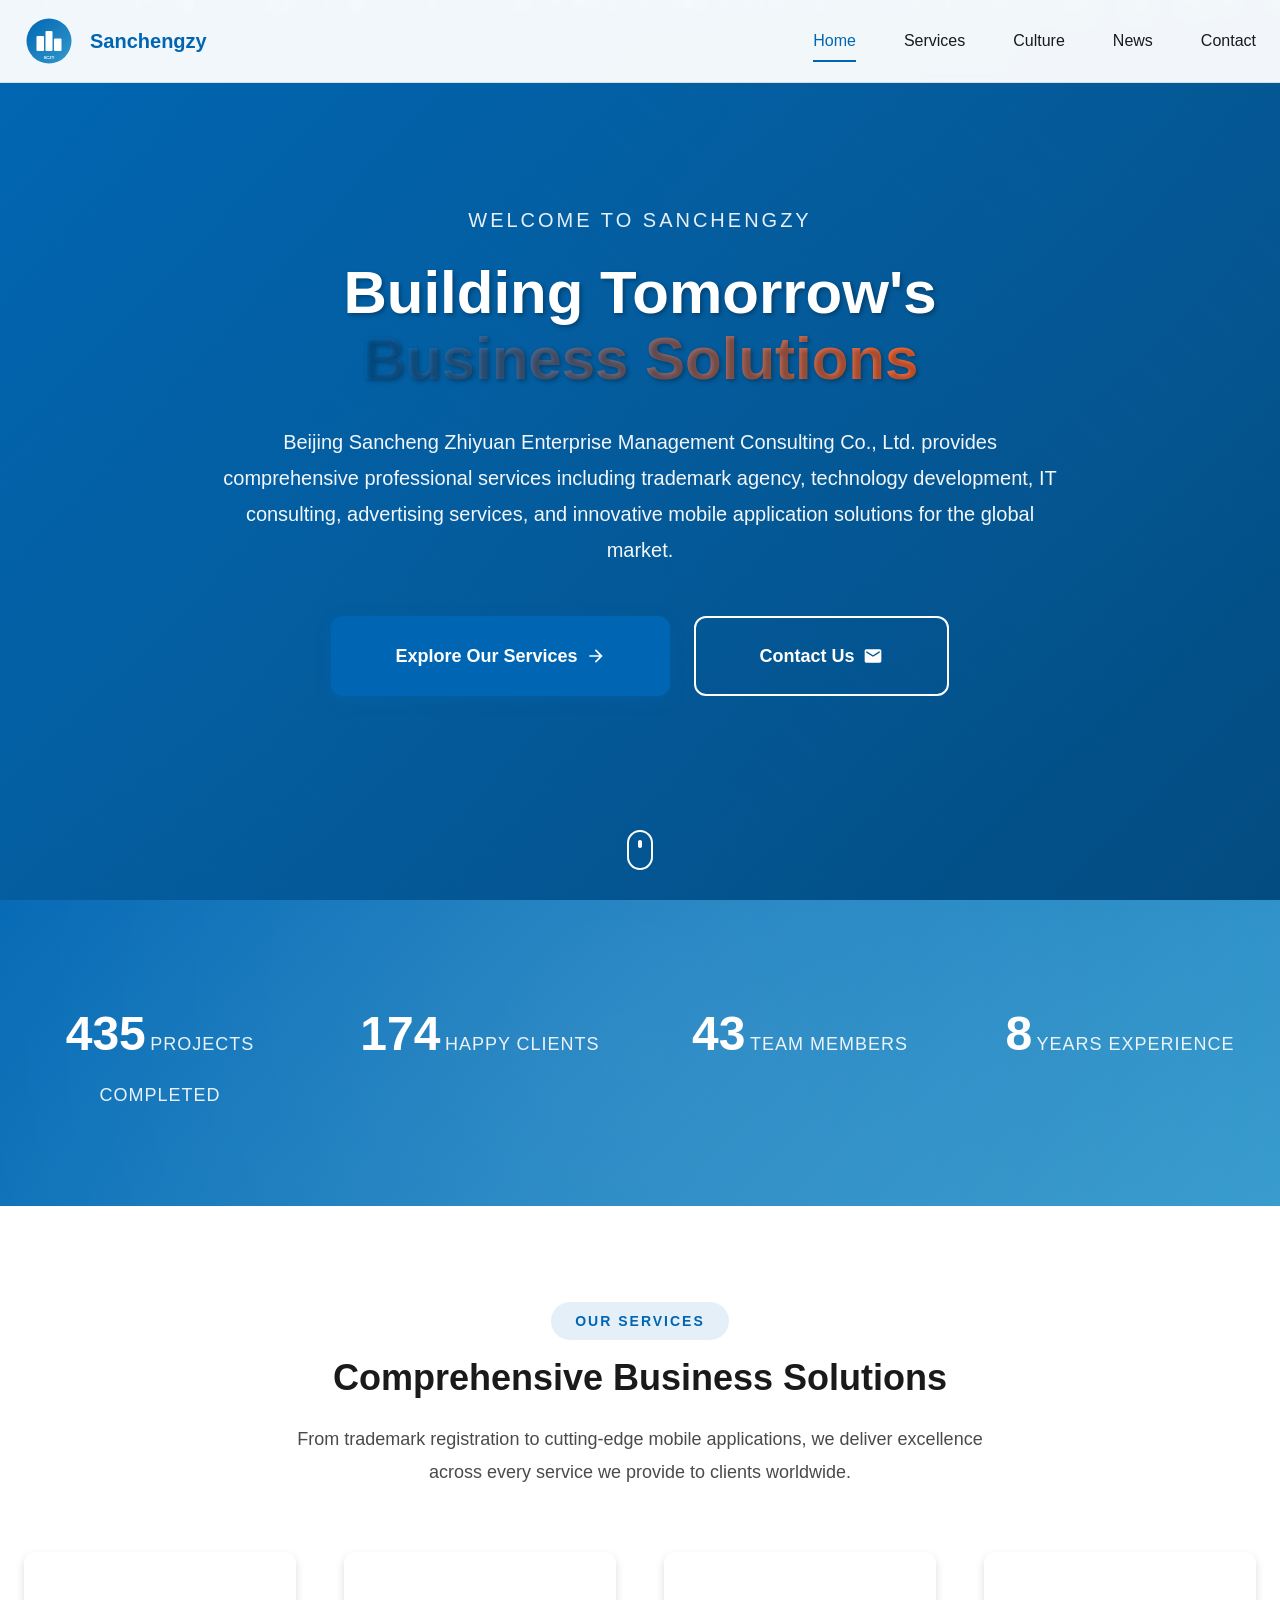
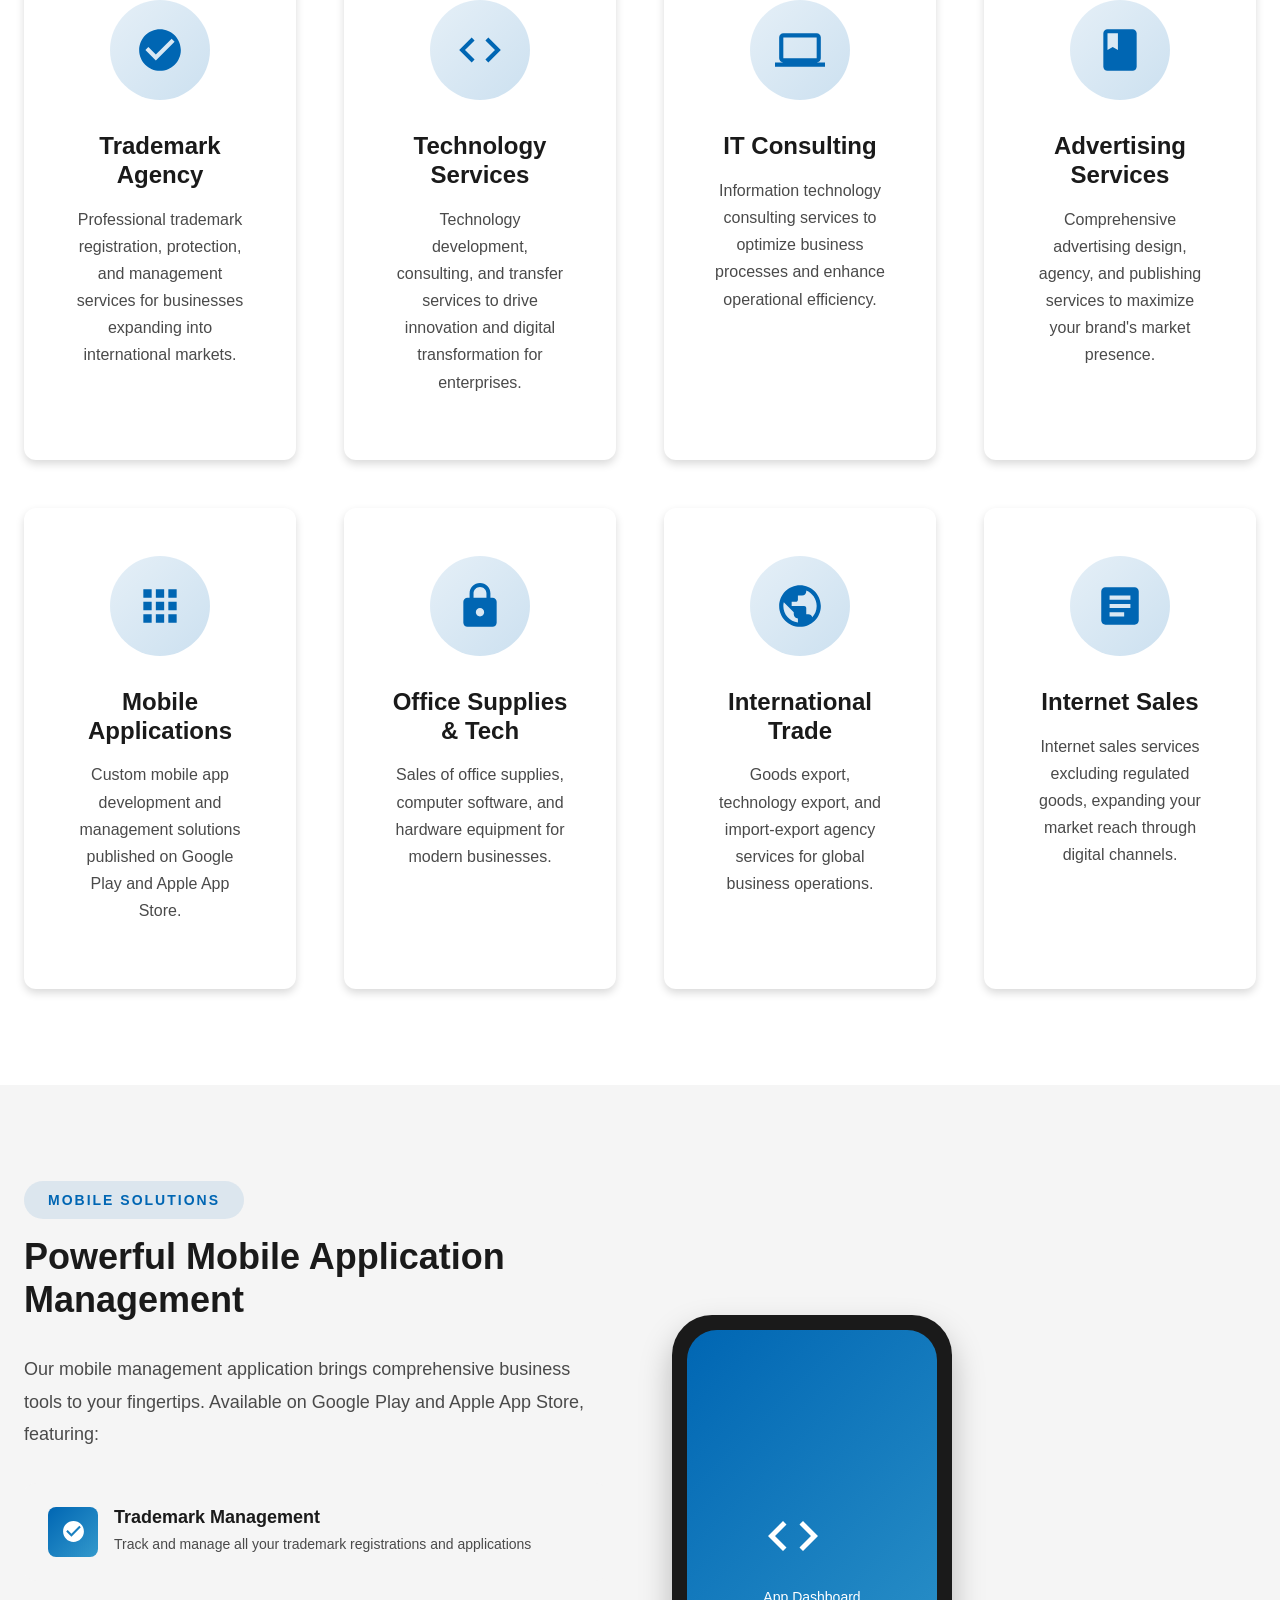
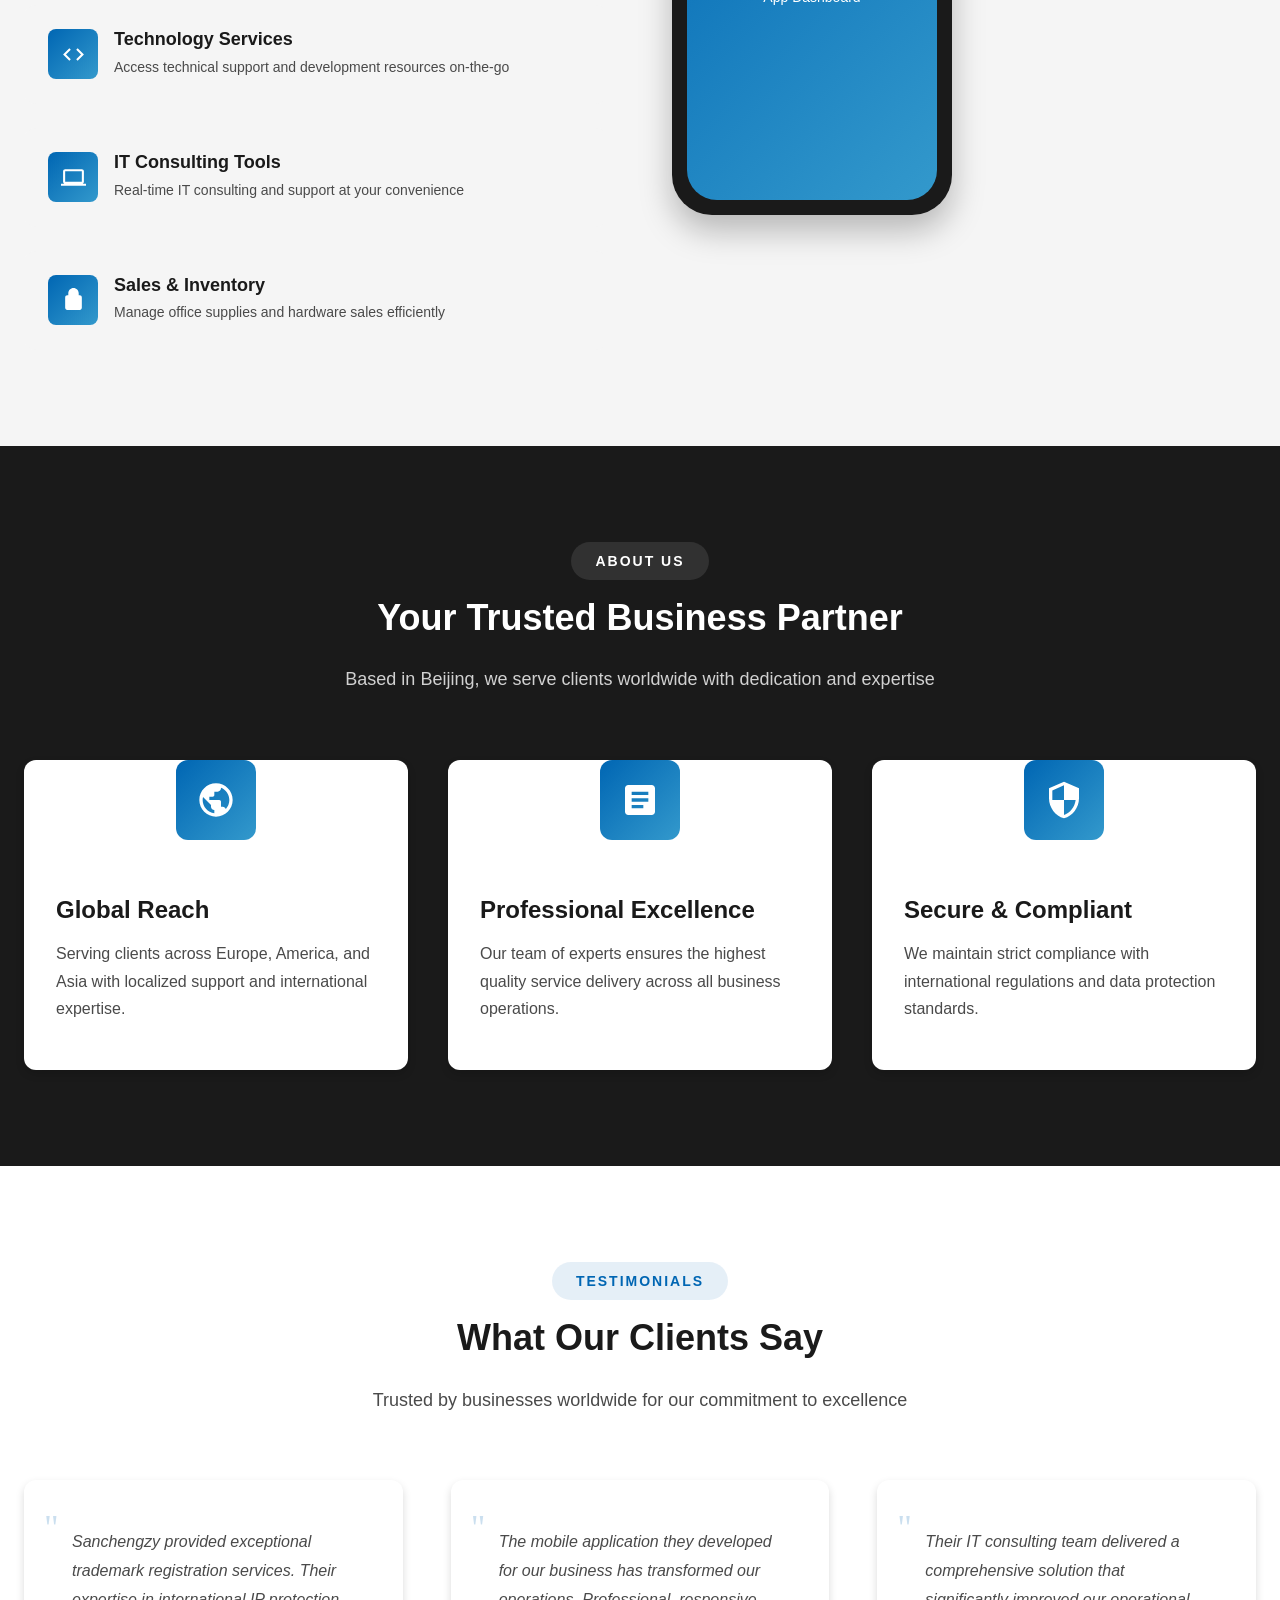
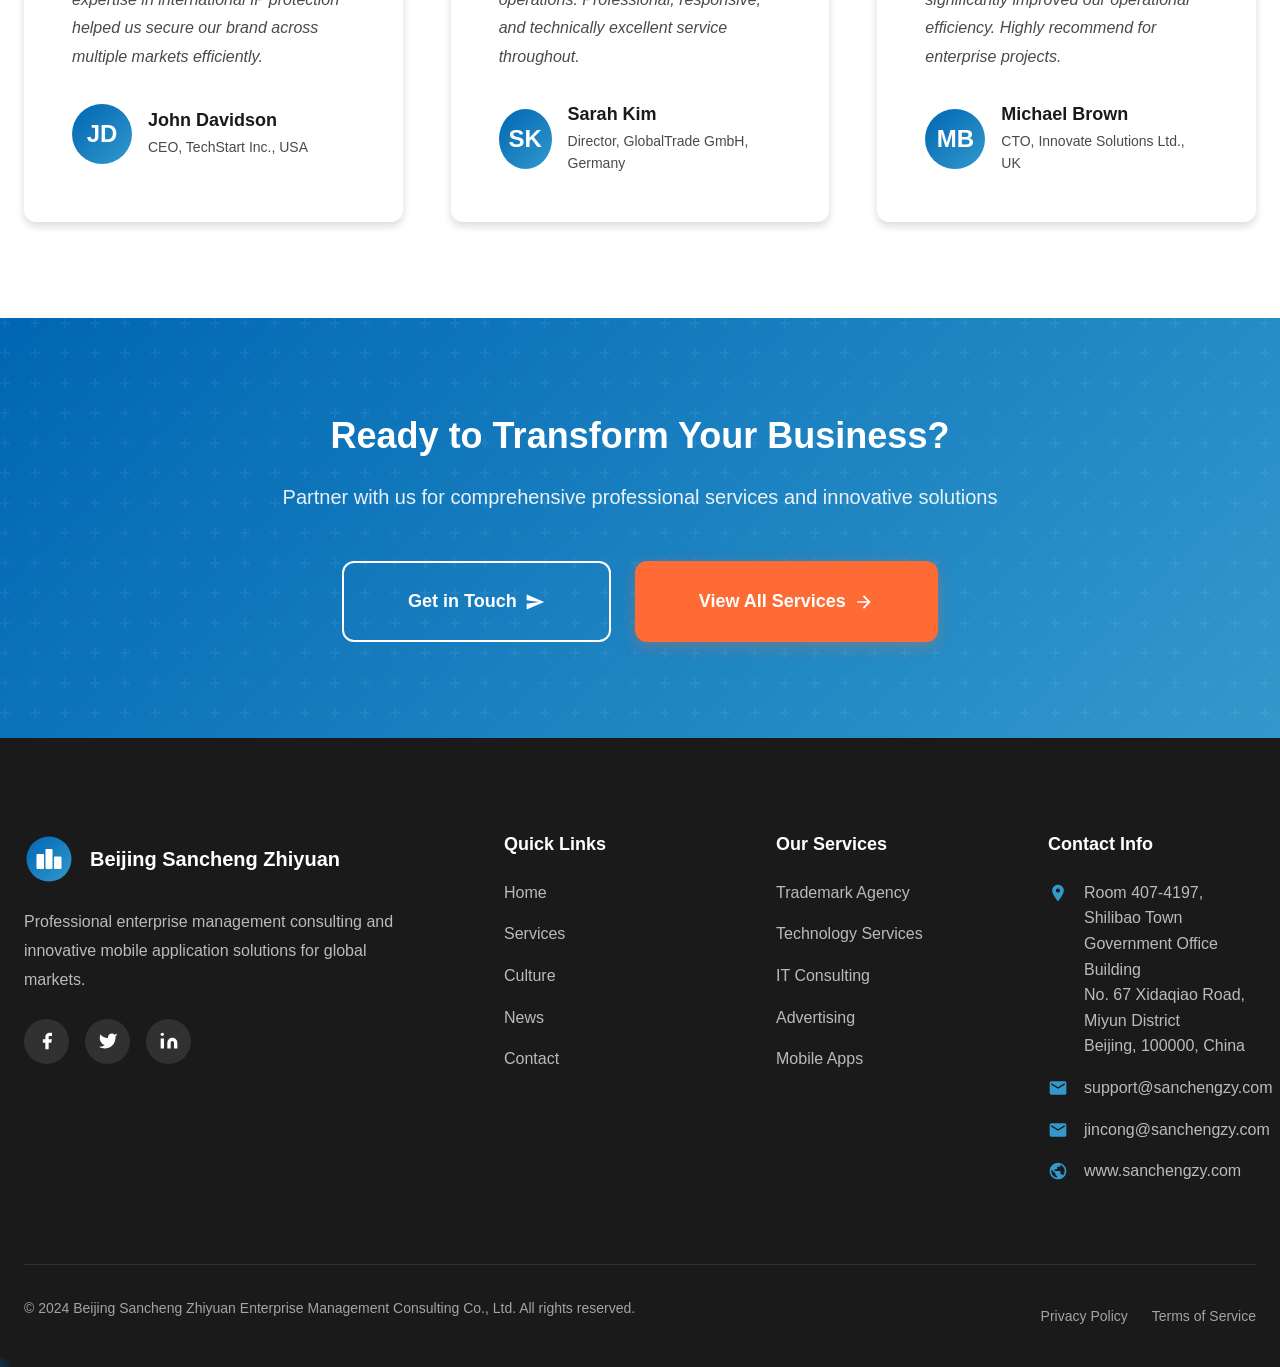
<file: index.html>
<!DOCTYPE html>
<html lang="en">
<head>
    <meta charset="UTF-8">
    <meta name="viewport" content="width=device-width, initial-scale=1.0">
    <meta http-equiv="X-UA-Compatible" content="IE=edge">
    
    <!-- SEO Meta Tags -->
    <title>Beijing Sancheng Zhiyuan Enterprise Management Consulting Co., Ltd. | Professional Business Services</title>
    <meta name="description" content="Beijing Sancheng Zhiyuan Enterprise Management Consulting Co., Ltd. provides professional trademark agency, technology services, IT consulting, advertising services, and mobile app management solutions for global markets.">
    <meta name="keywords" content="enterprise management, trademark agency, technology services, IT consulting, advertising services, mobile app, Beijing, China">
    <meta name="author" content="Beijing Sancheng Zhiyuan Enterprise Management Consulting Co., Ltd.">
    <meta name="robots" content="index, follow, max-snippet:-1, max-image-preview:large, max-video-preview:-1">
    
    <!-- Open Graph / Facebook -->
    <meta property="og:type" content="website">
    <meta property="og:url" content="https://sanchengzy.com/">
    <meta property="og:title" content="Beijing Sancheng Zhiyuan Enterprise Management Consulting Co., Ltd.">
    <meta property="og:description" content="Professional enterprise management consulting and mobile app solutions for global markets.">
    <meta property="og:image" content="https://sanchengzy.com/images/og-image.png">
    <meta property="og:locale" content="en_US">
    <meta property="og:site_name" content="Sanchengzy">
    
    <!-- Twitter -->
    <meta name="twitter:card" content="summary_large_image">
    <meta name="twitter:url" content="https://sanchengzy.com/">
    <meta name="twitter:title" content="Beijing Sancheng Zhiyuan Enterprise Management Consulting Co., Ltd.">
    <meta name="twitter:description" content="Professional enterprise management consulting and mobile app solutions for global markets.">
    <meta name="twitter:image" content="https://sanchengzy.com/images/og-image.png">
    
    <!-- Canonical URL -->
    <link rel="canonical" href="https://sanchengzy.com/">
    
    <!-- Favicon -->
    <link rel="icon" type="image/svg+xml" href="images/logo.svg">
    <link rel="apple-touch-icon" sizes="180x180" href="images/logo.svg">
    
    <!-- Schema.org Structured Data -->
    <script type="application/ld+json">
    {
        "@context": "https://schema.org",
        "@type": "Organization",
        "name": "Beijing Sancheng Zhiyuan Enterprise Management Consulting Co., Ltd.",
        "alternateName": "Sanchengzy",
        "url": "https://sanchengzy.com",
        "logo": "https://sanchengzy.com/images/logo.svg",
        "description": "Professional enterprise management consulting and mobile app solutions provider",
        "address": {
            "@type": "PostalAddress",
            "streetAddress": "Room 407-4197, Shilibao Town Government Office Building, No. 67 Xidaqiao Road, Miyun District",
            "addressLocality": "Beijing",
            "postalCode": "100000",
            "addressCountry": "CN"
        },
        "contactPoint": {
            "@type": "ContactPoint",
            "email": "support@sanchengzy.com",
            "contactType": "customer service"
        },
        "sameAs": [
            "https://www.facebook.com/sanchengzy",
            "https://twitter.com/sanchengzy",
            "https://www.linkedin.com/company/sanchengzy"
        ]
    }
    </script>
    
    <!-- Stylesheets -->
    <link rel="stylesheet" href="css/main.css">
    <link rel="stylesheet" href="css/animations.css">
    <link rel="stylesheet" href="css/responsive.css">
</head>
<body>
    <!-- Page Loader -->
    <div class="page-loader">
        <div class="loader"></div>
    </div>

    <!-- Header -->
    <header class="header">
        <div class="container">
            <div class="header-inner">
                <a href="index.html" class="logo">
                    <svg viewBox="0 0 100 100" width="50" height="50">
                        <defs>
                            <linearGradient id="logoGrad" x1="0%" y1="0%" x2="100%" y2="100%">
                                <stop offset="0%" stop-color="#0066b3"/>
                                <stop offset="100%" stop-color="#3399cc"/>
                            </linearGradient>
                        </defs>
                        <circle cx="50" cy="50" r="45" fill="url(#logoGrad)"/>
                        <rect x="25" y="40" width="15" height="30" fill="#fff" rx="2"/>
                        <rect x="43" y="30" width="14" height="40" fill="#fff" rx="2"/>
                        <rect x="60" y="45" width="15" height="25" fill="#fff" rx="2"/>
                        <text x="50" y="85" text-anchor="middle" font-family="Arial" font-size="8" fill="#fff" font-weight="bold">SCZY</text>
                    </svg>
                    <span class="logo-text">Sanchengzy</span>
                </a>
                
                <nav class="nav-menu">
                    <a href="index.html" class="nav-link active">Home</a>
                    <a href="services.html" class="nav-link">Services</a>
                    <a href="culture.html" class="nav-link">Culture</a>
                    <a href="news.html" class="nav-link">News</a>
                    <a href="contact.html" class="nav-link">Contact</a>
                </nav>
                
                <button class="nav-toggle" aria-label="Toggle navigation">
                    <span></span>
                    <span></span>
                    <span></span>
                </button>
            </div>
        </div>
    </header>

    <!-- Hero Section -->
    <section class="hero">
        <div class="hero-bg">
            <div class="hero-pattern"></div>
        </div>
        
        <div class="particles"></div>
        
        <div class="hero-content fade-in">
            <p class="hero-subtitle">Welcome to Sanchengzy</p>
            <h1 class="hero-title">Building Tomorrow's <span class="text-gradient-animate">Business Solutions</span></h1>
            <p class="hero-description">
                Beijing Sancheng Zhiyuan Enterprise Management Consulting Co., Ltd. provides comprehensive professional services including trademark agency, technology development, IT consulting, advertising services, and innovative mobile application solutions for the global market.
            </p>
            <div class="hero-buttons">
                <a href="services.html" class="btn btn-primary btn-lg btn-shine">
                    Explore Our Services
                    <svg viewBox="0 0 24 24" width="20" height="20" fill="currentColor">
                        <path d="M12 4l-1.41 1.41L16.17 11H4v2h12.17l-5.58 5.59L12 20l8-8z"/>
                    </svg>
                </a>
                <a href="contact.html" class="btn btn-secondary btn-lg">
                    Contact Us
                    <svg viewBox="0 0 24 24" width="20" height="20" fill="currentColor">
                        <path d="M20 4H4c-1.1 0-1.99.9-1.99 2L2 18c0 1.1.9 2 2 2h16c1.1 0 2-.9 2-2V6c0-1.1-.9-2-2-2zm0 4l-8 5-8-5V6l8 5 8-5v2z"/>
                    </svg>
                </a>
            </div>
        </div>
        
        <div class="scroll-indicator">
            <div class="scroll-indicator-mouse">
                <div class="scroll-indicator-wheel"></div>
            </div>
        </div>
    </section>

    <!-- Statistics Section -->
    <section class="stats-section">
        <div class="container">
            <div class="stats-grid">
                <div class="stat-item fade-in">
                    <span class="stat-number counter" data-count="500" data-duration="2000">0</span>
                    <span class="stat-label">Projects Completed</span>
                </div>
                <div class="stat-item fade-in">
                    <span class="stat-number counter" data-count="200" data-duration="2000">0</span>
                    <span class="stat-label">Happy Clients</span>
                </div>
                <div class="stat-item fade-in">
                    <span class="stat-number counter" data-count="50" data-duration="2000">0</span>
                    <span class="stat-label">Team Members</span>
                </div>
                <div class="stat-item fade-in">
                    <span class="stat-number counter" data-count="10" data-duration="2000">0</span>
                    <span class="stat-label">Years Experience</span>
                </div>
            </div>
        </div>
    </section>

    <!-- Services Section -->
    <section class="section" id="services">
        <div class="container">
            <div class="section-header fade-in">
                <span class="section-label">Our Services</span>
                <h2 class="section-title">Comprehensive Business Solutions</h2>
                <p class="section-description">
                    From trademark registration to cutting-edge mobile applications, we deliver excellence across every service we provide to clients worldwide.
                </p>
            </div>
            
            <div class="services-grid">
                <div class="service-card stagger-item hover-lift">
                    <div class="service-icon">
                        <svg viewBox="0 0 24 24">
                            <path d="M12 2C6.48 2 2 6.48 2 12s4.48 10 10 10 10-4.48 10-10S17.52 2 12 2zm-2 15l-5-5 1.41-1.41L10 14.17l7.59-7.59L19 8l-9 9z"/>
                        </svg>
                    </div>
                    <h3 class="service-title">Trademark Agency</h3>
                    <p class="service-description">
                        Professional trademark registration, protection, and management services for businesses expanding into international markets.
                    </p>
                </div>
                
                <div class="service-card stagger-item hover-lift">
                    <div class="service-icon">
                        <svg viewBox="0 0 24 24">
                            <path d="M9.4 16.6L4.8 12l4.6-4.6L8 6l-6 6 6 6 1.4-1.4zm5.2 0l4.6-4.6-4.6-4.6L16 6l6 6-6 6-1.4-1.4z"/>
                        </svg>
                    </div>
                    <h3 class="service-title">Technology Services</h3>
                    <p class="service-description">
                        Technology development, consulting, and transfer services to drive innovation and digital transformation for enterprises.
                    </p>
                </div>
                
                <div class="service-card stagger-item hover-lift">
                    <div class="service-icon">
                        <svg viewBox="0 0 24 24">
                            <path d="M20 18c1.1 0 1.99-.9 1.99-2L22 6c0-1.1-.9-2-2-2H4c-1.1 0-2 .9-2 2v10c0 1.1.9 2 2 2H0v2h24v-2h-4zM4 6h16v10H4V6z"/>
                        </svg>
                    </div>
                    <h3 class="service-title">IT Consulting</h3>
                    <p class="service-description">
                        Information technology consulting services to optimize business processes and enhance operational efficiency.
                    </p>
                </div>
                
                <div class="service-card stagger-item hover-lift">
                    <div class="service-icon">
                        <svg viewBox="0 0 24 24">
                            <path d="M18 2H6c-1.1 0-2 .9-2 2v16c0 1.1.9 2 2 2h12c1.1 0 2-.9 2-2V4c0-1.1-.9-2-2-2zM6 4h5v8l-2.5-1.5L6 12V4z"/>
                        </svg>
                    </div>
                    <h3 class="service-title">Advertising Services</h3>
                    <p class="service-description">
                        Comprehensive advertising design, agency, and publishing services to maximize your brand's market presence.
                    </p>
                </div>
                
                <div class="service-card stagger-item hover-lift">
                    <div class="service-icon">
                        <svg viewBox="0 0 24 24">
                            <path d="M4 8h4V4H4v4zm6 12h4v-4h-4v4zm-6 0h4v-4H4v4zm0-6h4v-4H4v4zm6 0h4v-4h-4v4zm6-10v4h4V4h-4zm-6 4h4V4h-4v4zm6 6h4v-4h-4v4zm0 6h4v-4h-4v4z"/>
                        </svg>
                    </div>
                    <h3 class="service-title">Mobile Applications</h3>
                    <p class="service-description">
                        Custom mobile app development and management solutions published on Google Play and Apple App Store.
                    </p>
                </div>
                
                <div class="service-card stagger-item hover-lift">
                    <div class="service-icon">
                        <svg viewBox="0 0 24 24">
                            <path d="M18 8h-1V6c0-2.76-2.24-5-5-5S7 3.24 7 6v2H6c-1.1 0-2 .9-2 2v10c0 1.1.9 2 2 2h12c1.1 0 2-.9 2-2V10c0-1.1-.9-2-2-2zm-6 9c-1.1 0-2-.9-2-2s.9-2 2-2 2 .9 2 2-.9 2-2 2zm3.1-9H8.9V6c0-1.71 1.39-3.1 3.1-3.1 1.71 0 3.1 1.39 3.1 3.1v2z"/>
                        </svg>
                    </div>
                    <h3 class="service-title">Office Supplies & Tech</h3>
                    <p class="service-description">
                        Sales of office supplies, computer software, and hardware equipment for modern businesses.
                    </p>
                </div>
                
                <div class="service-card stagger-item hover-lift">
                    <div class="service-icon">
                        <svg viewBox="0 0 24 24">
                            <path d="M12 2C6.48 2 2 6.48 2 12s4.48 10 10 10 10-4.48 10-10S17.52 2 12 2zm-1 17.93c-3.95-.49-7-3.85-7-7.93 0-.62.08-1.21.21-1.79L9 15v1c0 1.1.9 2 2 2v1.93zm6.9-2.54c-.26-.81-1-1.39-1.9-1.39h-1v-3c0-.55-.45-1-1-1H8v-2h2c.55 0 1-.45 1-1V7h2c1.1 0 2-.9 2-2v-.41c2.93 1.19 5 4.06 5 7.41 0 2.08-.8 3.97-2.1 5.39z"/>
                        </svg>
                    </div>
                    <h3 class="service-title">International Trade</h3>
                    <p class="service-description">
                        Goods export, technology export, and import-export agency services for global business operations.
                    </p>
                </div>
                
                <div class="service-card stagger-item hover-lift">
                    <div class="service-icon">
                        <svg viewBox="0 0 24 24">
                            <path d="M19 3H5c-1.1 0-2 .9-2 2v14c0 1.1.9 2 2 2h14c1.1 0 2-.9 2-2V5c0-1.1-.9-2-2-2zm-5 14H7v-2h7v2zm3-4H7v-2h10v2zm0-4H7V7h10v2z"/>
                        </svg>
                    </div>
                    <h3 class="service-title">Internet Sales</h3>
                    <p class="service-description">
                        Internet sales services excluding regulated goods, expanding your market reach through digital channels.
                    </p>
                </div>
            </div>
        </div>
    </section>

    <!-- App Showcase Section -->
    <section class="section section-light" id="mobile-app">
        <div class="container">
            <div class="app-showcase">
                <div class="app-content fade-in-left">
                    <span class="section-label">Mobile Solutions</span>
                    <h2>Powerful Mobile Application Management</h2>
                    <p>
                        Our mobile management application brings comprehensive business tools to your fingertips. Available on Google Play and Apple App Store, featuring:
                    </p>
                    
                    <div class="app-features">
                        <div class="app-feature">
                            <div class="app-feature-icon">
                                <svg viewBox="0 0 24 24">
                                    <path d="M12 2C6.48 2 2 6.48 2 12s4.48 10 10 10 10-4.48 10-10S17.52 2 12 2zm-2 15l-5-5 1.41-1.41L10 14.17l7.59-7.59L19 8l-9 9z"/>
                                </svg>
                            </div>
                            <div class="app-feature-content">
                                <h4>Trademark Management</h4>
                                <p>Track and manage all your trademark registrations and applications</p>
                            </div>
                        </div>
                        
                        <div class="app-feature">
                            <div class="app-feature-icon">
                                <svg viewBox="0 0 24 24">
                                    <path d="M9.4 16.6L4.8 12l4.6-4.6L8 6l-6 6 6 6 1.4-1.4zm5.2 0l4.6-4.6-4.6-4.6L16 6l6 6-6 6-1.4-1.4z"/>
                                </svg>
                            </div>
                            <div class="app-feature-content">
                                <h4>Technology Services</h4>
                                <p>Access technical support and development resources on-the-go</p>
                            </div>
                        </div>
                        
                        <div class="app-feature">
                            <div class="app-feature-icon">
                                <svg viewBox="0 0 24 24">
                                    <path d="M20 18c1.1 0 1.99-.9 1.99-2L22 6c0-1.1-.9-2-2-2H4c-1.1 0-2 .9-2 2v10c0 1.1.9 2 2 2H0v2h24v-2h-4zM4 6h16v10H4V6z"/>
                                </svg>
                            </div>
                            <div class="app-feature-content">
                                <h4>IT Consulting Tools</h4>
                                <p>Real-time IT consulting and support at your convenience</p>
                            </div>
                        </div>
                        
                        <div class="app-feature">
                            <div class="app-feature-icon">
                                <svg viewBox="0 0 24 24">
                                    <path d="M18 8h-1V6c0-2.76-2.24-5-5-5S7 3.24 7 6v2H6c-1.1 0-2 .9-2 2v10c0 1.1.9 2 2 2h12c1.1 0 2-.9 2-2V10c0-1.1-.9-2-2-2z"/>
                                </svg>
                            </div>
                            <div class="app-feature-content">
                                <h4>Sales & Inventory</h4>
                                <p>Manage office supplies and hardware sales efficiently</p>
                            </div>
                        </div>
                    </div>
                </div>
                
                <div class="app-screenshots fade-in-right">
                    <div class="app-phone-mockup">
                        <div class="app-phone-screen">
                            <div>
                                <svg viewBox="0 0 24 24" width="60" height="60" fill="white">
                                    <path d="M9.4 16.6L4.8 12l4.6-4.6L8 6l-6 6 6 6 1.4-1.4zm5.2 0l4.6-4.6-4.6-4.6L16 6l6 6-6 6-1.4-1.4z"/>
                                </svg>
                                <p style="margin-top: 20px; font-size: 14px;">App Dashboard</p>
                            </div>
                        </div>
                    </div>
                </div>
            </div>
        </div>
    </section>

    <!-- About Section -->
    <section class="section section-dark" id="about">
        <div class="container">
            <div class="section-header fade-in">
                <span class="section-label" style="background: rgba(255,255,255,0.1); color: #fff;">About Us</span>
                <h2 class="section-title">Your Trusted Business Partner</h2>
                <p class="section-description">
                    Based in Beijing, we serve clients worldwide with dedication and expertise
                </p>
            </div>
            
            <div class="grid" style="grid-template-columns: repeat(auto-fit, minmax(300px, 1fr)); gap: 40px;">
                <div class="card fade-in hover-lift">
                    <div class="card-icon" style="background: var(--gradient-primary);">
                        <svg viewBox="0 0 24 24" fill="white">
                            <path d="M12 2C6.48 2 2 6.48 2 12s4.48 10 10 10 10-4.48 10-10S17.52 2 12 2zm-1 17.93c-3.95-.49-7-3.85-7-7.93 0-.62.08-1.21.21-1.79L9 15v1c0 1.1.9 2 2 2v1.93zm6.9-2.54c-.26-.81-1-1.39-1.9-1.39h-1v-3c0-.55-.45-1-1-1H8v-2h2c.55 0 1-.45 1-1V7h2c1.1 0 2-.9 2-2v-.41c2.93 1.19 5 4.06 5 7.41 0 2.08-.8 3.97-2.1 5.39z"/>
                        </svg>
                    </div>
                    <div class="card-content">
                        <h3 class="card-title">Global Reach</h3>
                        <p class="card-description">
                            Serving clients across Europe, America, and Asia with localized support and international expertise.
                        </p>
                    </div>
                </div>
                
                <div class="card fade-in hover-lift">
                    <div class="card-icon" style="background: var(--gradient-primary);">
                        <svg viewBox="0 0 24 24" fill="white">
                            <path d="M19 3H5c-1.1 0-2 .9-2 2v14c0 1.1.9 2 2 2h14c1.1 0 2-.9 2-2V5c0-1.1-.9-2-2-2zm-5 14H7v-2h7v2zm3-4H7v-2h10v2zm0-4H7V7h10v2z"/>
                        </svg>
                    </div>
                    <div class="card-content">
                        <h3 class="card-title">Professional Excellence</h3>
                        <p class="card-description">
                            Our team of experts ensures the highest quality service delivery across all business operations.
                        </p>
                    </div>
                </div>
                
                <div class="card fade-in hover-lift">
                    <div class="card-icon" style="background: var(--gradient-primary);">
                        <svg viewBox="0 0 24 24" fill="white">
                            <path d="M12 1L3 5v6c0 5.55 3.84 10.74 9 12 5.16-1.26 9-6.45 9-12V5l-9-4zm0 10.99h7c-.53 4.12-3.28 7.79-7 8.94V12H5V6.3l7-3.11v8.8z"/>
                        </svg>
                    </div>
                    <div class="card-content">
                        <h3 class="card-title">Secure & Compliant</h3>
                        <p class="card-description">
                            We maintain strict compliance with international regulations and data protection standards.
                        </p>
                    </div>
                </div>
            </div>
        </div>
    </section>

    <!-- Testimonials Section -->
    <section class="section" id="testimonials">
        <div class="container">
            <div class="section-header fade-in">
                <span class="section-label">Testimonials</span>
                <h2 class="section-title">What Our Clients Say</h2>
                <p class="section-description">
                    Trusted by businesses worldwide for our commitment to excellence
                </p>
            </div>
            
            <div class="testimonials-grid">
                <div class="testimonial-card fade-in hover-lift">
                    <span class="testimonial-quote">"</span>
                    <p class="testimonial-text">
                        Sanchengzy provided exceptional trademark registration services. Their expertise in international IP protection helped us secure our brand across multiple markets efficiently.
                    </p>
                    <div class="testimonial-author">
                        <div class="testimonial-avatar">JD</div>
                        <div class="testimonial-info">
                            <h4>John Davidson</h4>
                            <p>CEO, TechStart Inc., USA</p>
                        </div>
                    </div>
                </div>
                
                <div class="testimonial-card fade-in hover-lift">
                    <span class="testimonial-quote">"</span>
                    <p class="testimonial-text">
                        The mobile application they developed for our business has transformed our operations. Professional, responsive, and technically excellent service throughout.
                    </p>
                    <div class="testimonial-author">
                        <div class="testimonial-avatar">SK</div>
                        <div class="testimonial-info">
                            <h4>Sarah Kim</h4>
                            <p>Director, GlobalTrade GmbH, Germany</p>
                        </div>
                    </div>
                </div>
                
                <div class="testimonial-card fade-in hover-lift">
                    <span class="testimonial-quote">"</span>
                    <p class="testimonial-text">
                        Their IT consulting team delivered a comprehensive solution that significantly improved our operational efficiency. Highly recommend for enterprise projects.
                    </p>
                    <div class="testimonial-author">
                        <div class="testimonial-avatar">MB</div>
                        <div class="testimonial-info">
                            <h4>Michael Brown</h4>
                            <p>CTO, Innovate Solutions Ltd., UK</p>
                        </div>
                    </div>
                </div>
            </div>
        </div>
    </section>

    <!-- CTA Section -->
    <section class="cta-section">
        <div class="container">
            <div class="cta-content fade-in">
                <h2>Ready to Transform Your Business?</h2>
                <p>Partner with us for comprehensive professional services and innovative solutions</p>
                <div class="cta-buttons">
                    <a href="contact.html" class="btn btn-secondary btn-lg">
                        Get in Touch
                        <svg viewBox="0 0 24 24" width="20" height="20" fill="currentColor">
                            <path d="M2.01 21L23 12 2.01 3 2 10l15 2-15 2z"/>
                        </svg>
                    </a>
                    <a href="services.html" class="btn btn-accent btn-lg">
                        View All Services
                        <svg viewBox="0 0 24 24" width="20" height="20" fill="currentColor">
                            <path d="M12 4l-1.41 1.41L16.17 11H4v2h12.17l-5.58 5.59L12 20l8-8z"/>
                        </svg>
                    </a>
                </div>
            </div>
        </div>
    </section>

    <!-- Footer -->
    <footer class="footer">
        <div class="container">
            <div class="footer-grid">
                <div class="footer-about">
                    <div class="footer-logo">
                        <svg viewBox="0 0 100 100" width="50" height="50">
                            <defs>
                                <linearGradient id="footerLogoGrad" x1="0%" y1="0%" x2="100%" y2="100%">
                                    <stop offset="0%" stop-color="#0066b3"/>
                                    <stop offset="100%" stop-color="#3399cc"/>
                                </linearGradient>
                            </defs>
                            <circle cx="50" cy="50" r="45" fill="url(#footerLogoGrad)"/>
                            <rect x="25" y="40" width="15" height="30" fill="#fff" rx="2"/>
                            <rect x="43" y="30" width="14" height="40" fill="#fff" rx="2"/>
                            <rect x="60" y="45" width="15" height="25" fill="#fff" rx="2"/>
                        </svg>
                        <span>Beijing Sancheng Zhiyuan</span>
                    </div>
                    <p class="footer-description">
                        Professional enterprise management consulting and innovative mobile application solutions for global markets.
                    </p>
                    <div class="footer-social">
                        <a href="#" class="social-link" aria-label="Facebook">
                            <svg viewBox="0 0 24 24">
                                <path d="M18 2h-3a5 5 0 0 0-5 5v3H7v4h3v8h4v-8h3l1-4h-4V7a1 1 0 0 1 1-1h3z"/>
                            </svg>
                        </a>
                        <a href="#" class="social-link" aria-label="Twitter">
                            <svg viewBox="0 0 24 24">
                                <path d="M23 3a10.9 10.9 0 0 1-3.14 1.53 4.48 4.48 0 0 0-7.86 3v1A10.66 10.66 0 0 1 3 4s-4 9 5 13a11.64 11.64 0 0 1-7 2c9 5 20 0 20-11.5a4.5 4.5 0 0 0-.08-.83A7.72 7.72 0 0 0 23 3z"/>
                            </svg>
                        </a>
                        <a href="#" class="social-link" aria-label="LinkedIn">
                            <svg viewBox="0 0 24 24">
                                <path d="M16 8a6 6 0 0 1 6 6v7h-4v-7a2 2 0 0 0-2-2 2 2 0 0 0-2 2v7h-4v-7a6 6 0 0 1 6-6z"/>
                                <rect x="2" y="9" width="4" height="12"/>
                                <circle cx="4" cy="4" r="2"/>
                            </svg>
                        </a>
                    </div>
                </div>
                
                <div class="footer-column">
                    <h4>Quick Links</h4>
                    <nav class="footer-links">
                        <a href="index.html" class="footer-link">Home</a>
                        <a href="services.html" class="footer-link">Services</a>
                        <a href="culture.html" class="footer-link">Culture</a>
                        <a href="news.html" class="footer-link">News</a>
                        <a href="contact.html" class="footer-link">Contact</a>
                    </nav>
                </div>
                
                <div class="footer-column">
                    <h4>Our Services</h4>
                    <nav class="footer-links">
                        <a href="services.html" class="footer-link">Trademark Agency</a>
                        <a href="services.html" class="footer-link">Technology Services</a>
                        <a href="services.html" class="footer-link">IT Consulting</a>
                        <a href="services.html" class="footer-link">Advertising</a>
                        <a href="services.html" class="footer-link">Mobile Apps</a>
                    </nav>
                </div>
                
                <div class="footer-column">
                    <h4>Contact Info</h4>
                    <div class="footer-contact-item">
                        <svg viewBox="0 0 24 24">
                            <path d="M12 2C8.13 2 5 5.13 5 9c0 5.25 7 13 7 13s7-7.75 7-13c0-3.87-3.13-7-7-7zm0 9.5c-1.38 0-2.5-1.12-2.5-2.5s1.12-2.5 2.5-2.5 2.5 1.12 2.5 2.5-1.12 2.5-2.5 2.5z"/>
                        </svg>
                        <p>Room 407-4197, Shilibao Town Government Office Building<br>No. 67 Xidaqiao Road, Miyun District<br>Beijing, 100000, China</p>
                    </div>
                    <div class="footer-contact-item">
                        <svg viewBox="0 0 24 24">
                            <path d="M20 4H4c-1.1 0-1.99.9-1.99 2L2 18c0 1.1.9 2 2 2h16c1.1 0 2-.9 2-2V6c0-1.1-.9-2-2-2zm0 4l-8 5-8-5V6l8 5 8-5v2z"/>
                        </svg>
                        <p>support@sanchengzy.com</p>
                    </div>
                    <div class="footer-contact-item">
                        <svg viewBox="0 0 24 24">
                            <path d="M20 4H4c-1.1 0-2 .9-2 2v12c0 1.1.9 2 2 2h16c1.1 0 2-.9 2-2V6c0-1.1-.9-2-2-2zm0 4l-8 5-8-5V6l8 5 8-5v2z"/>
                        </svg>
                        <p>jincong@sanchengzy.com</p>
                    </div>
                    <div class="footer-contact-item">
                        <svg viewBox="0 0 24 24">
                            <path d="M12 2C6.48 2 2 6.48 2 12s4.48 10 10 10 10-4.48 10-10S17.52 2 12 2zm-1 17.93c-3.95-.49-7-3.85-7-7.93 0-.62.08-1.21.21-1.79L9 15v1c0 1.1.9 2 2 2v1.93zm6.9-2.54c-.26-.81-1-1.39-1.9-1.39h-1v-3c0-.55-.45-1-1-1H8v-2h2c.55 0 1-.45 1-1V7h2c1.1 0 2-.9 2-2v-.41c2.93 1.19 5 4.06 5 7.41 0 2.08-.8 3.97-2.1 5.39z"/>
                        </svg>
                        <p>www.sanchengzy.com</p>
                    </div>
                </div>
            </div>
            
            <div class="footer-bottom">
                <p class="footer-copyright">
                    &copy; 2024 Beijing Sancheng Zhiyuan Enterprise Management Consulting Co., Ltd. All rights reserved.
                </p>
                <div class="footer-legal">
                    <a href="privacy-policy.html">Privacy Policy</a>
                    <a href="terms-of-service.html">Terms of Service</a>
                </div>
            </div>
        </div>
    </footer>

    <!-- Scroll to Top Button -->
    <button class="scroll-top" aria-label="Scroll to top">
        <svg viewBox="0 0 24 24">
            <path d="M7.41 15.41L12 10.83l4.59 4.58L18 14l-6-6-6 6z"/>
        </svg>
    </button>

    <!-- Scripts -->
    <script src="js/main.js"></script>
    <script src="js/animations.js"></script>
    <script src="js/navigation.js"></script>
</body>
</html>
</file>
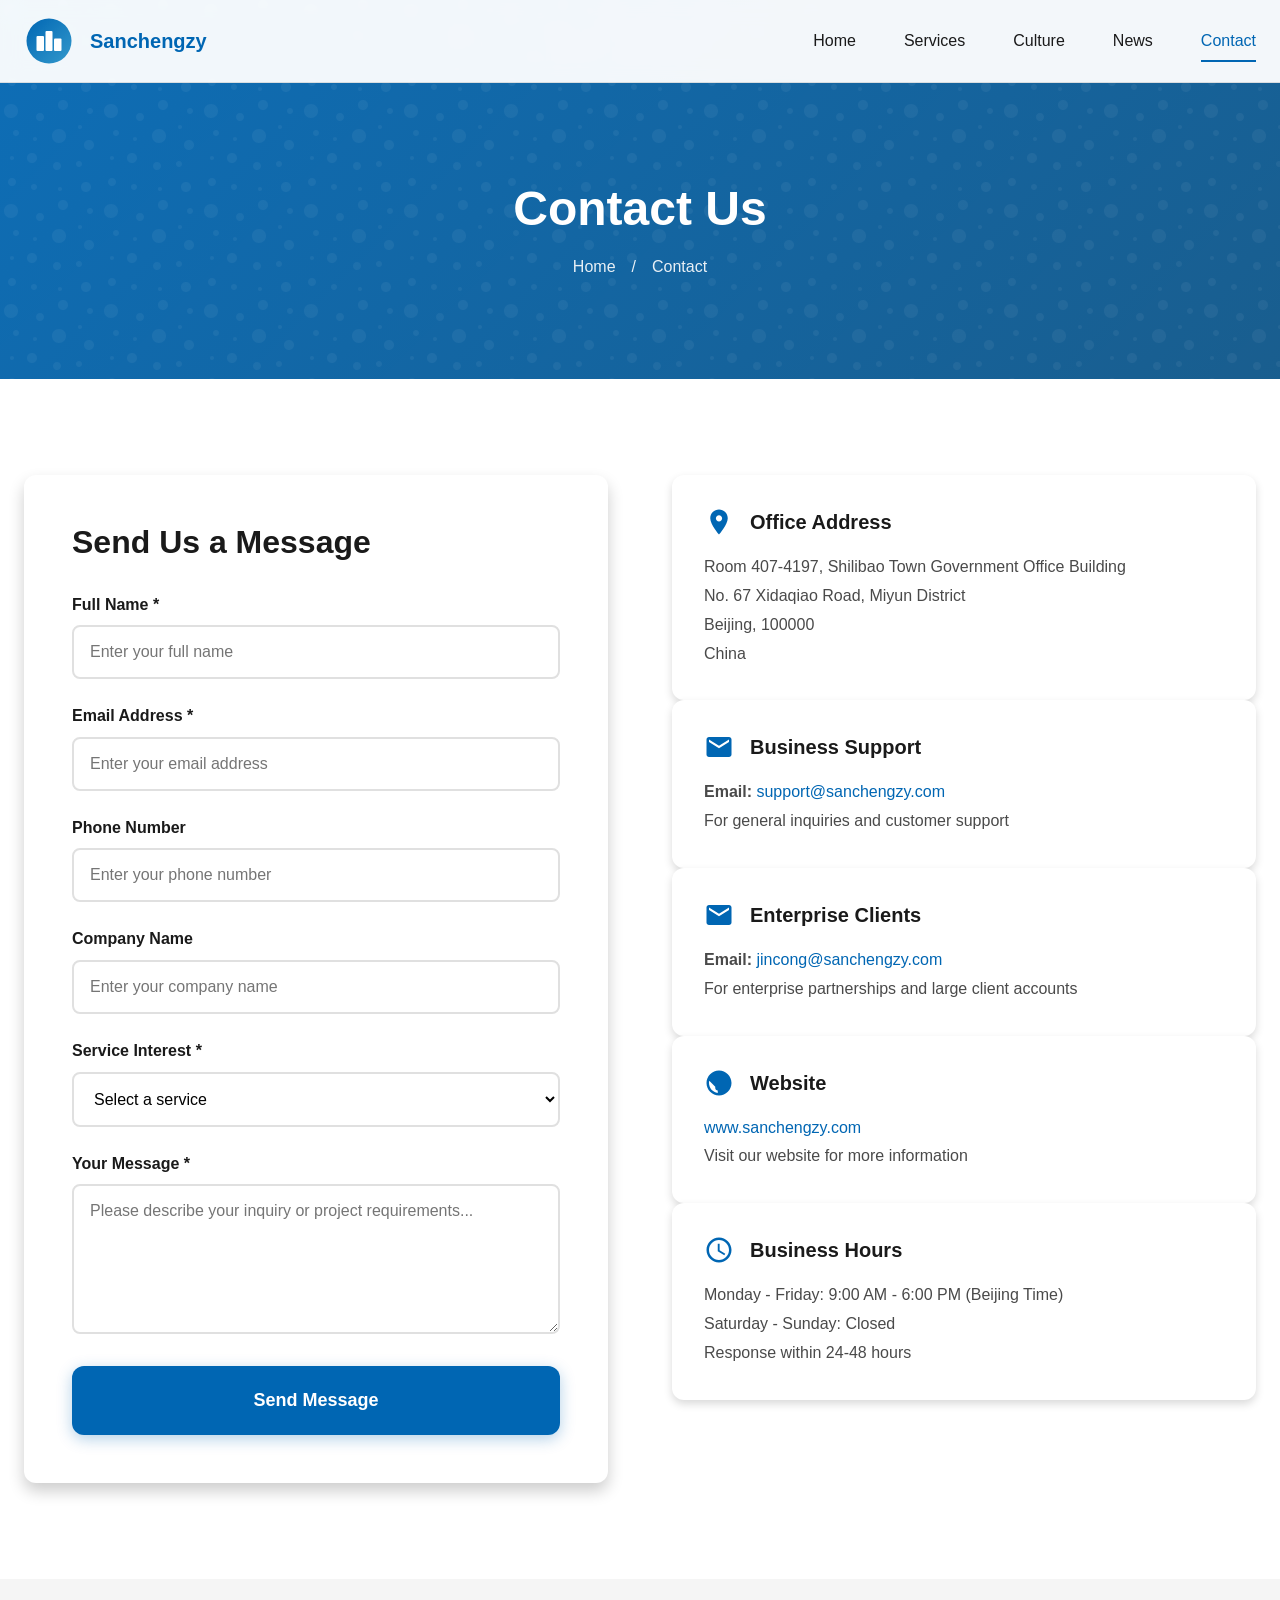
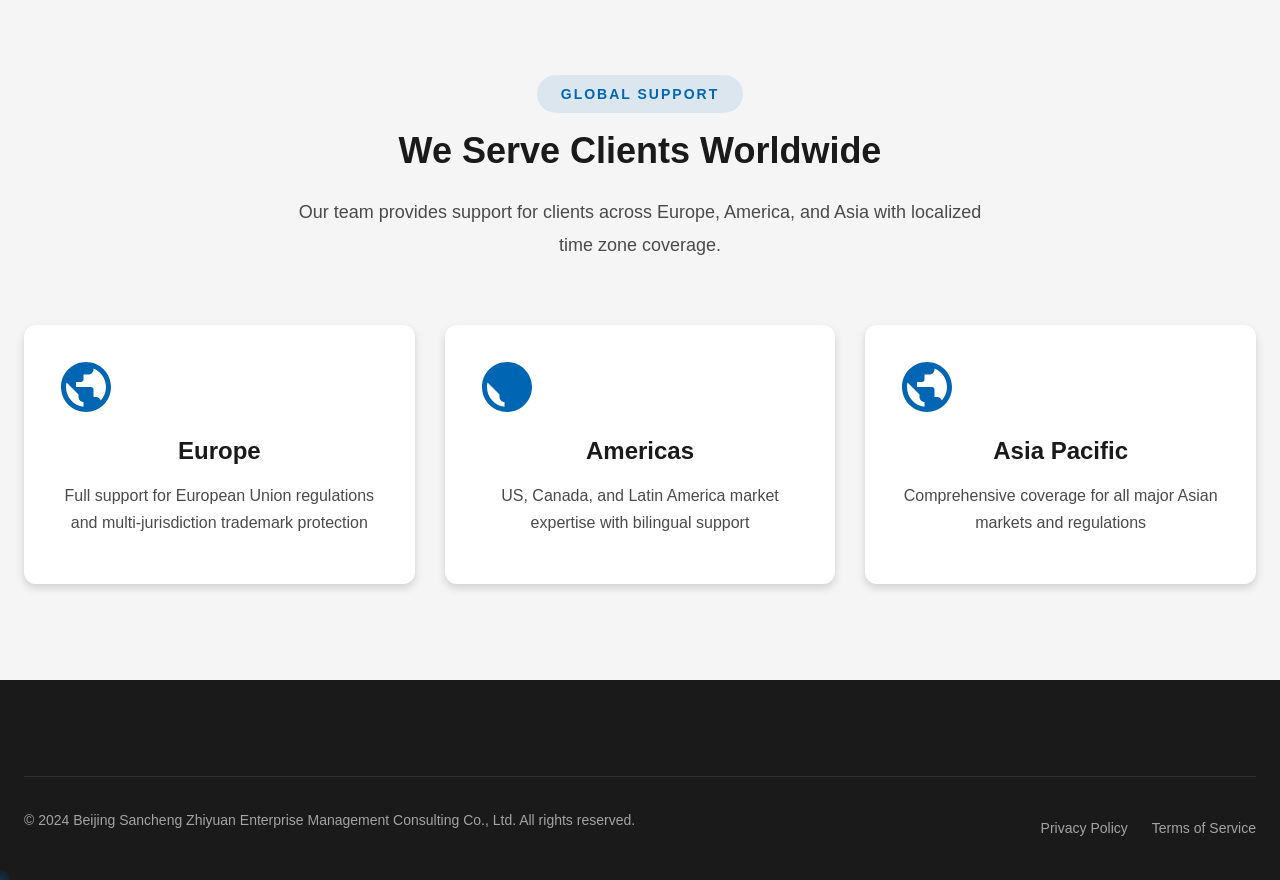
<file: contact.html>
<!DOCTYPE html>
<html lang="en">
<head>
    <meta charset="UTF-8">
    <meta name="viewport" content="width=device-width, initial-scale=1.0">
    <title>Contact Us | Beijing Sancheng Zhiyuan Enterprise Management Consulting Co., Ltd.</title>
    <meta name="description" content="Contact Beijing Sancheng Zhiyuan Enterprise Management Consulting Co., Ltd. for business inquiries, support, and partnership opportunities.">
    <link rel="canonical" href="https://sanchengzy.com/contact.html">
    <link rel="icon" type="image/svg+xml" href="images/logo.svg">
    <link rel="stylesheet" href="css/main.css">
    <link rel="stylesheet" href="css/animations.css">
    <link rel="stylesheet" href="css/responsive.css">
</head>
<body>
    <div class="page-loader"><div class="loader"></div></div>

    <header class="header">
        <div class="container">
            <div class="header-inner">
                <a href="index.html" class="logo">
                    <svg viewBox="0 0 100 100" width="50" height="50">
                        <defs><linearGradient id="logoGrad" x1="0%" y1="0%" x2="100%" y2="100%"><stop offset="0%" stop-color="#0066b3"/><stop offset="100%" stop-color="#3399cc"/></linearGradient></defs>
                        <circle cx="50" cy="50" r="45" fill="url(#logoGrad)"/>
                        <rect x="25" y="40" width="15" height="30" fill="#fff" rx="2"/>
                        <rect x="43" y="30" width="14" height="40" fill="#fff" rx="2"/>
                        <rect x="60" y="45" width="15" height="25" fill="#fff" rx="2"/>
                    </svg>
                    <span class="logo-text">Sanchengzy</span>
                </a>
                <nav class="nav-menu">
                    <a href="index.html" class="nav-link">Home</a>
                    <a href="services.html" class="nav-link">Services</a>
                    <a href="culture.html" class="nav-link">Culture</a>
                    <a href="news.html" class="nav-link">News</a>
                    <a href="contact.html" class="nav-link active">Contact</a>
                </nav>
                <button class="nav-toggle" aria-label="Toggle navigation"><span></span><span></span><span></span></button>
            </div>
        </div>
    </header>

    <section class="page-header">
        <div class="page-header-content">
            <h1>Contact Us</h1>
            <div class="breadcrumb">
                <a href="index.html">Home</a> / <span>Contact</span>
            </div>
        </div>
    </section>

    <section class="section">
        <div class="container">
            <div class="contact-section">
                <div class="contact-form fade-in-left">
                    <h2 style="margin-bottom: 30px; font-size: 2rem;">Send Us a Message</h2>
                    <form action="#" method="post">
                        <div class="form-group">
                            <label for="name">Full Name *</label>
                            <input type="text" id="name" name="name" required placeholder="Enter your full name">
                        </div>

                        <div class="form-group">
                            <label for="email">Email Address *</label>
                            <input type="email" id="email" name="email" required placeholder="Enter your email address">
                        </div>

                        <div class="form-group">
                            <label for="phone">Phone Number</label>
                            <input type="tel" id="phone" name="phone" placeholder="Enter your phone number">
                        </div>

                        <div class="form-group">
                            <label for="company">Company Name</label>
                            <input type="text" id="company" name="company" placeholder="Enter your company name">
                        </div>

                        <div class="form-group">
                            <label for="service">Service Interest *</label>
                            <select id="service" name="service" required>
                                <option value="">Select a service</option>
                                <option value="trademark">Trademark Agency</option>
                                <option value="technology">Technology Services</option>
                                <option value="it-consulting">IT Consulting</option>
                                <option value="advertising">Advertising Services</option>
                                <option value="mobile-app">Mobile Application</option>
                                <option value="office-supplies">Office Supplies & Hardware</option>
                                <option value="international-trade">International Trade</option>
                                <option value="other">Other</option>
                            </select>
                        </div>

                        <div class="form-group">
                            <label for="message">Your Message *</label>
                            <textarea id="message" name="message" required placeholder="Please describe your inquiry or project requirements..."></textarea>
                        </div>

                        <button type="submit" class="btn btn-primary btn-lg form-button">Send Message</button>
                    </form>
                </div>

                <div class="contact-info fade-in-right">
                    <div class="contact-info-card">
                        <h3>
                            <svg viewBox="0 0 24 24"><path d="M12 2C8.13 2 5 5.13 5 9c0 5.25 7 13 7 13s7-7.75 7-13c0-3.87-3.13-7-7-7zm0 9.5c-1.38 0-2.5-1.12-2.5-2.5s1.12-2.5 2.5-2.5 2.5 1.12 2.5 2.5-1.12 2.5-2.5 2.5z"/></svg>
                            Office Address
                        </h3>
                        <p>
                            Room 407-4197, Shilibao Town Government Office Building<br>
                            No. 67 Xidaqiao Road, Miyun District<br>
                            Beijing, 100000<br>
                            China
                        </p>
                    </div>

                    <div class="contact-info-card">
                        <h3>
                            <svg viewBox="0 0 24 24"><path d="M20 4H4c-1.1 0-1.99.9-1.99 2L2 18c0 1.1.9 2 2 2h16c1.1 0 2-.9 2-2V6c0-1.1-.9-2-2-2zm0 4l-8 5-8-5V6l8 5 8-5v2z"/></svg>
                            Business Support
                        </h3>
                        <p>
                            <strong>Email:</strong> <a href="mailto:support@sanchengzy.com" style="color: var(--primary-color);">support@sanchengzy.com</a><br>
                            For general inquiries and customer support
                        </p>
                    </div>

                    <div class="contact-info-card">
                        <h3>
                            <svg viewBox="0 0 24 24"><path d="M20 4H4c-1.1 0-2 .9-2 2v12c0 1.1.9 2 2 2h16c1.1 0 2-.9 2-2V6c0-1.1-.9-2-2-2zm0 4l-8 5-8-5V6l8 5 8-5v2z"/></svg>
                            Enterprise Clients
                        </h3>
                        <p>
                            <strong>Email:</strong> <a href="mailto:jincong@sanchengzy.com" style="color: var(--primary-color);">jincong@sanchengzy.com</a><br>
                            For enterprise partnerships and large client accounts
                        </p>
                    </div>

                    <div class="contact-info-card">
                        <h3>
                            <svg viewBox="0 0 24 24"><path d="M12 2C6.48 2 2 6.48 2 12s4.48 10 10 10 10-4.48 10-10S17.52 2 12 2zm-1 17.93c-3.95-.49-7-3.85-7-7.93 0-.62.08-1.21.21-1.79L9 15v1c0 1.1.9 2 2 2v1.93z"/></svg>
                            Website
                        </h3>
                        <p>
                            <a href="https://sanchengzy.com" style="color: var(--primary-color);">www.sanchengzy.com</a><br>
                            Visit our website for more information
                        </p>
                    </div>

                    <div class="contact-info-card">
                        <h3>
                            <svg viewBox="0 0 24 24"><path d="M11.99 2C6.47 2 2 6.48 2 12s4.47 10 9.99 10C17.52 22 22 17.52 22 12S17.52 2 11.99 2zM12 20c-4.42 0-8-3.58-8-8s3.58-8 8-8 8 3.58 8 8-3.58 8-8 8zm.5-13H11v6l5.25 3.15.75-1.23-4.5-2.67z"/></svg>
                            Business Hours
                        </h3>
                        <p>
                            Monday - Friday: 9:00 AM - 6:00 PM (Beijing Time)<br>
                            Saturday - Sunday: Closed<br>
                            Response within 24-48 hours
                        </p>
                    </div>
                </div>
            </div>
        </div>
    </section>

    <section class="section section-light">
        <div class="container">
            <div class="section-header fade-in">
                <span class="section-label">Global Support</span>
                <h2 class="section-title">We Serve Clients Worldwide</h2>
                <p class="section-description">Our team provides support for clients across Europe, America, and Asia with localized time zone coverage.</p>
            </div>

            <div class="grid" style="grid-template-columns: repeat(auto-fit, minmax(200px, 1fr)); gap: 30px;">
                <div class="card fade-in hover-lift">
                    <div class="card-content text-center">
                        <svg viewBox="0 0 24 24" width="60" height="60" fill="var(--primary-color)" style="margin-bottom: 20px;"><path d="M12 2C6.48 2 2 6.48 2 12s4.48 10 10 10 10-4.48 10-10S17.52 2 12 2zm-1 17.93c-3.95-.49-7-3.85-7-7.93 0-.62.08-1.21.21-1.79L9 15v1c0 1.1.9 2 2 2v1.93zm6.9-2.54c-.26-.81-1-1.39-1.9-1.39h-1v-3c0-.55-.45-1-1-1H8v-2h2c.55 0 1-.45 1-1V7h2c1.1 0 2-.9 2-2v-.41c2.93 1.19 5 4.06 5 7.41 0 2.08-.8 3.97-2.1 5.39z"/></svg>
                        <h3 class="card-title">Europe</h3>
                        <p class="card-description">Full support for European Union regulations and multi-jurisdiction trademark protection</p>
                    </div>
                </div>

                <div class="card fade-in hover-lift">
                    <div class="card-content text-center">
                        <svg viewBox="0 0 24 24" width="60" height="60" fill="var(--primary-color)" style="margin-bottom: 20px;"><path d="M12 2C6.48 2 2 6.48 2 12s4.48 10 10 10 10-4.48 10-10S17.52 2 12 2zm-1 17.93c-3.95-.49-7-3.85-7-7.93 0-.62.08-1.21.21-1.79L9 15v1c0 1.1.9 2 2 2v1.93z"/></svg>
                        <h3 class="card-title">Americas</h3>
                        <p class="card-description">US, Canada, and Latin America market expertise with bilingual support</p>
                    </div>
                </div>

                <div class="card fade-in hover-lift">
                    <div class="card-content text-center">
                        <svg viewBox="0 0 24 24" width="60" height="60" fill="var(--primary-color)" style="margin-bottom: 20px;"><path d="M12 2C6.48 2 2 6.48 2 12s4.48 10 10 10 10-4.48 10-10S17.52 2 12 2zm-1 17.93c-3.95-.49-7-3.85-7-7.93 0-.62.08-1.21.21-1.79L9 15v1c0 1.1.9 2 2 2v1.93zm6.9-2.54c-.26-.81-1-1.39-1.9-1.39h-1v-3c0-.55-.45-1-1-1H8v-2h2c.55 0 1-.45 1-1V7h2c1.1 0 2-.9 2-2v-.41c2.93 1.19 5 4.06 5 7.41 0 2.08-.8 3.97-2.1 5.39z"/></svg>
                        <h3 class="card-title">Asia Pacific</h3>
                        <p class="card-description">Comprehensive coverage for all major Asian markets and regulations</p>
                    </div>
                </div>
            </div>
        </div>
    </section>

    <footer class="footer">
        <div class="container">
            <div class="footer-bottom">
                <p class="footer-copyright">&copy; 2024 Beijing Sancheng Zhiyuan Enterprise Management Consulting Co., Ltd. All rights reserved.</p>
                <div class="footer-legal">
                    <a href="privacy-policy.html">Privacy Policy</a>
                    <a href="terms-of-service.html">Terms of Service</a>
                </div>
            </div>
        </div>
    </footer>

    <button class="scroll-top" aria-label="Scroll to top"><svg viewBox="0 0 24 24"><path d="M7.41 15.41L12 10.83l4.59 4.58L18 14l-6-6-6 6z"/></svg></button>

    <script src="js/main.js"></script>
    <script src="js/animations.js"></script>
    <script src="js/navigation.js"></script>
</body>
</html>
</file>
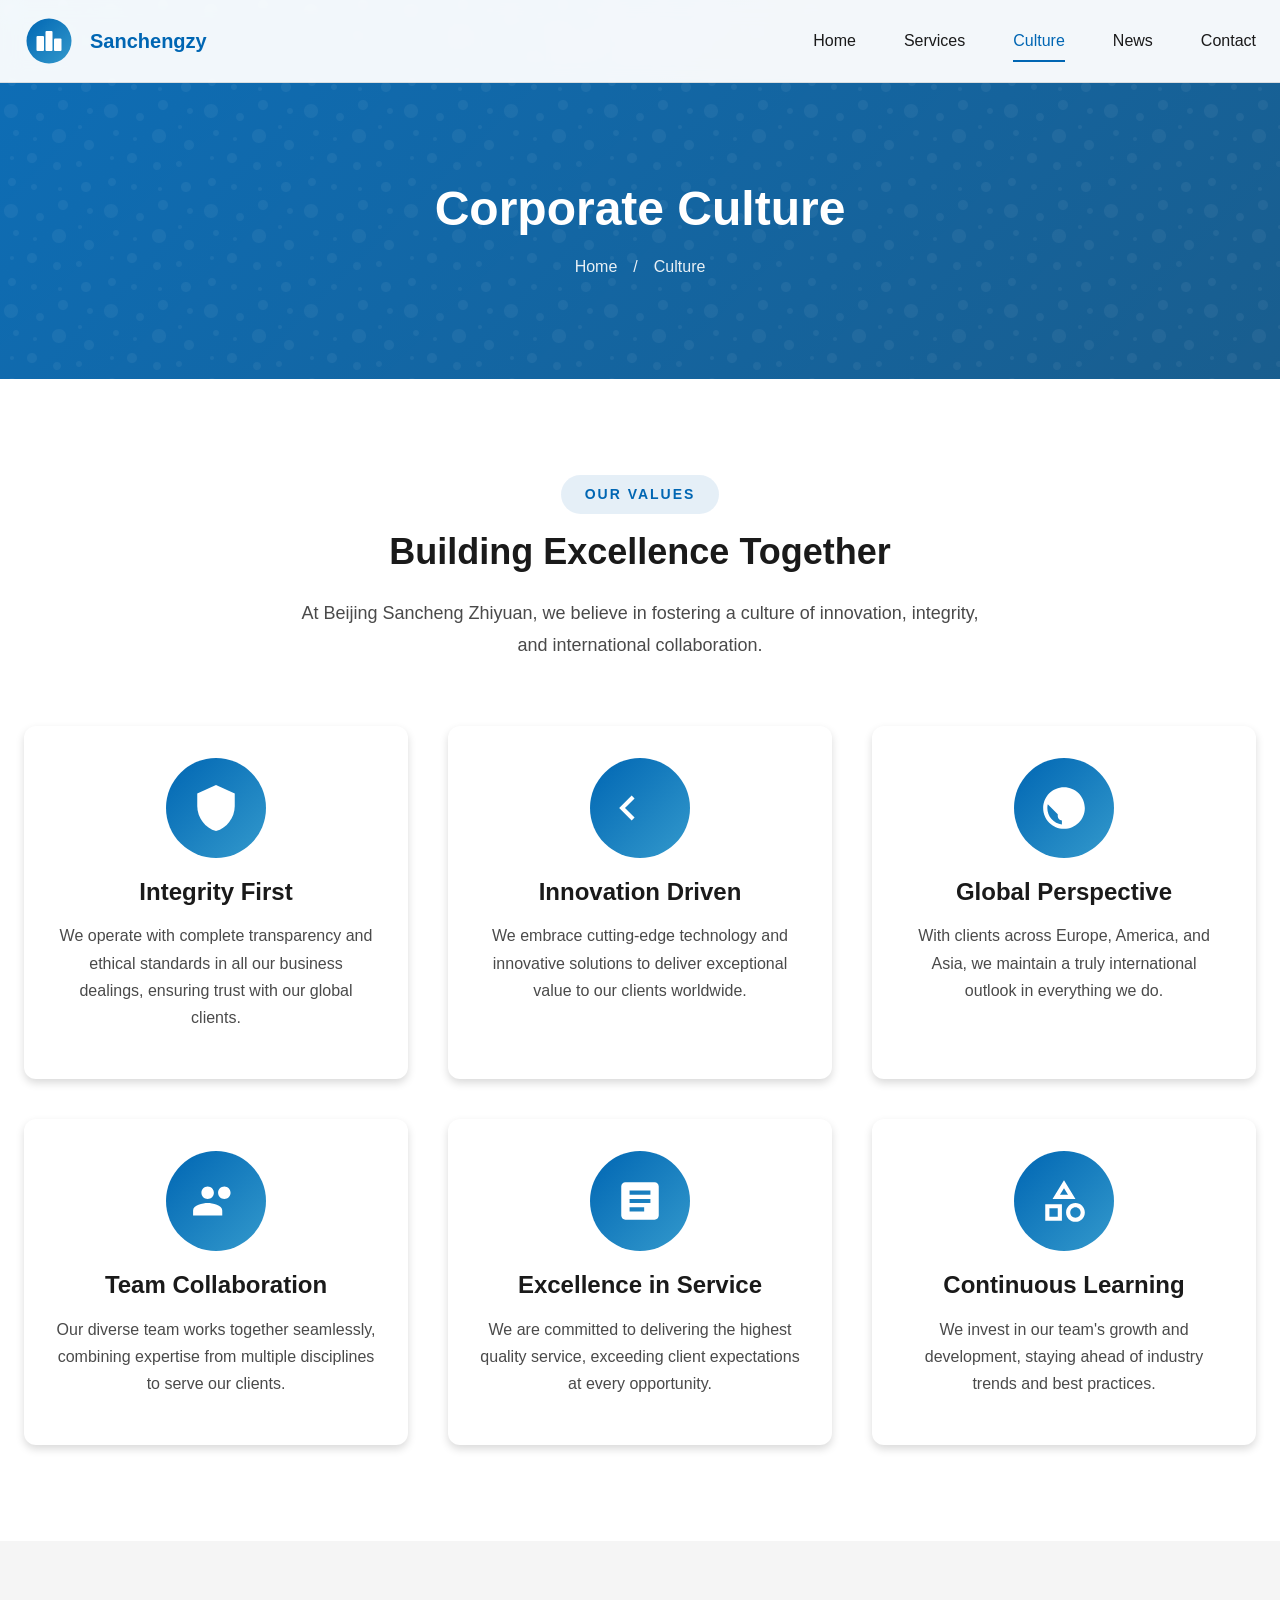
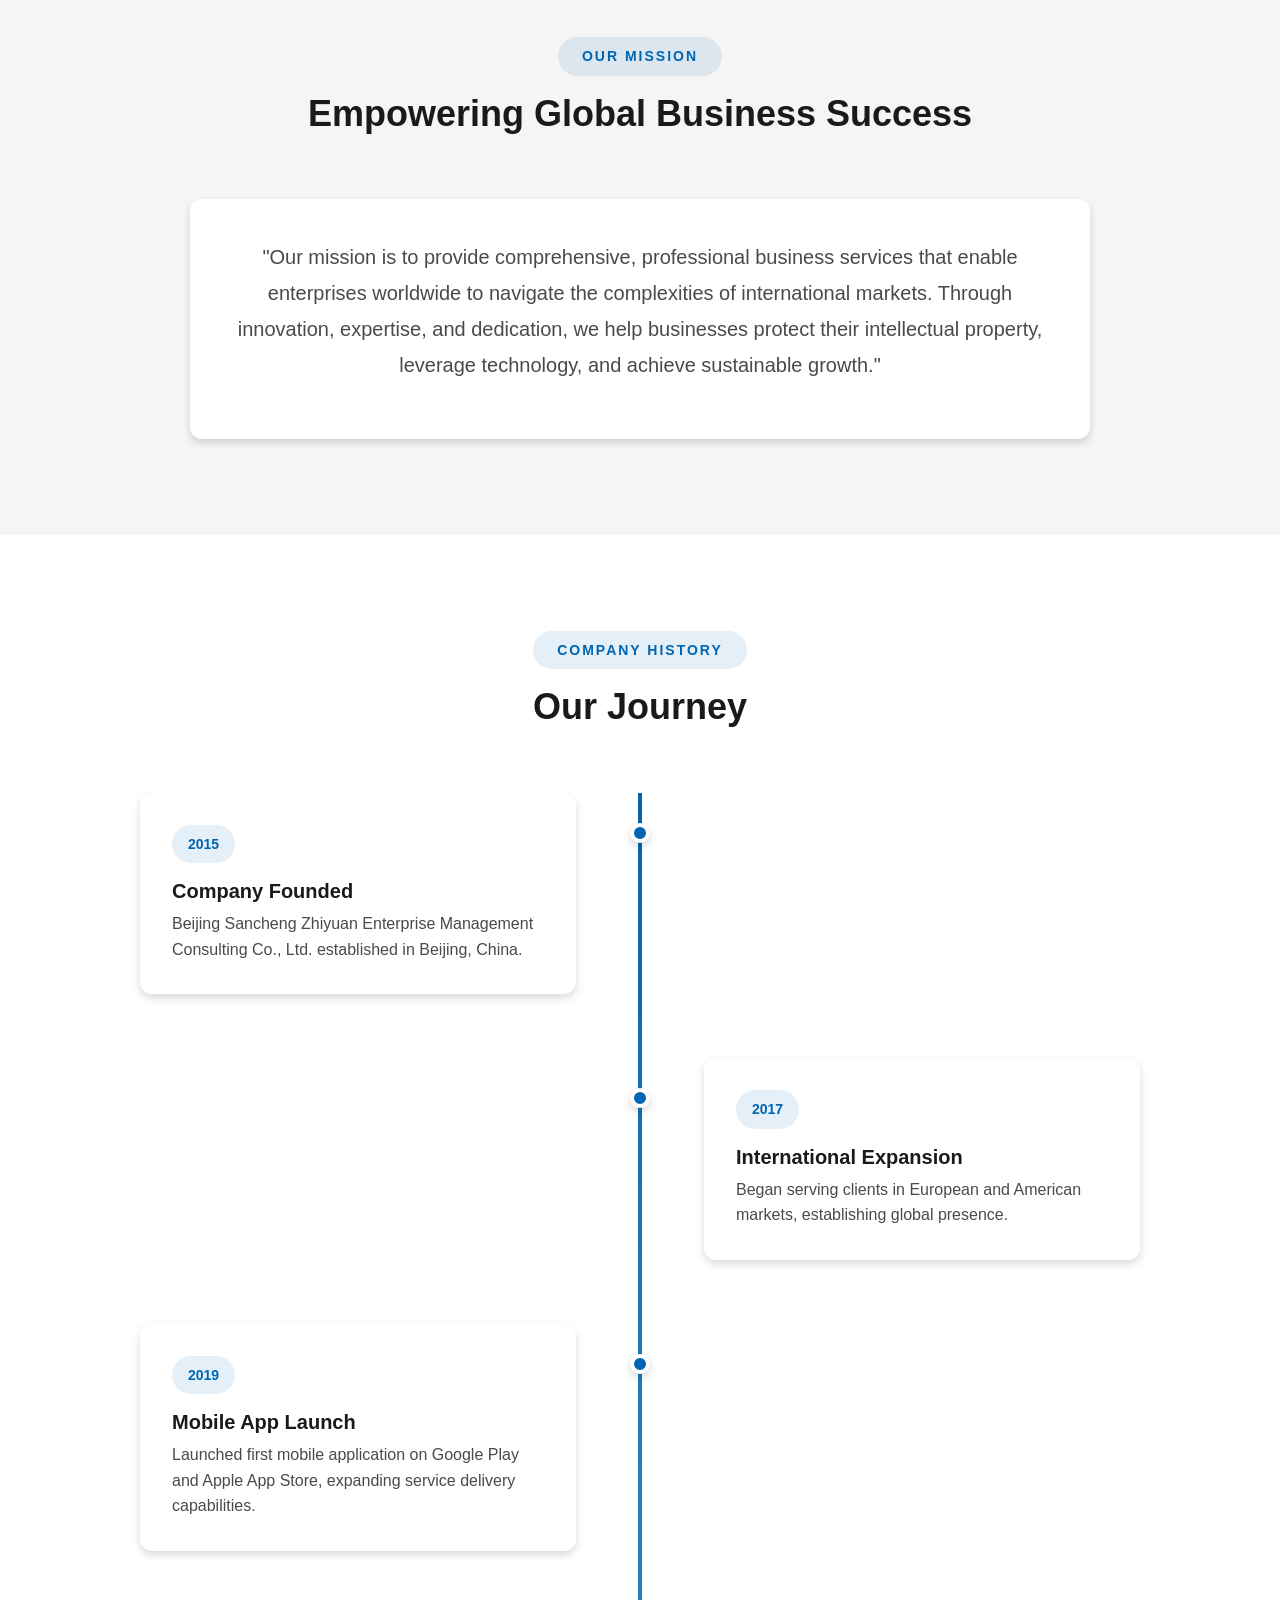
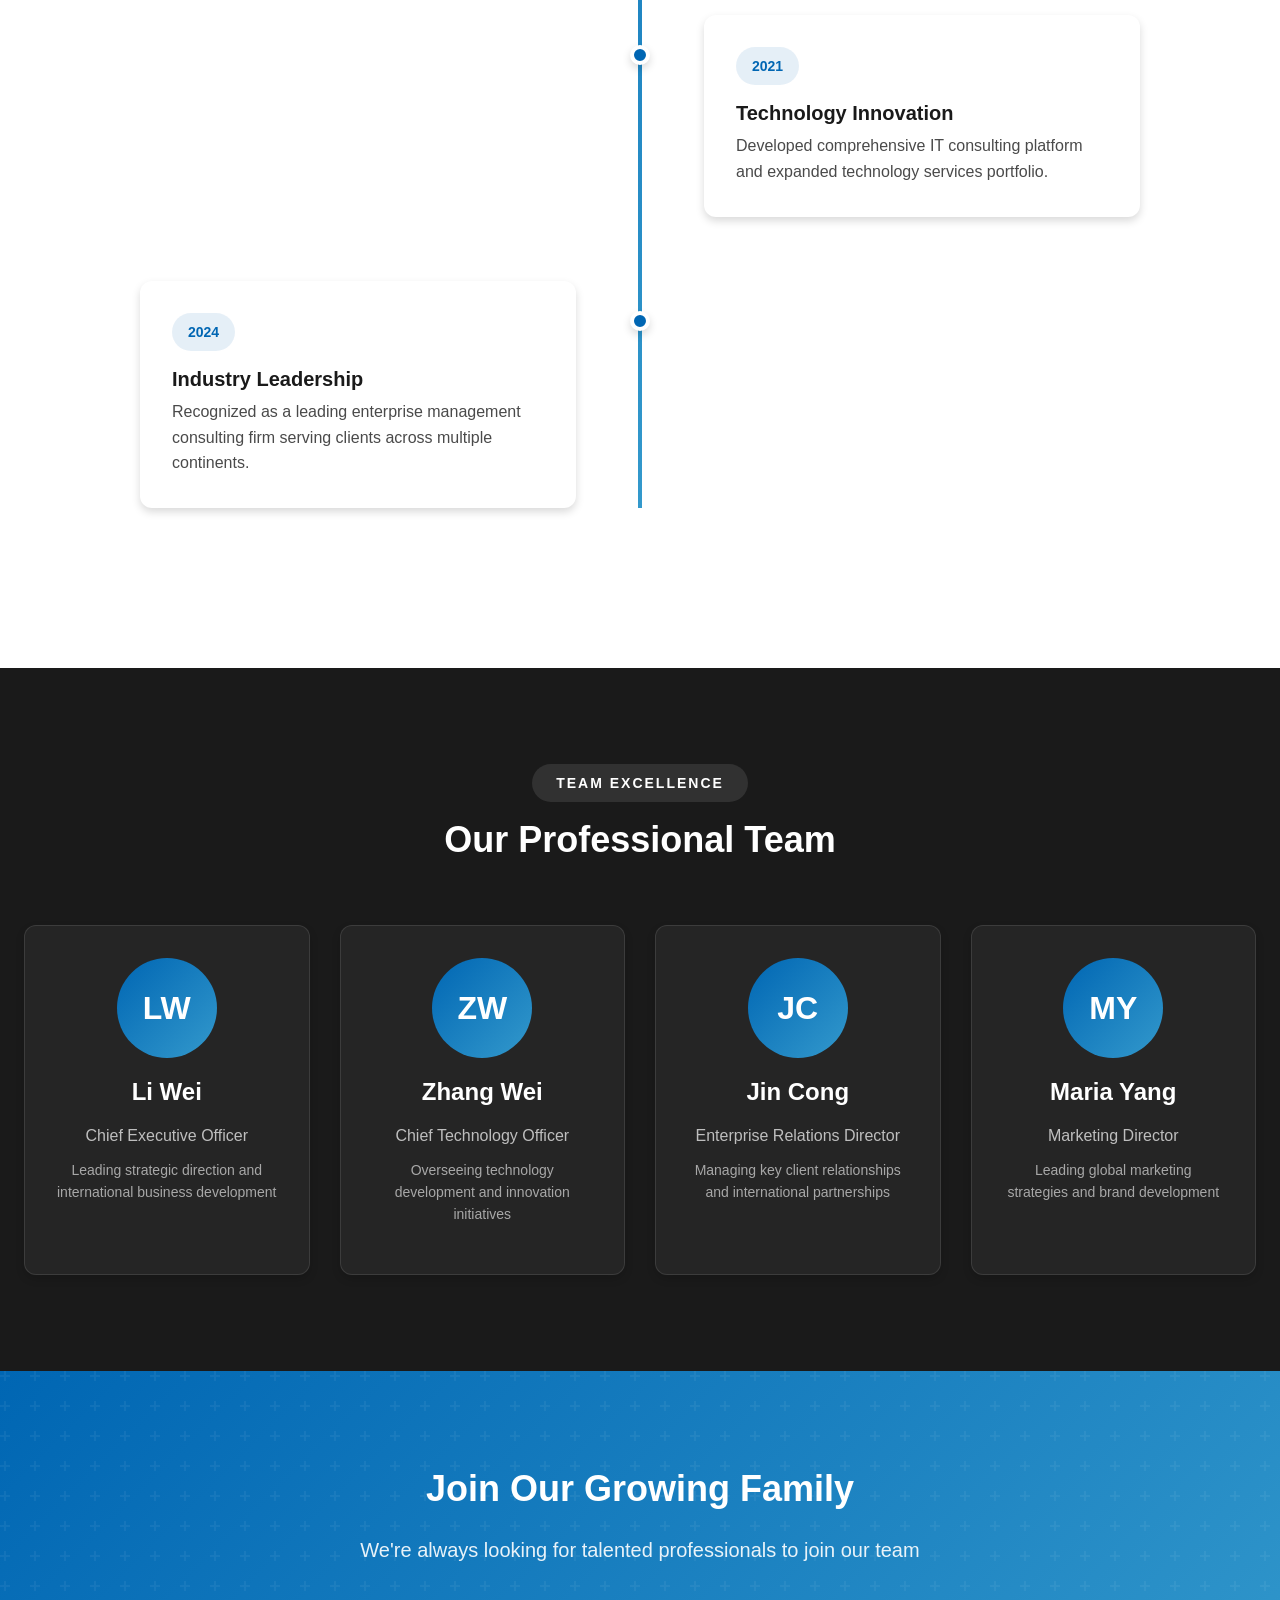
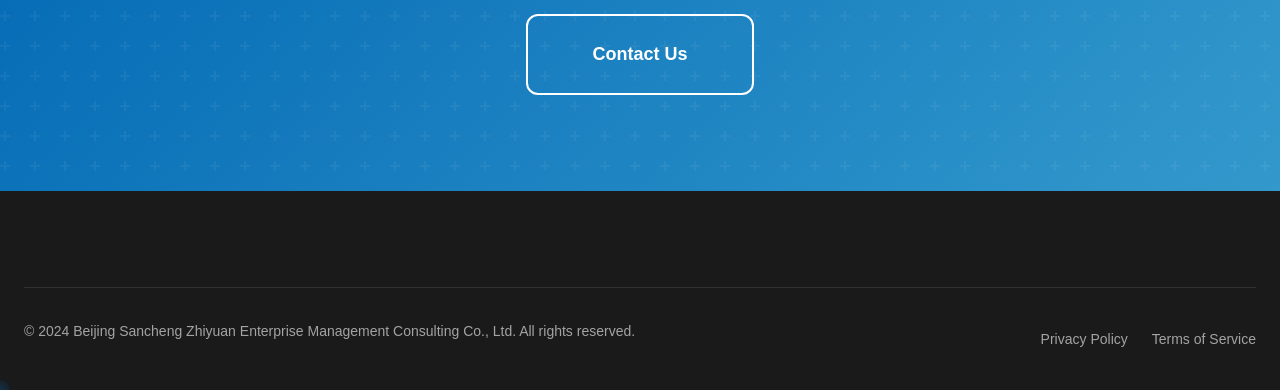
<file: culture.html>
<!DOCTYPE html>
<html lang="en">
<head>
    <meta charset="UTF-8">
    <meta name="viewport" content="width=device-width, initial-scale=1.0">
    <title>Corporate Culture | Beijing Sancheng Zhiyuan Enterprise Management Consulting Co., Ltd.</title>
    <meta name="description" content="Discover the corporate culture, values, and mission of Beijing Sancheng Zhiyuan Enterprise Management Consulting Co., Ltd. Learn about our team and commitment to excellence.">
    <link rel="canonical" href="https://sanchengzy.com/culture.html">
    <link rel="icon" type="image/svg+xml" href="images/logo.svg">
    <link rel="stylesheet" href="css/main.css">
    <link rel="stylesheet" href="css/animations.css">
    <link rel="stylesheet" href="css/responsive.css">
</head>
<body>
    <div class="page-loader"><div class="loader"></div></div>

    <header class="header">
        <div class="container">
            <div class="header-inner">
                <a href="index.html" class="logo">
                    <svg viewBox="0 0 100 100" width="50" height="50">
                        <defs><linearGradient id="logoGrad" x1="0%" y1="0%" x2="100%" y2="100%"><stop offset="0%" stop-color="#0066b3"/><stop offset="100%" stop-color="#3399cc"/></linearGradient></defs>
                        <circle cx="50" cy="50" r="45" fill="url(#logoGrad)"/>
                        <rect x="25" y="40" width="15" height="30" fill="#fff" rx="2"/>
                        <rect x="43" y="30" width="14" height="40" fill="#fff" rx="2"/>
                        <rect x="60" y="45" width="15" height="25" fill="#fff" rx="2"/>
                    </svg>
                    <span class="logo-text">Sanchengzy</span>
                </a>
                <nav class="nav-menu">
                    <a href="index.html" class="nav-link">Home</a>
                    <a href="services.html" class="nav-link">Services</a>
                    <a href="culture.html" class="nav-link active">Culture</a>
                    <a href="news.html" class="nav-link">News</a>
                    <a href="contact.html" class="nav-link">Contact</a>
                </nav>
                <button class="nav-toggle" aria-label="Toggle navigation"><span></span><span></span><span></span></button>
            </div>
        </div>
    </header>

    <section class="page-header">
        <div class="page-header-content">
            <h1>Corporate Culture</h1>
            <div class="breadcrumb">
                <a href="index.html">Home</a> / <span>Culture</span>
            </div>
        </div>
    </section>

    <section class="section">
        <div class="container">
            <div class="section-header fade-in">
                <span class="section-label">Our Values</span>
                <h2 class="section-title">Building Excellence Together</h2>
                <p class="section-description">At Beijing Sancheng Zhiyuan, we believe in fostering a culture of innovation, integrity, and international collaboration.</p>
            </div>

            <div class="grid" style="grid-template-columns: repeat(auto-fit, minmax(300px, 1fr)); gap: 40px;">
                <div class="card fade-in hover-lift">
                    <div class="card-content text-center">
                        <div style="width: 100px; height: 100px; margin: 0 auto 20px; background: var(--gradient-primary); border-radius: 50%; display: flex; align-items: center; justify-content: center;">
                            <svg viewBox="0 0 24 24" width="50" height="50" fill="white"><path d="M12 1L3 5v6c0 5.55 3.84 10.74 9 12 5.16-1.26 9-6.45 9-12V5l-9-4z"/></svg>
                        </div>
                        <h3 class="card-title">Integrity First</h3>
                        <p class="card-description">We operate with complete transparency and ethical standards in all our business dealings, ensuring trust with our global clients.</p>
                    </div>
                </div>

                <div class="card fade-in hover-lift">
                    <div class="card-content text-center">
                        <div style="width: 100px; height: 100px; margin: 0 auto 20px; background: var(--gradient-primary); border-radius: 50%; display: flex; align-items: center; justify-content: center;">
                            <svg viewBox="0 0 24 24" width="50" height="50" fill="white"><path d="M9.4 16.6L4.8 12l4.6-4.6L8 6l-6 6 6 6 1.4-1.4z"/></svg>
                        </div>
                        <h3 class="card-title">Innovation Driven</h3>
                        <p class="card-description">We embrace cutting-edge technology and innovative solutions to deliver exceptional value to our clients worldwide.</p>
                    </div>
                </div>

                <div class="card fade-in hover-lift">
                    <div class="card-content text-center">
                        <div style="width: 100px; height: 100px; margin: 0 auto 20px; background: var(--gradient-primary); border-radius: 50%; display: flex; align-items: center; justify-content: center;">
                            <svg viewBox="0 0 24 24" width="50" height="50" fill="white"><path d="M12 2C6.48 2 2 6.48 2 12s4.48 10 10 10 10-4.48 10-10S17.52 2 12 2zm-1 17.93c-3.95-.49-7-3.85-7-7.93 0-.62.08-1.21.21-1.79L9 15v1c0 1.1.9 2 2 2v1.93z"/></svg>
                        </div>
                        <h3 class="card-title">Global Perspective</h3>
                        <p class="card-description">With clients across Europe, America, and Asia, we maintain a truly international outlook in everything we do.</p>
                    </div>
                </div>

                <div class="card fade-in hover-lift">
                    <div class="card-content text-center">
                        <div style="width: 100px; height: 100px; margin: 0 auto 20px; background: var(--gradient-primary); border-radius: 50%; display: flex; align-items: center; justify-content: center;">
                            <svg viewBox="0 0 24 24" width="50" height="50" fill="white"><path d="M16 11c1.66 0 2.99-1.34 2.99-3S17.66 5 16 5c-1.66 0-3 1.34-3 3s1.34 3 3 3zm-8 0c1.66 0 2.99-1.34 2.99-3S9.66 5 8 5C6.34 5 5 6.34 5 8s1.34 3 3 3zm0 2c-2.33 0-7 1.17-7 3.5V19h14v-2.5c0-2.33-4.67-3.5-7-3.5z"/></svg>
                        </div>
                        <h3 class="card-title">Team Collaboration</h3>
                        <p class="card-description">Our diverse team works together seamlessly, combining expertise from multiple disciplines to serve our clients.</p>
                    </div>
                </div>

                <div class="card fade-in hover-lift">
                    <div class="card-content text-center">
                        <div style="width: 100px; height: 100px; margin: 0 auto 20px; background: var(--gradient-primary); border-radius: 50%; display: flex; align-items: center; justify-content: center;">
                            <svg viewBox="0 0 24 24" width="50" height="50" fill="white"><path d="M19 3H5c-1.1 0-2 .9-2 2v14c0 1.1.9 2 2 2h14c1.1 0 2-.9 2-2V5c0-1.1-.9-2-2-2zm-5 14H7v-2h7v2zm3-4H7v-2h10v2zm0-4H7V7h10v2z"/></svg>
                        </div>
                        <h3 class="card-title">Excellence in Service</h3>
                        <p class="card-description">We are committed to delivering the highest quality service, exceeding client expectations at every opportunity.</p>
                    </div>
                </div>

                <div class="card fade-in hover-lift">
                    <div class="card-content text-center">
                        <div style="width: 100px; height: 100px; margin: 0 auto 20px; background: var(--gradient-primary); border-radius: 50%; display: flex; align-items: center; justify-content: center;">
                            <svg viewBox="0 0 24 24" width="50" height="50" fill="white"><path d="M12 2l-5.5 9h11L12 2zm0 3.84L13.93 9h-3.87L12 5.84zM17.5 13c-2.49 0-4.5 2.01-4.5 4.5s2.01 4.5 4.5 4.5 4.5-2.01 4.5-4.5-2.01-4.5-4.5-4.5zm0 7c-1.38 0-2.5-1.12-2.5-2.5s1.12-2.5 2.5-2.5 2.5 1.12 2.5 2.5-1.12 2.5-2.5 2.5zM3 21.5h8v-8H3v8zm2-6h4v4H5v-4z"/></svg>
                        </div>
                        <h3 class="card-title">Continuous Learning</h3>
                        <p class="card-description">We invest in our team's growth and development, staying ahead of industry trends and best practices.</p>
                    </div>
                </div>
            </div>
        </div>
    </section>

    <section class="section section-light">
        <div class="container">
            <div class="section-header fade-in">
                <span class="section-label">Our Mission</span>
                <h2 class="section-title">Empowering Global Business Success</h2>
            </div>

            <div style="max-width: 900px; margin: 0 auto;" class="fade-in">
                <div class="card" style="padding: 40px;">
                    <p style="font-size: 1.25rem; line-height: 1.8; color: var(--medium-gray); text-align: center;">
                        "Our mission is to provide comprehensive, professional business services that enable enterprises worldwide to navigate the complexities of international markets. Through innovation, expertise, and dedication, we help businesses protect their intellectual property, leverage technology, and achieve sustainable growth."
                    </p>
                </div>
            </div>
        </div>
    </section>

    <section class="section">
        <div class="container">
            <div class="section-header fade-in">
                <span class="section-label">Company History</span>
                <h2 class="section-title">Our Journey</h2>
            </div>

            <div class="timeline">
                <div class="timeline-item timeline-animate">
                    <div class="timeline-content">
                        <span class="timeline-date">2015</span>
                        <h3>Company Founded</h3>
                        <p>Beijing Sancheng Zhiyuan Enterprise Management Consulting Co., Ltd. established in Beijing, China.</p>
                    </div>
                    <div class="timeline-dot"></div>
                </div>

                <div class="timeline-item timeline-animate">
                    <div class="timeline-content">
                        <span class="timeline-date">2017</span>
                        <h3>International Expansion</h3>
                        <p>Began serving clients in European and American markets, establishing global presence.</p>
                    </div>
                    <div class="timeline-dot"></div>
                </div>

                <div class="timeline-item timeline-animate">
                    <div class="timeline-content">
                        <span class="timeline-date">2019</span>
                        <h3>Mobile App Launch</h3>
                        <p>Launched first mobile application on Google Play and Apple App Store, expanding service delivery capabilities.</p>
                    </div>
                    <div class="timeline-dot"></div>
                </div>

                <div class="timeline-item timeline-animate">
                    <div class="timeline-content">
                        <span class="timeline-date">2021</span>
                        <h3>Technology Innovation</h3>
                        <p>Developed comprehensive IT consulting platform and expanded technology services portfolio.</p>
                    </div>
                    <div class="timeline-dot"></div>
                </div>

                <div class="timeline-item timeline-animate">
                    <div class="timeline-content">
                        <span class="timeline-date">2024</span>
                        <h3>Industry Leadership</h3>
                        <p>Recognized as a leading enterprise management consulting firm serving clients across multiple continents.</p>
                    </div>
                    <div class="timeline-dot"></div>
                </div>
            </div>
        </div>
    </section>

    <section class="section section-dark">
        <div class="container">
            <div class="section-header fade-in">
                <span class="section-label" style="background: rgba(255,255,255,0.1); color: #fff;">Team Excellence</span>
                <h2 class="section-title" style="color: #fff;">Our Professional Team</h2>
            </div>

            <div class="grid" style="grid-template-columns: repeat(auto-fit, minmax(250px, 1fr)); gap: 30px;">
                <div class="card fade-in hover-lift" style="background: rgba(255,255,255,0.05); border: 1px solid rgba(255,255,255,0.1);">
                    <div class="card-content text-center" style="color: #fff;">
                        <div style="width: 100px; height: 100px; margin: 0 auto 20px; background: var(--gradient-primary); border-radius: 50%; display: flex; align-items: center; justify-content: center; font-size: 2rem; font-weight: bold; color: white;">LW</div>
                        <h3 class="card-title" style="color: #fff;">Li Wei</h3>
                        <p style="color: rgba(255,255,255,0.7); margin-bottom: 10px;">Chief Executive Officer</p>
                        <p style="color: rgba(255,255,255,0.6); font-size: 0.875rem;">Leading strategic direction and international business development</p>
                    </div>
                </div>

                <div class="card fade-in hover-lift" style="background: rgba(255,255,255,0.05); border: 1px solid rgba(255,255,255,0.1);">
                    <div class="card-content text-center" style="color: #fff;">
                        <div style="width: 100px; height: 100px; margin: 0 auto 20px; background: var(--gradient-primary); border-radius: 50%; display: flex; align-items: center; justify-content: center; font-size: 2rem; font-weight: bold; color: white;">ZW</div>
                        <h3 class="card-title" style="color: #fff;">Zhang Wei</h3>
                        <p style="color: rgba(255,255,255,0.7); margin-bottom: 10px;">Chief Technology Officer</p>
                        <p style="color: rgba(255,255,255,0.6); font-size: 0.875rem;">Overseeing technology development and innovation initiatives</p>
                    </div>
                </div>

                <div class="card fade-in hover-lift" style="background: rgba(255,255,255,0.05); border: 1px solid rgba(255,255,255,0.1);">
                    <div class="card-content text-center" style="color: #fff;">
                        <div style="width: 100px; height: 100px; margin: 0 auto 20px; background: var(--gradient-primary); border-radius: 50%; display: flex; align-items: center; justify-content: center; font-size: 2rem; font-weight: bold; color: white;">JC</div>
                        <h3 class="card-title" style="color: #fff;">Jin Cong</h3>
                        <p style="color: rgba(255,255,255,0.7); margin-bottom: 10px;">Enterprise Relations Director</p>
                        <p style="color: rgba(255,255,255,0.6); font-size: 0.875rem;">Managing key client relationships and international partnerships</p>
                    </div>
                </div>

                <div class="card fade-in hover-lift" style="background: rgba(255,255,255,0.05); border: 1px solid rgba(255,255,255,0.1);">
                    <div class="card-content text-center" style="color: #fff;">
                        <div style="width: 100px; height: 100px; margin: 0 auto 20px; background: var(--gradient-primary); border-radius: 50%; display: flex; align-items: center; justify-content: center; font-size: 2rem; font-weight: bold; color: white;">MY</div>
                        <h3 class="card-title" style="color: #fff;">Maria Yang</h3>
                        <p style="color: rgba(255,255,255,0.7); margin-bottom: 10px;">Marketing Director</p>
                        <p style="color: rgba(255,255,255,0.6); font-size: 0.875rem;">Leading global marketing strategies and brand development</p>
                    </div>
                </div>
            </div>
        </div>
    </section>

    <section class="cta-section">
        <div class="container">
            <div class="cta-content fade-in text-center">
                <h2>Join Our Growing Family</h2>
                <p>We're always looking for talented professionals to join our team</p>
                <div class="cta-buttons">
                    <a href="contact.html" class="btn btn-secondary btn-lg">Contact Us</a>
                </div>
            </div>
        </div>
    </section>

    <footer class="footer">
        <div class="container">
            <div class="footer-bottom">
                <p class="footer-copyright">&copy; 2024 Beijing Sancheng Zhiyuan Enterprise Management Consulting Co., Ltd. All rights reserved.</p>
                <div class="footer-legal">
                    <a href="privacy-policy.html">Privacy Policy</a>
                    <a href="terms-of-service.html">Terms of Service</a>
                </div>
            </div>
        </div>
    </footer>

    <button class="scroll-top" aria-label="Scroll to top"><svg viewBox="0 0 24 24"><path d="M7.41 15.41L12 10.83l4.59 4.58L18 14l-6-6-6 6z"/></svg></button>

    <script src="js/main.js"></script>
    <script src="js/animations.js"></script>
    <script src="js/navigation.js"></script>
</body>
</html>
</file>
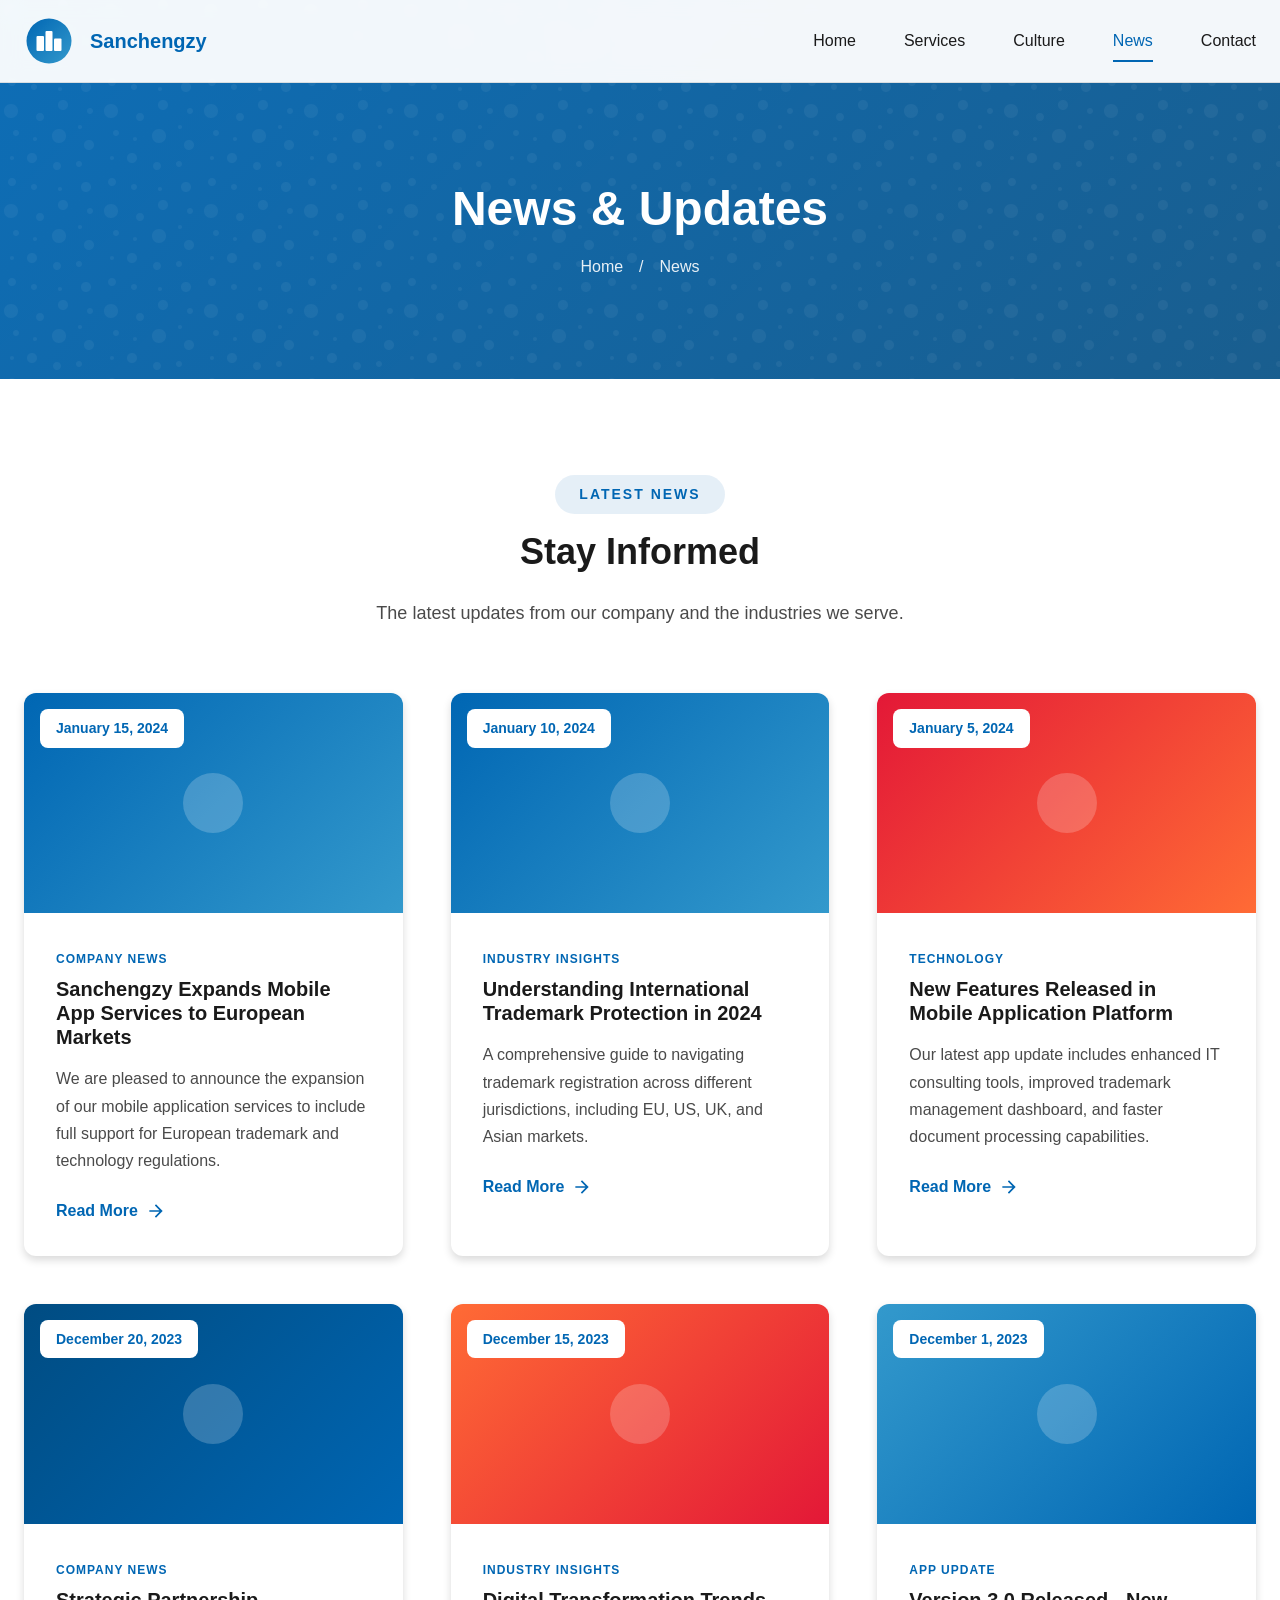
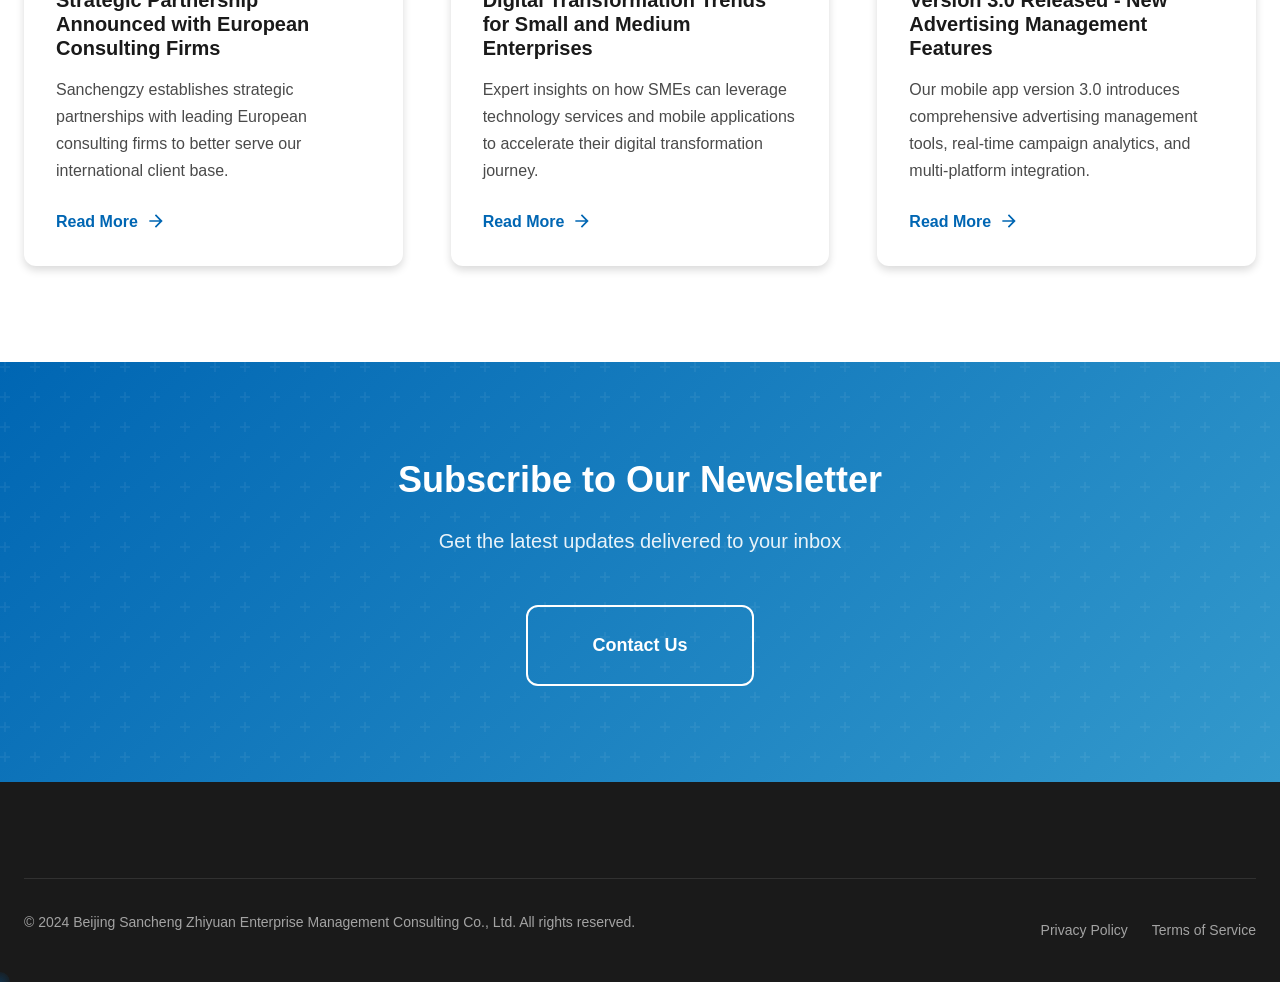
<file: news.html>
<!DOCTYPE html>
<html lang="en">
<head>
    <meta charset="UTF-8">
    <meta name="viewport" content="width=device-width, initial-scale=1.0">
    <title>News & Updates | Beijing Sancheng Zhiyuan Enterprise Management Consulting Co., Ltd.</title>
    <meta name="description" content="Stay updated with the latest news, industry insights, and company announcements from Beijing Sancheng Zhiyuan Enterprise Management Consulting Co., Ltd.">
    <link rel="canonical" href="https://sanchengzy.com/news.html">
    <link rel="icon" type="image/svg+xml" href="images/logo.svg">
    <link rel="stylesheet" href="css/main.css">
    <link rel="stylesheet" href="css/animations.css">
    <link rel="stylesheet" href="css/responsive.css">
</head>
<body>
    <div class="page-loader"><div class="loader"></div></div>

    <header class="header">
        <div class="container">
            <div class="header-inner">
                <a href="index.html" class="logo">
                    <svg viewBox="0 0 100 100" width="50" height="50">
                        <defs><linearGradient id="logoGrad" x1="0%" y1="0%" x2="100%" y2="100%"><stop offset="0%" stop-color="#0066b3"/><stop offset="100%" stop-color="#3399cc"/></linearGradient></defs>
                        <circle cx="50" cy="50" r="45" fill="url(#logoGrad)"/>
                        <rect x="25" y="40" width="15" height="30" fill="#fff" rx="2"/>
                        <rect x="43" y="30" width="14" height="40" fill="#fff" rx="2"/>
                        <rect x="60" y="45" width="15" height="25" fill="#fff" rx="2"/>
                    </svg>
                    <span class="logo-text">Sanchengzy</span>
                </a>
                <nav class="nav-menu">
                    <a href="index.html" class="nav-link">Home</a>
                    <a href="services.html" class="nav-link">Services</a>
                    <a href="culture.html" class="nav-link">Culture</a>
                    <a href="news.html" class="nav-link active">News</a>
                    <a href="contact.html" class="nav-link">Contact</a>
                </nav>
                <button class="nav-toggle" aria-label="Toggle navigation"><span></span><span></span><span></span></button>
            </div>
        </div>
    </header>

    <section class="page-header">
        <div class="page-header-content">
            <h1>News & Updates</h1>
            <div class="breadcrumb">
                <a href="index.html">Home</a> / <span>News</span>
            </div>
        </div>
    </section>

    <section class="section">
        <div class="container">
            <div class="section-header fade-in">
                <span class="section-label">Latest News</span>
                <h2 class="section-title">Stay Informed</h2>
                <p class="section-description">The latest updates from our company and the industries we serve.</p>
            </div>

            <div class="news-grid">
                <article class="news-card fade-in hover-lift">
                    <div class="news-image">
                        <span class="news-date">January 15, 2024</span>
                    </div>
                    <div class="news-content">
                        <span class="news-category">Company News</span>
                        <h3 class="news-title">Sanchengzy Expands Mobile App Services to European Markets</h3>
                        <p class="news-excerpt">We are pleased to announce the expansion of our mobile application services to include full support for European trademark and technology regulations.</p>
                        <a href="#" class="news-link">Read More <svg viewBox="0 0 24 24"><path d="M12 4l-1.41 1.41L16.17 11H4v2h12.17l-5.58 5.59L12 20l8-8z"/></svg></a>
                    </div>
                </article>

                <article class="news-card fade-in hover-lift">
                    <div class="news-image" style="background: linear-gradient(135deg, #0066b3, #3399cc);">
                        <span class="news-date">January 10, 2024</span>
                    </div>
                    <div class="news-content">
                        <span class="news-category">Industry Insights</span>
                        <h3 class="news-title">Understanding International Trademark Protection in 2024</h3>
                        <p class="news-excerpt">A comprehensive guide to navigating trademark registration across different jurisdictions, including EU, US, UK, and Asian markets.</p>
                        <a href="#" class="news-link">Read More <svg viewBox="0 0 24 24"><path d="M12 4l-1.41 1.41L16.17 11H4v2h12.17l-5.58 5.59L12 20l8-8z"/></svg></a>
                    </div>
                </article>

                <article class="news-card fade-in hover-lift">
                    <div class="news-image" style="background: linear-gradient(135deg, #e31837, #ff6b35);">
                        <span class="news-date">January 5, 2024</span>
                    </div>
                    <div class="news-content">
                        <span class="news-category">Technology</span>
                        <h3 class="news-title">New Features Released in Mobile Application Platform</h3>
                        <p class="news-excerpt">Our latest app update includes enhanced IT consulting tools, improved trademark management dashboard, and faster document processing capabilities.</p>
                        <a href="#" class="news-link">Read More <svg viewBox="0 0 24 24"><path d="M12 4l-1.41 1.41L16.17 11H4v2h12.17l-5.58 5.59L12 20l8-8z"/></svg></a>
                    </div>
                </article>

                <article class="news-card fade-in hover-lift">
                    <div class="news-image" style="background: linear-gradient(135deg, #004c82, #0066b3);">
                        <span class="news-date">December 20, 2023</span>
                    </div>
                    <div class="news-content">
                        <span class="news-category">Company News</span>
                        <h3 class="news-title">Strategic Partnership Announced with European Consulting Firms</h3>
                        <p class="news-excerpt">Sanchengzy establishes strategic partnerships with leading European consulting firms to better serve our international client base.</p>
                        <a href="#" class="news-link">Read More <svg viewBox="0 0 24 24"><path d="M12 4l-1.41 1.41L16.17 11H4v2h12.17l-5.58 5.59L12 20l8-8z"/></svg></a>
                    </div>
                </article>

                <article class="news-card fade-in hover-lift">
                    <div class="news-image" style="background: linear-gradient(135deg, #ff6b35, #e31837);">
                        <span class="news-date">December 15, 2023</span>
                    </div>
                    <div class="news-content">
                        <span class="news-category">Industry Insights</span>
                        <h3 class="news-title">Digital Transformation Trends for Small and Medium Enterprises</h3>
                        <p class="news-excerpt">Expert insights on how SMEs can leverage technology services and mobile applications to accelerate their digital transformation journey.</p>
                        <a href="#" class="news-link">Read More <svg viewBox="0 0 24 24"><path d="M12 4l-1.41 1.41L16.17 11H4v2h12.17l-5.58 5.59L12 20l8-8z"/></svg></a>
                    </div>
                </article>

                <article class="news-card fade-in hover-lift">
                    <div class="news-image" style="background: linear-gradient(135deg, #3399cc, #0066b3);">
                        <span class="news-date">December 1, 2023</span>
                    </div>
                    <div class="news-content">
                        <span class="news-category">App Update</span>
                        <h3 class="news-title">Version 3.0 Released - New Advertising Management Features</h3>
                        <p class="news-excerpt">Our mobile app version 3.0 introduces comprehensive advertising management tools, real-time campaign analytics, and multi-platform integration.</p>
                        <a href="#" class="news-link">Read More <svg viewBox="0 0 24 24"><path d="M12 4l-1.41 1.41L16.17 11H4v2h12.17l-5.58 5.59L12 20l8-8z"/></svg></a>
                    </div>
                </article>
            </div>
        </div>
    </section>

    <section class="cta-section">
        <div class="container">
            <div class="cta-content fade-in text-center">
                <h2>Subscribe to Our Newsletter</h2>
                <p>Get the latest updates delivered to your inbox</p>
                <div class="cta-buttons">
                    <a href="contact.html" class="btn btn-secondary btn-lg">Contact Us</a>
                </div>
            </div>
        </div>
    </section>

    <footer class="footer">
        <div class="container">
            <div class="footer-bottom">
                <p class="footer-copyright">&copy; 2024 Beijing Sancheng Zhiyuan Enterprise Management Consulting Co., Ltd. All rights reserved.</p>
                <div class="footer-legal">
                    <a href="privacy-policy.html">Privacy Policy</a>
                    <a href="terms-of-service.html">Terms of Service</a>
                </div>
            </div>
        </div>
    </footer>

    <button class="scroll-top" aria-label="Scroll to top"><svg viewBox="0 0 24 24"><path d="M7.41 15.41L12 10.83l4.59 4.58L18 14l-6-6-6 6z"/></svg></button>

    <script src="js/main.js"></script>
    <script src="js/animations.js"></script>
    <script src="js/navigation.js"></script>
</body>
</html>
</file>
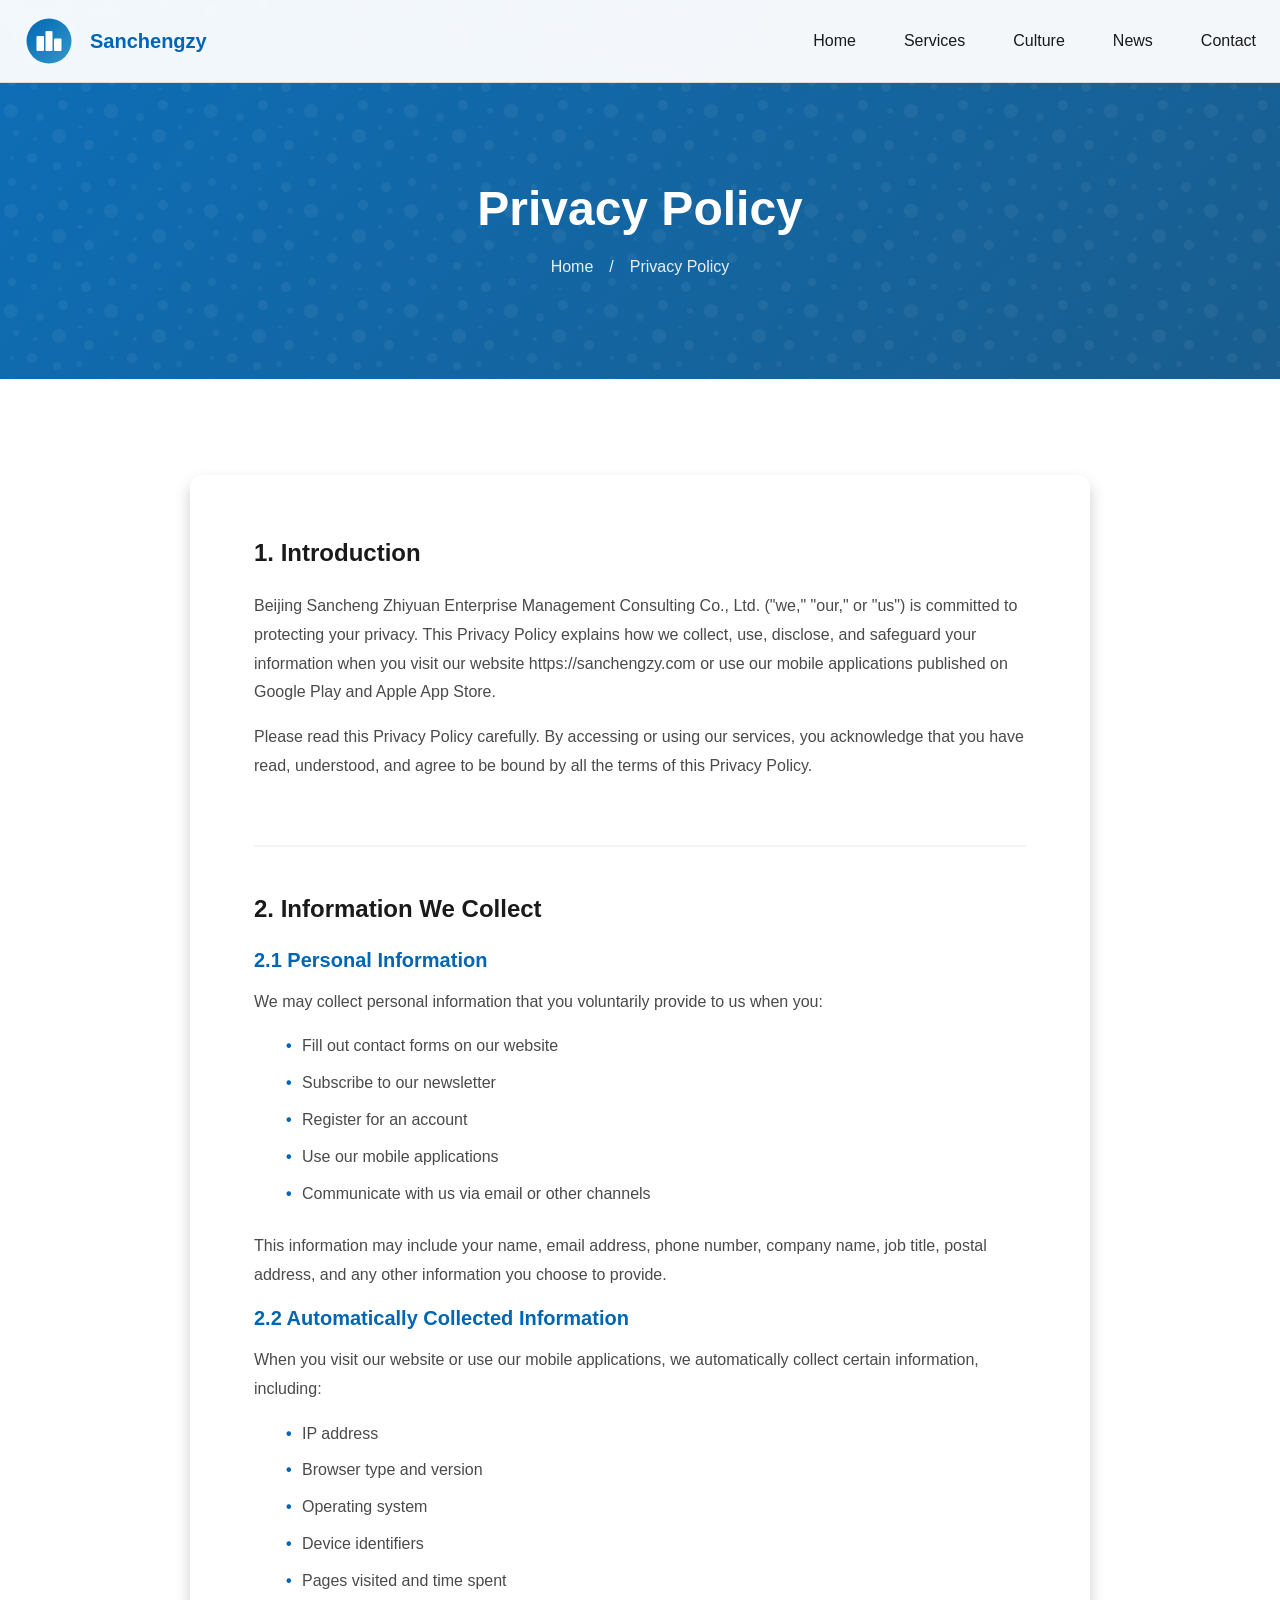
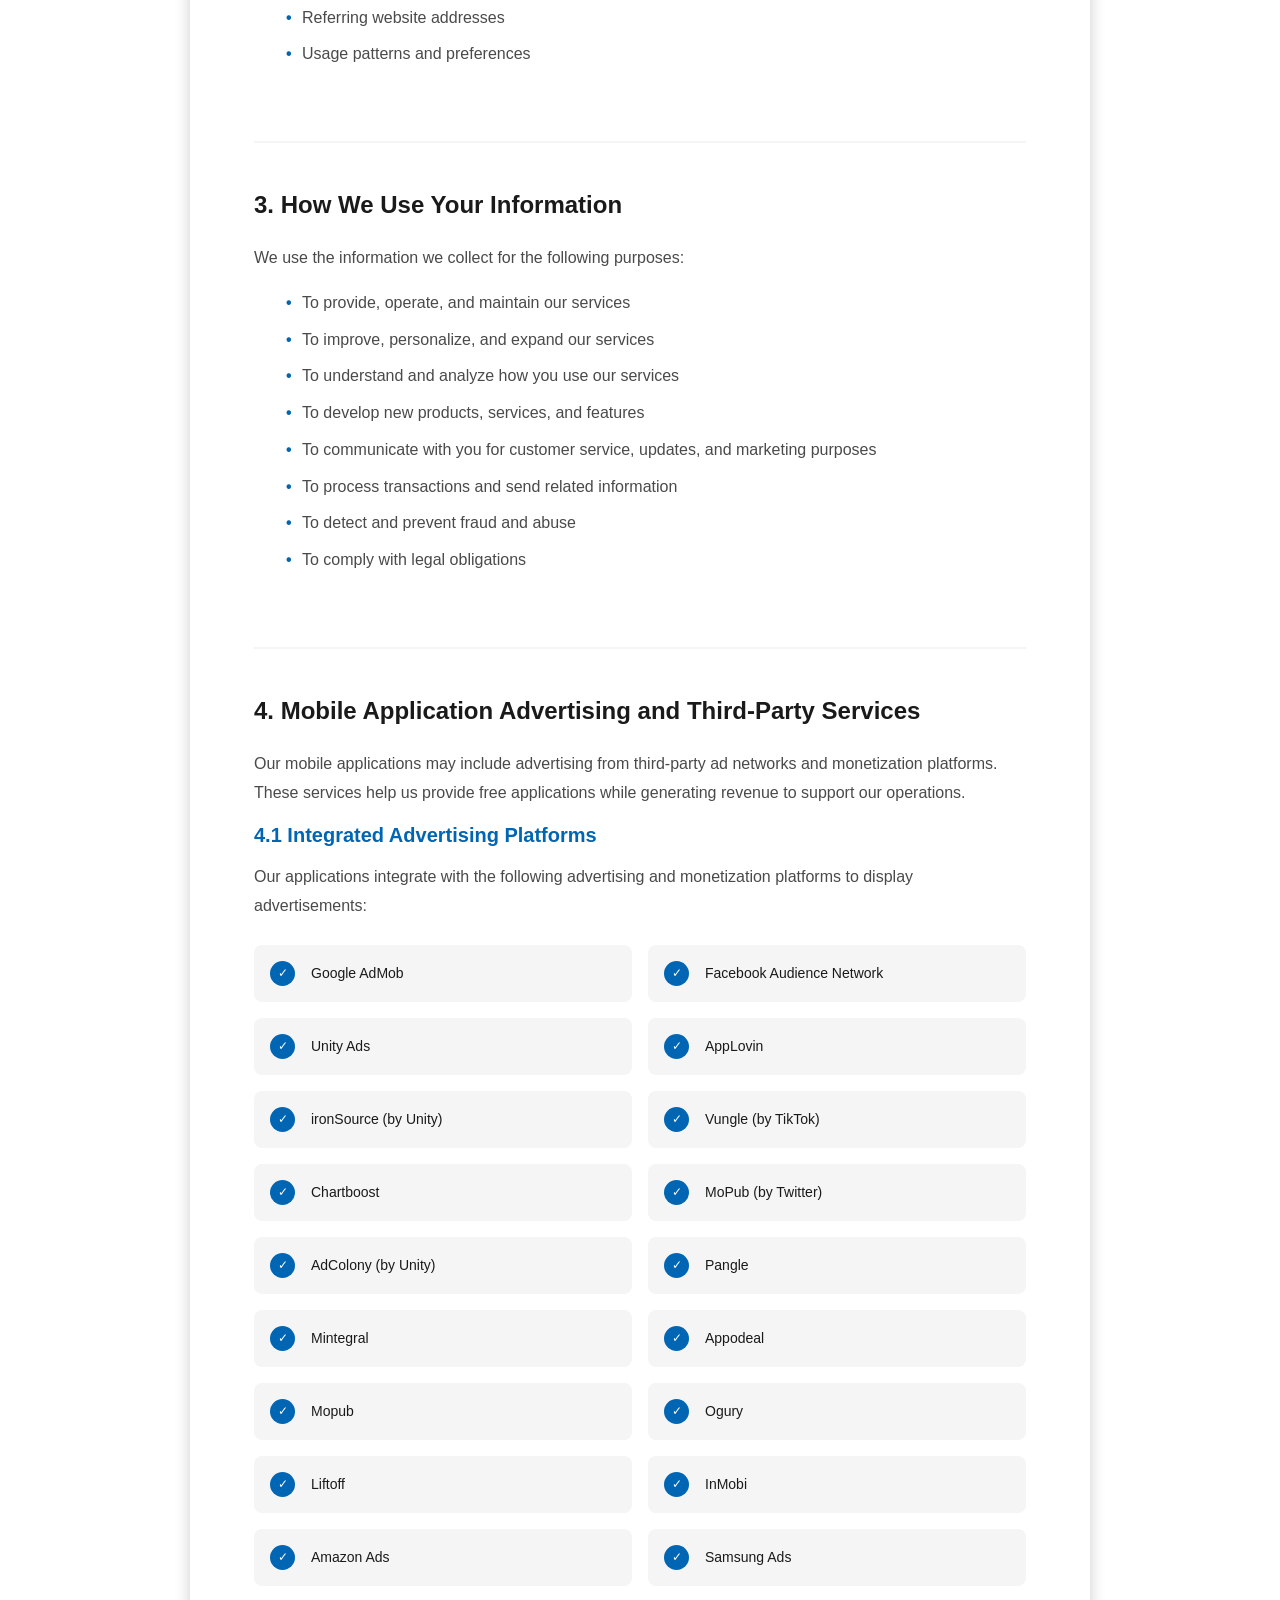
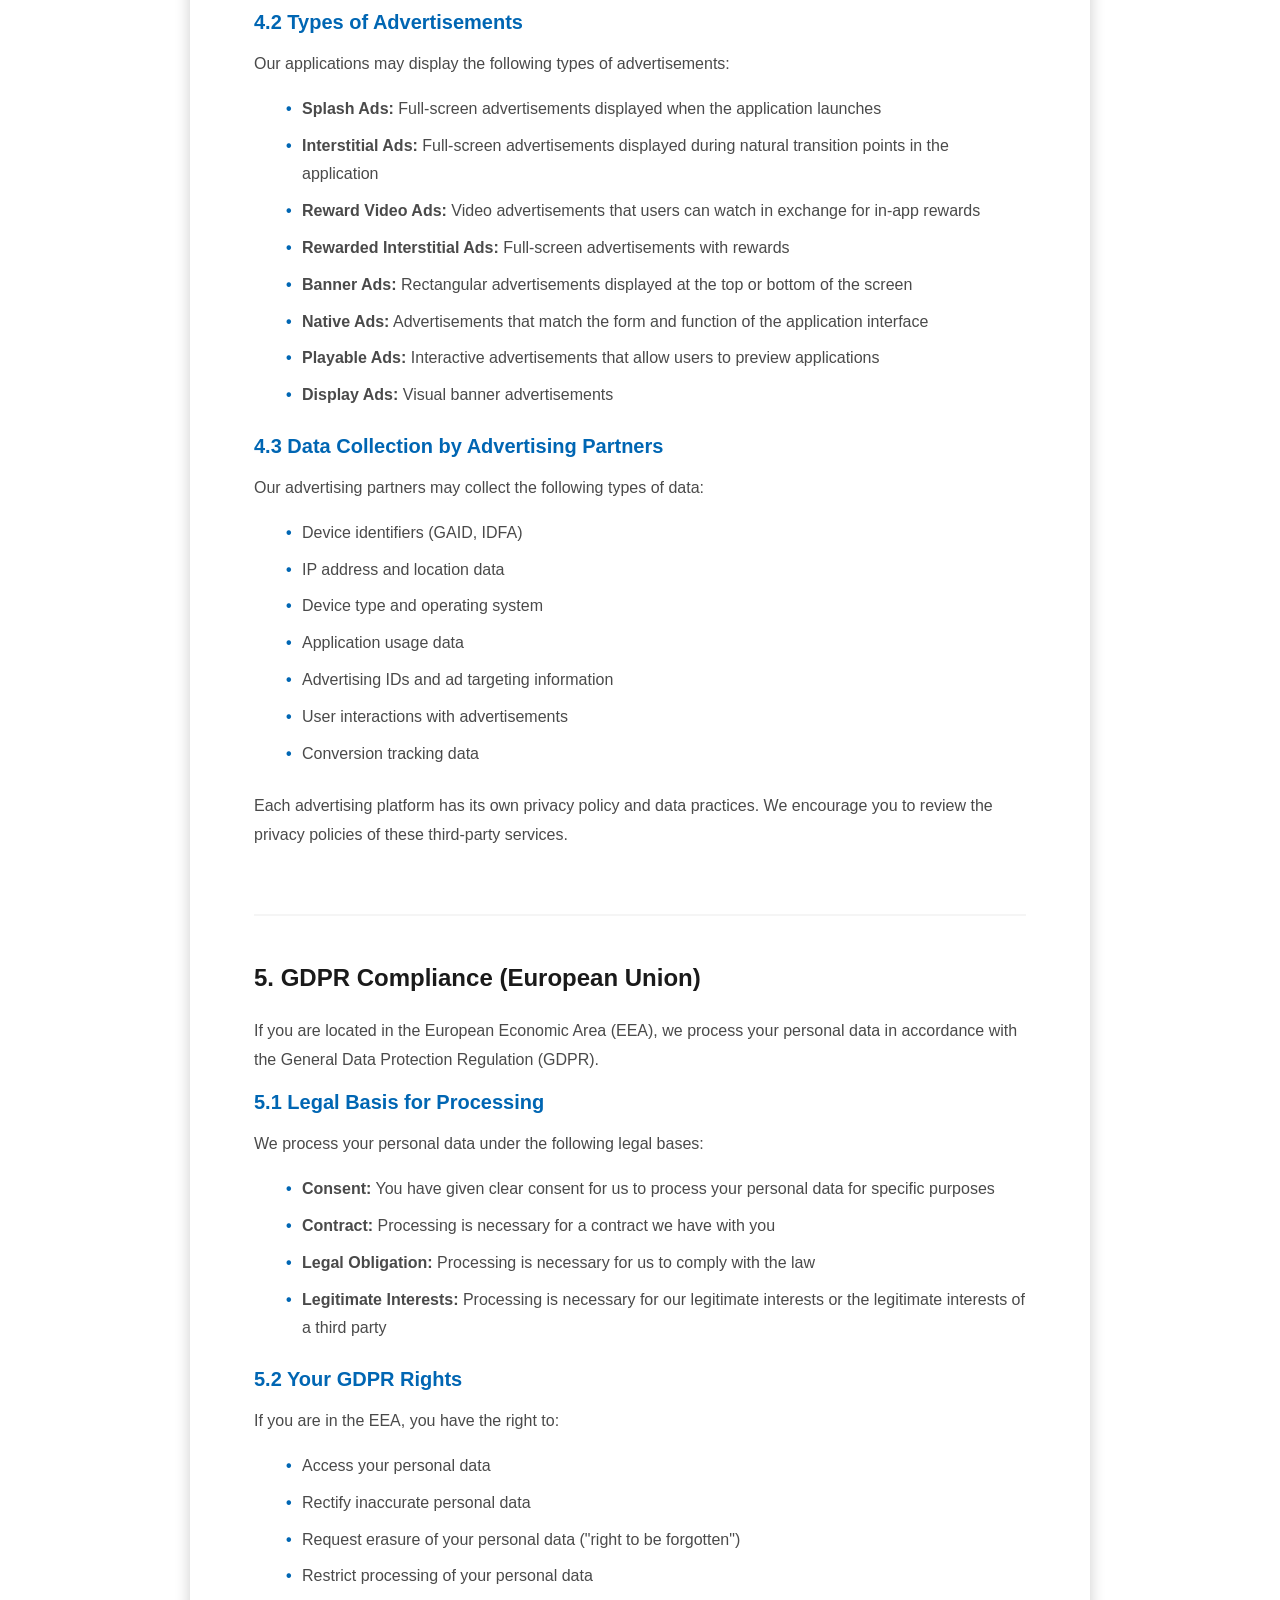
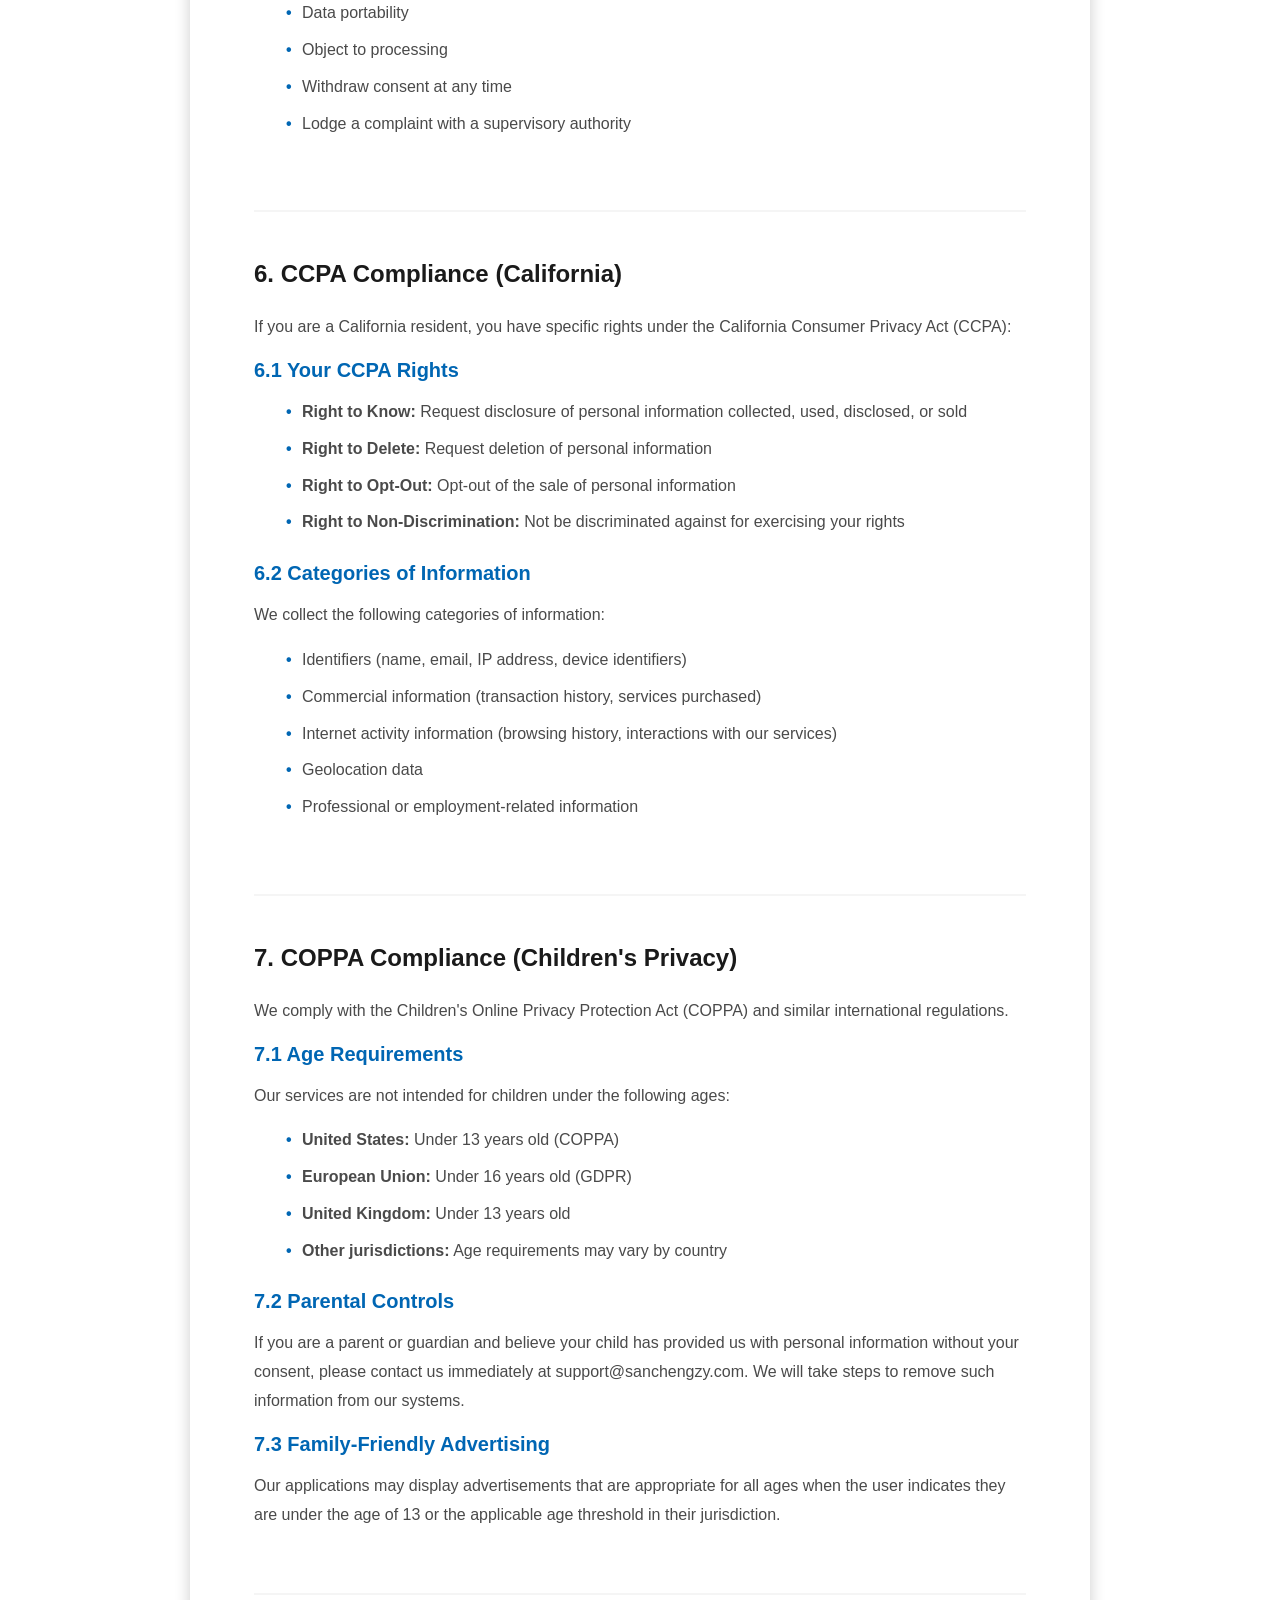
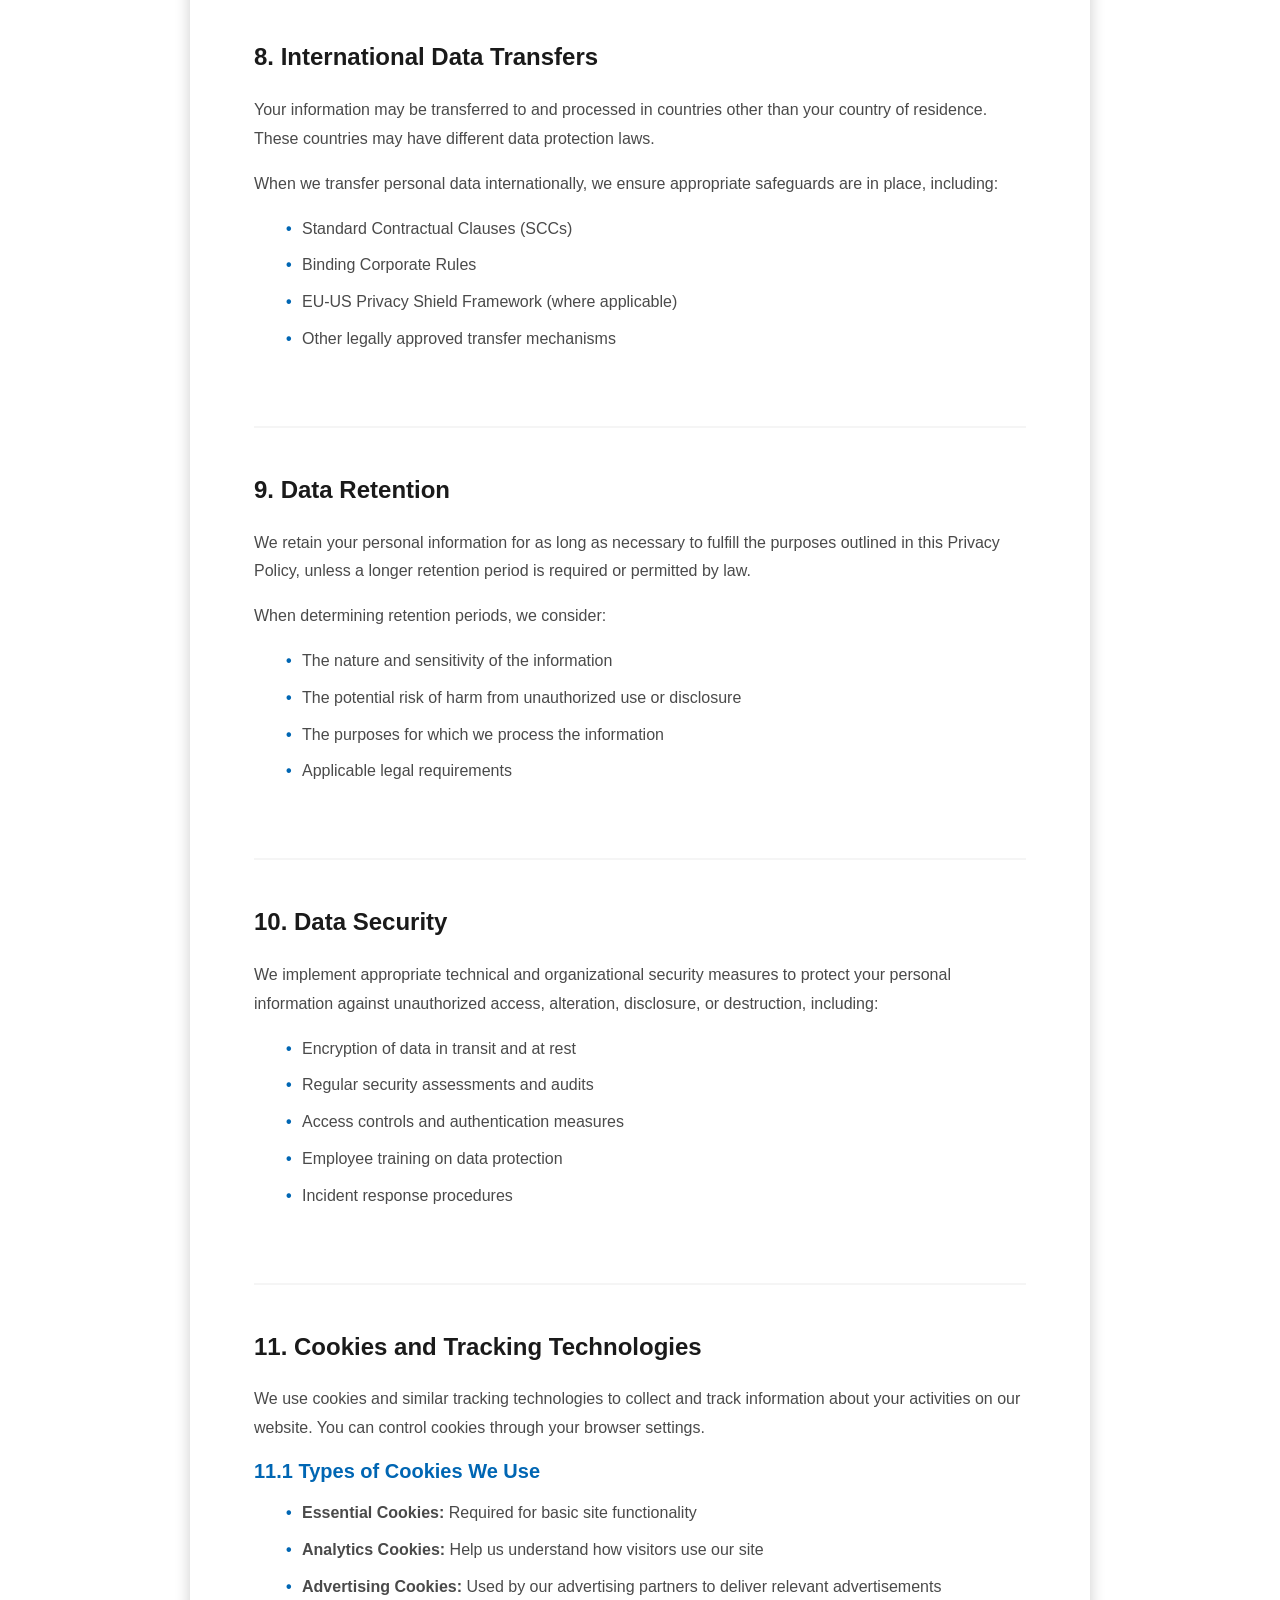
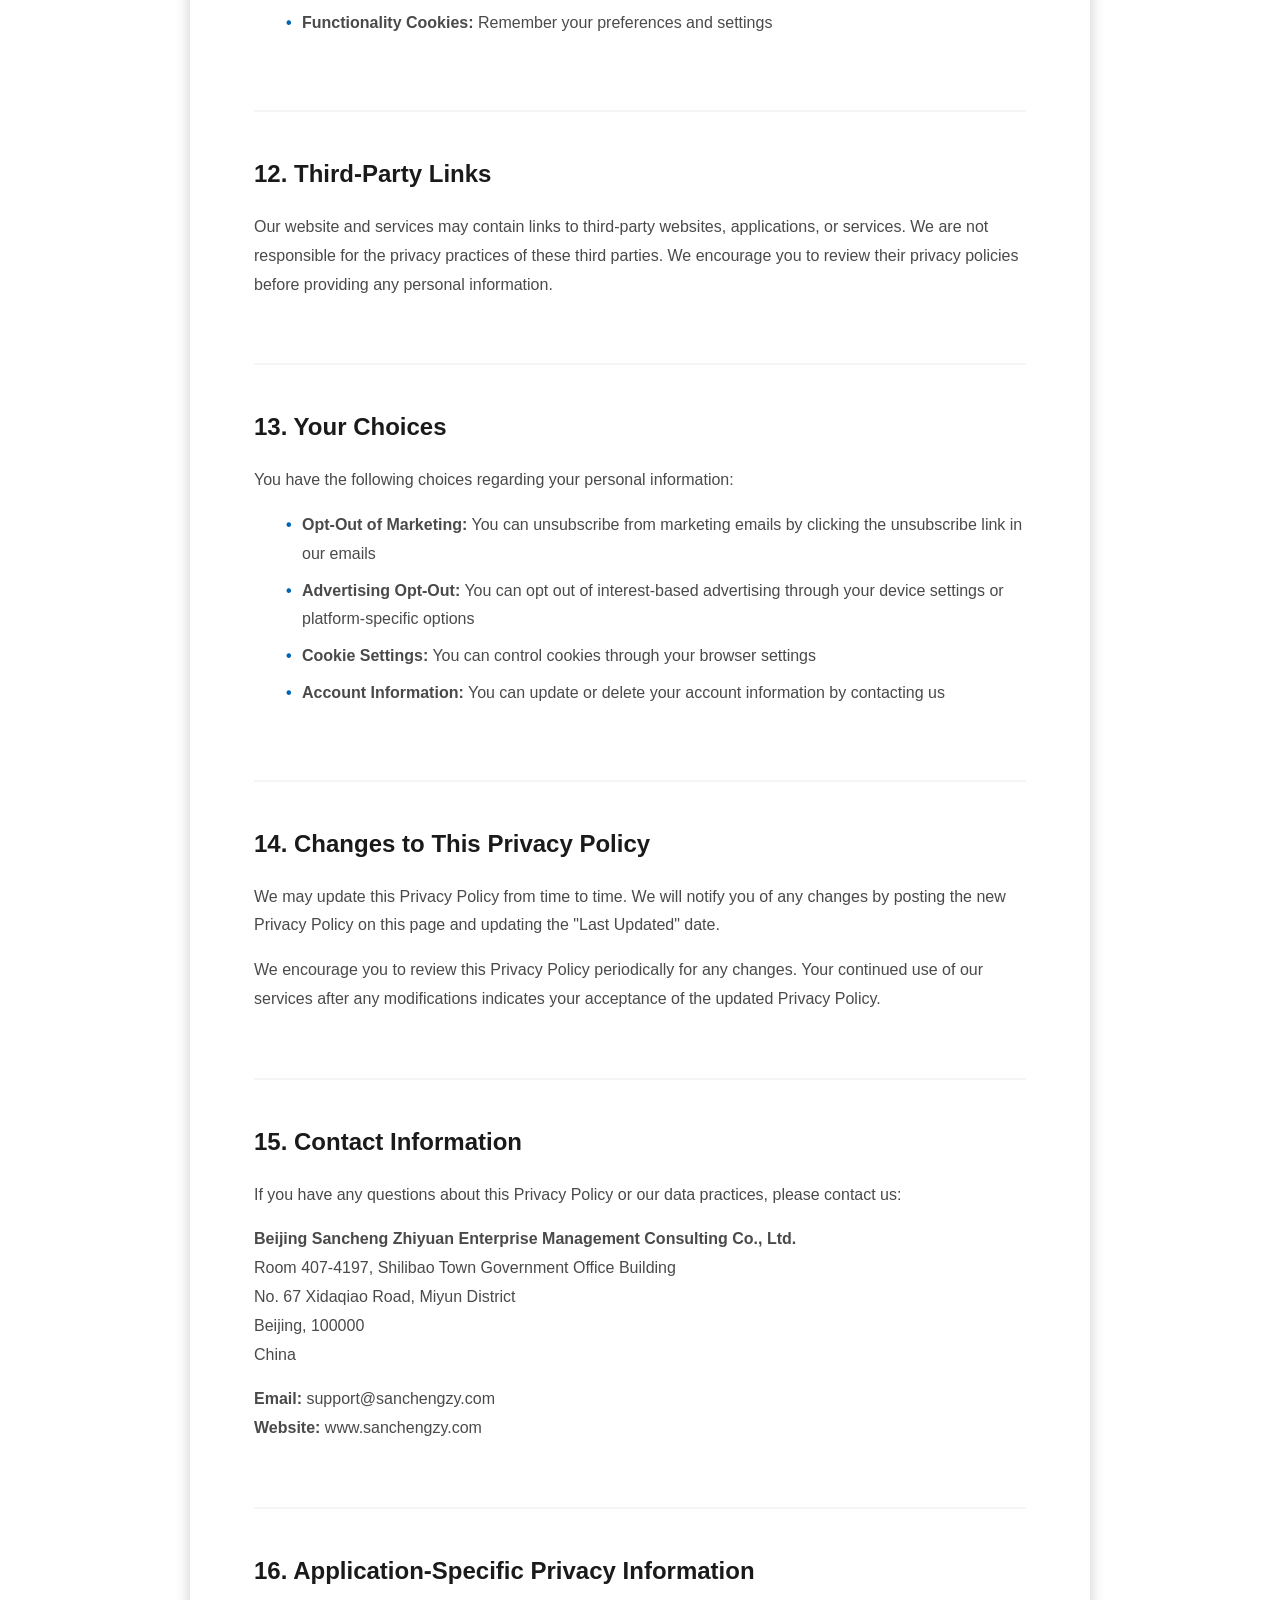
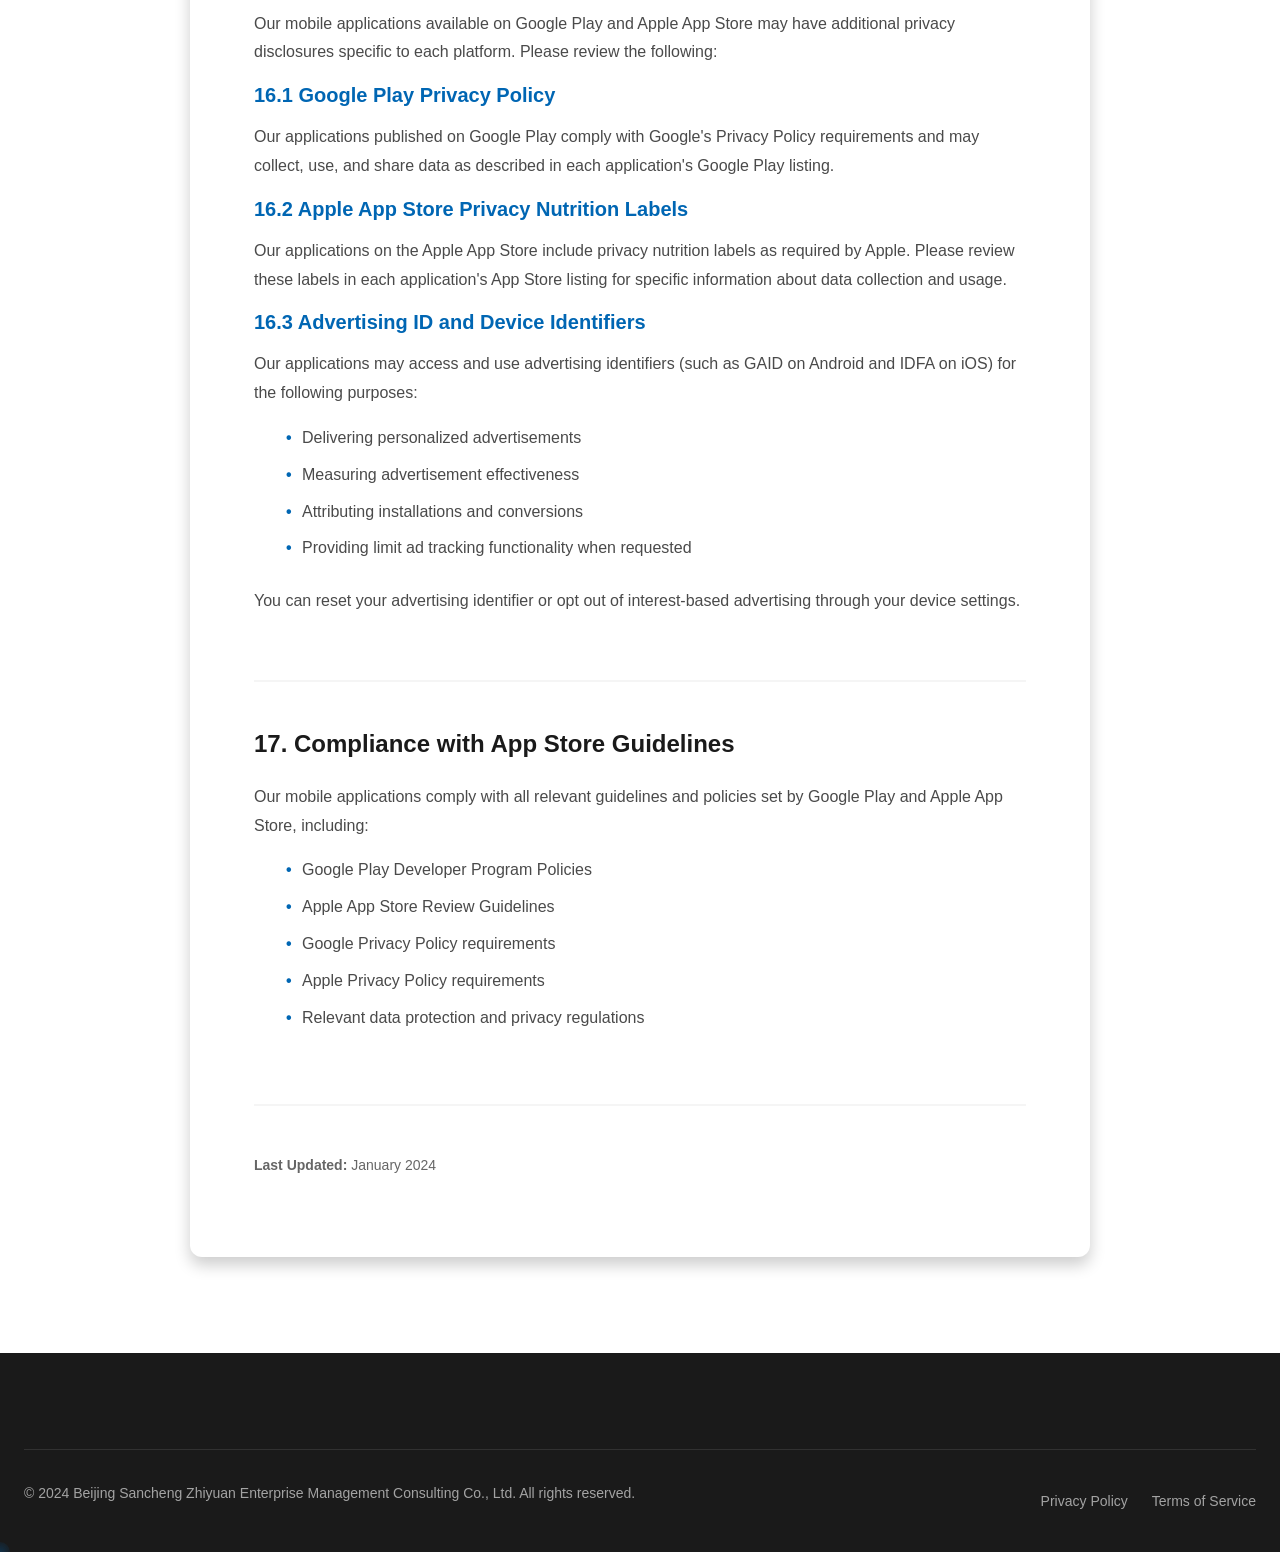
<file: privacy-policy.html>
<!DOCTYPE html>
<html lang="en">
<head>
    <meta charset="UTF-8">
    <meta name="viewport" content="width=device-width, initial-scale=1.0">
    <title>Privacy Policy | Beijing Sancheng Zhiyuan Enterprise Management Consulting Co., Ltd.</title>
    <meta name="description" content="Privacy Policy for Beijing Sancheng Zhiyuan Enterprise Management Consulting Co., Ltd. - Learn how we collect, use, and protect your personal information.">
    <link rel="canonical" href="https://sanchengzy.com/privacy-policy.html">
    <link rel="icon" type="image/svg+xml" href="images/logo.svg">
    <link rel="stylesheet" href="css/main.css">
    <link rel="stylesheet" href="css/animations.css">
    <link rel="stylesheet" href="css/responsive.css">
</head>
<body>
    <div class="page-loader"><div class="loader"></div></div>

    <header class="header">
        <div class="container">
            <div class="header-inner">
                <a href="index.html" class="logo">
                    <svg viewBox="0 0 100 100" width="50" height="50">
                        <defs><linearGradient id="logoGrad" x1="0%" y1="0%" x2="100%" y2="100%"><stop offset="0%" stop-color="#0066b3"/><stop offset="100%" stop-color="#3399cc"/></linearGradient></defs>
                        <circle cx="50" cy="50" r="45" fill="url(#logoGrad)"/>
                        <rect x="25" y="40" width="15" height="30" fill="#fff" rx="2"/>
                        <rect x="43" y="30" width="14" height="40" fill="#fff" rx="2"/>
                        <rect x="60" y="45" width="15" height="25" fill="#fff" rx="2"/>
                    </svg>
                    <span class="logo-text">Sanchengzy</span>
                </a>
                <nav class="nav-menu">
                    <a href="index.html" class="nav-link">Home</a>
                    <a href="services.html" class="nav-link">Services</a>
                    <a href="culture.html" class="nav-link">Culture</a>
                    <a href="news.html" class="nav-link">News</a>
                    <a href="contact.html" class="nav-link">Contact</a>
                </nav>
                <button class="nav-toggle" aria-label="Toggle navigation"><span></span><span></span><span></span></button>
            </div>
        </div>
    </header>

    <section class="page-header">
        <div class="page-header-content">
            <h1>Privacy Policy</h1>
            <div class="breadcrumb">
                <a href="index.html">Home</a> / <span>Privacy Policy</span>
            </div>
        </div>
    </section>

    <section class="section">
        <div class="container">
            <div class="legal-content">
                <div class="legal-section">
                    <h2>1. Introduction</h2>
                    <p>Beijing Sancheng Zhiyuan Enterprise Management Consulting Co., Ltd. ("we," "our," or "us") is committed to protecting your privacy. This Privacy Policy explains how we collect, use, disclose, and safeguard your information when you visit our website <a href="https://sanchengzy.com">https://sanchengzy.com</a> or use our mobile applications published on Google Play and Apple App Store.</p>
                    <p>Please read this Privacy Policy carefully. By accessing or using our services, you acknowledge that you have read, understood, and agree to be bound by all the terms of this Privacy Policy.</p>
                </div>

                <div class="legal-section">
                    <h2>2. Information We Collect</h2>
                    <h3>2.1 Personal Information</h3>
                    <p>We may collect personal information that you voluntarily provide to us when you:</p>
                    <ul>
                        <li>Fill out contact forms on our website</li>
                        <li>Subscribe to our newsletter</li>
                        <li>Register for an account</li>
                        <li>Use our mobile applications</li>
                        <li>Communicate with us via email or other channels</li>
                    </ul>
                    <p>This information may include your name, email address, phone number, company name, job title, postal address, and any other information you choose to provide.</p>

                    <h3>2.2 Automatically Collected Information</h3>
                    <p>When you visit our website or use our mobile applications, we automatically collect certain information, including:</p>
                    <ul>
                        <li>IP address</li>
                        <li>Browser type and version</li>
                        <li>Operating system</li>
                        <li>Device identifiers</li>
                        <li>Pages visited and time spent</li>
                        <li>Referring website addresses</li>
                        <li>Usage patterns and preferences</li>
                    </ul>
                </div>

                <div class="legal-section">
                    <h2>3. How We Use Your Information</h2>
                    <p>We use the information we collect for the following purposes:</p>
                    <ul>
                        <li>To provide, operate, and maintain our services</li>
                        <li>To improve, personalize, and expand our services</li>
                        <li>To understand and analyze how you use our services</li>
                        <li>To develop new products, services, and features</li>
                        <li>To communicate with you for customer service, updates, and marketing purposes</li>
                        <li>To process transactions and send related information</li>
                        <li>To detect and prevent fraud and abuse</li>
                        <li>To comply with legal obligations</li>
                    </ul>
                </div>

                <div class="legal-section">
                    <h2>4. Mobile Application Advertising and Third-Party Services</h2>
                    <p>Our mobile applications may include advertising from third-party ad networks and monetization platforms. These services help us provide free applications while generating revenue to support our operations.</p>
                    
                    <h3>4.1 Integrated Advertising Platforms</h3>
                    <p>Our applications integrate with the following advertising and monetization platforms to display advertisements:</p>
                    
                    <div class="ad-platform-list">
                        <div class="ad-platform-item">Google AdMob</div>
                        <div class="ad-platform-item">Facebook Audience Network</div>
                        <div class="ad-platform-item">Unity Ads</div>
                        <div class="ad-platform-item">AppLovin</div>
                        <div class="ad-platform-item">ironSource (by Unity)</div>
                        <div class="ad-platform-item">Vungle (by TikTok)</div>
                        <div class="ad-platform-item">Chartboost</div>
                        <div class="ad-platform-item">MoPub (by Twitter)</div>
                        <div class="ad-platform-item">AdColony (by Unity)</div>
                        <div class="ad-platform-item">Pangle</div>
                        <div class="ad-platform-item">Mintegral</div>
                        <div class="ad-platform-item">Appodeal</div>
                        <div class="ad-platform-item">Mopub</div>
                        <div class="ad-platform-item">Ogury</div>
                        <div class="ad-platform-item">Liftoff</div>
                        <div class="ad-platform-item">InMobi</div>
                        <div class="ad-platform-item">Amazon Ads</div>
                        <div class="ad-platform-item">Samsung Ads</div>
                    </div>

                    <h3>4.2 Types of Advertisements</h3>
                    <p>Our applications may display the following types of advertisements:</p>
                    <ul>
                        <li><strong>Splash Ads:</strong> Full-screen advertisements displayed when the application launches</li>
                        <li><strong>Interstitial Ads:</strong> Full-screen advertisements displayed during natural transition points in the application</li>
                        <li><strong>Reward Video Ads:</strong> Video advertisements that users can watch in exchange for in-app rewards</li>
                        <li><strong>Rewarded Interstitial Ads:</strong> Full-screen advertisements with rewards</li>
                        <li><strong>Banner Ads:</strong> Rectangular advertisements displayed at the top or bottom of the screen</li>
                        <li><strong>Native Ads:</strong> Advertisements that match the form and function of the application interface</li>
                        <li><strong>Playable Ads:</strong> Interactive advertisements that allow users to preview applications</li>
                        <li><strong>Display Ads:</strong> Visual banner advertisements</li>
                    </ul>

                    <h3>4.3 Data Collection by Advertising Partners</h3>
                    <p>Our advertising partners may collect the following types of data:</p>
                    <ul>
                        <li>Device identifiers (GAID, IDFA)</li>
                        <li>IP address and location data</li>
                        <li>Device type and operating system</li>
                        <li>Application usage data</li>
                        <li>Advertising IDs and ad targeting information</li>
                        <li>User interactions with advertisements</li>
                        <li>Conversion tracking data</li>
                    </ul>
                    <p>Each advertising platform has its own privacy policy and data practices. We encourage you to review the privacy policies of these third-party services.</p>
                </div>

                <div class="legal-section">
                    <h2>5. GDPR Compliance (European Union)</h2>
                    <p>If you are located in the European Economic Area (EEA), we process your personal data in accordance with the General Data Protection Regulation (GDPR).</p>
                    
                    <h3>5.1 Legal Basis for Processing</h3>
                    <p>We process your personal data under the following legal bases:</p>
                    <ul>
                        <li><strong>Consent:</strong> You have given clear consent for us to process your personal data for specific purposes</li>
                        <li><strong>Contract:</strong> Processing is necessary for a contract we have with you</li>
                        <li><strong>Legal Obligation:</strong> Processing is necessary for us to comply with the law</li>
                        <li><strong>Legitimate Interests:</strong> Processing is necessary for our legitimate interests or the legitimate interests of a third party</li>
                    </ul>

                    <h3>5.2 Your GDPR Rights</h3>
                    <p>If you are in the EEA, you have the right to:</p>
                    <ul>
                        <li>Access your personal data</li>
                        <li>Rectify inaccurate personal data</li>
                        <li>Request erasure of your personal data ("right to be forgotten")</li>
                        <li>Restrict processing of your personal data</li>
                        <li>Data portability</li>
                        <li>Object to processing</li>
                        <li>Withdraw consent at any time</li>
                        <li>Lodge a complaint with a supervisory authority</li>
                    </ul>
                </div>

                <div class="legal-section">
                    <h2>6. CCPA Compliance (California)</h2>
                    <p>If you are a California resident, you have specific rights under the California Consumer Privacy Act (CCPA):</p>
                    
                    <h3>6.1 Your CCPA Rights</h3>
                    <ul>
                        <li><strong>Right to Know:</strong> Request disclosure of personal information collected, used, disclosed, or sold</li>
                        <li><strong>Right to Delete:</strong> Request deletion of personal information</li>
                        <li><strong>Right to Opt-Out:</strong> Opt-out of the sale of personal information</li>
                        <li><strong>Right to Non-Discrimination:</strong> Not be discriminated against for exercising your rights</li>
                    </ul>

                    <h3>6.2 Categories of Information</h3>
                    <p>We collect the following categories of information:</p>
                    <ul>
                        <li>Identifiers (name, email, IP address, device identifiers)</li>
                        <li>Commercial information (transaction history, services purchased)</li>
                        <li>Internet activity information (browsing history, interactions with our services)</li>
                        <li>Geolocation data</li>
                        <li>Professional or employment-related information</li>
                    </ul>
                </div>

                <div class="legal-section">
                    <h2>7. COPPA Compliance (Children's Privacy)</h2>
                    <p>We comply with the Children's Online Privacy Protection Act (COPPA) and similar international regulations.</p>
                    
                    <h3>7.1 Age Requirements</h3>
                    <p>Our services are not intended for children under the following ages:</p>
                    <ul>
                        <li><strong>United States:</strong> Under 13 years old (COPPA)</li>
                        <li><strong>European Union:</strong> Under 16 years old (GDPR)</li>
                        <li><strong>United Kingdom:</strong> Under 13 years old</li>
                        <li><strong>Other jurisdictions:</strong> Age requirements may vary by country</li>
                    </ul>

                    <h3>7.2 Parental Controls</h3>
                    <p>If you are a parent or guardian and believe your child has provided us with personal information without your consent, please contact us immediately at <a href="mailto:support@sanchengzy.com">support@sanchengzy.com</a>. We will take steps to remove such information from our systems.</p>

                    <h3>7.3 Family-Friendly Advertising</h3>
                    <p>Our applications may display advertisements that are appropriate for all ages when the user indicates they are under the age of 13 or the applicable age threshold in their jurisdiction.</p>
                </div>

                <div class="legal-section">
                    <h2>8. International Data Transfers</h2>
                    <p>Your information may be transferred to and processed in countries other than your country of residence. These countries may have different data protection laws.</p>
                    <p>When we transfer personal data internationally, we ensure appropriate safeguards are in place, including:</p>
                    <ul>
                        <li>Standard Contractual Clauses (SCCs)</li>
                        <li>Binding Corporate Rules</li>
                        <li>EU-US Privacy Shield Framework (where applicable)</li>
                        <li>Other legally approved transfer mechanisms</li>
                    </ul>
                </div>

                <div class="legal-section">
                    <h2>9. Data Retention</h2>
                    <p>We retain your personal information for as long as necessary to fulfill the purposes outlined in this Privacy Policy, unless a longer retention period is required or permitted by law.</p>
                    <p>When determining retention periods, we consider:</p>
                    <ul>
                        <li>The nature and sensitivity of the information</li>
                        <li>The potential risk of harm from unauthorized use or disclosure</li>
                        <li>The purposes for which we process the information</li>
                        <li>Applicable legal requirements</li>
                    </ul>
                </div>

                <div class="legal-section">
                    <h2>10. Data Security</h2>
                    <p>We implement appropriate technical and organizational security measures to protect your personal information against unauthorized access, alteration, disclosure, or destruction, including:</p>
                    <ul>
                        <li>Encryption of data in transit and at rest</li>
                        <li>Regular security assessments and audits</li>
                        <li>Access controls and authentication measures</li>
                        <li>Employee training on data protection</li>
                        <li>Incident response procedures</li>
                    </ul>
                </div>

                <div class="legal-section">
                    <h2>11. Cookies and Tracking Technologies</h2>
                    <p>We use cookies and similar tracking technologies to collect and track information about your activities on our website. You can control cookies through your browser settings.</p>
                    
                    <h3>11.1 Types of Cookies We Use</h3>
                    <ul>
                        <li><strong>Essential Cookies:</strong> Required for basic site functionality</li>
                        <li><strong>Analytics Cookies:</strong> Help us understand how visitors use our site</li>
                        <li><strong>Advertising Cookies:</strong> Used by our advertising partners to deliver relevant advertisements</li>
                        <li><strong>Functionality Cookies:</strong> Remember your preferences and settings</li>
                    </ul>
                </div>

                <div class="legal-section">
                    <h2>12. Third-Party Links</h2>
                    <p>Our website and services may contain links to third-party websites, applications, or services. We are not responsible for the privacy practices of these third parties. We encourage you to review their privacy policies before providing any personal information.</p>
                </div>

                <div class="legal-section">
                    <h2>13. Your Choices</h2>
                    <p>You have the following choices regarding your personal information:</p>
                    <ul>
                        <li><strong>Opt-Out of Marketing:</strong> You can unsubscribe from marketing emails by clicking the unsubscribe link in our emails</li>
                        <li><strong>Advertising Opt-Out:</strong> You can opt out of interest-based advertising through your device settings or platform-specific options</li>
                        <li><strong>Cookie Settings:</strong> You can control cookies through your browser settings</li>
                        <li><strong>Account Information:</strong> You can update or delete your account information by contacting us</li>
                    </ul>
                </div>

                <div class="legal-section">
                    <h2>14. Changes to This Privacy Policy</h2>
                    <p>We may update this Privacy Policy from time to time. We will notify you of any changes by posting the new Privacy Policy on this page and updating the "Last Updated" date.</p>
                    <p>We encourage you to review this Privacy Policy periodically for any changes. Your continued use of our services after any modifications indicates your acceptance of the updated Privacy Policy.</p>
                </div>

                <div class="legal-section">
                    <h2>15. Contact Information</h2>
                    <p>If you have any questions about this Privacy Policy or our data practices, please contact us:</p>
                    
                    <p><strong>Beijing Sancheng Zhiyuan Enterprise Management Consulting Co., Ltd.</strong><br>
                    Room 407-4197, Shilibao Town Government Office Building<br>
                    No. 67 Xidaqiao Road, Miyun District<br>
                    Beijing, 100000<br>
                    China</p>
                    
                    <p><strong>Email:</strong> <a href="mailto:support@sanchengzy.com">support@sanchengzy.com</a><br>
                    <strong>Website:</strong> <a href="https://sanchengzy.com">www.sanchengzy.com</a></p>
                </div>

                <div class="legal-section">
                    <h2>16. Application-Specific Privacy Information</h2>
                    <p>Our mobile applications available on Google Play and Apple App Store may have additional privacy disclosures specific to each platform. Please review the following:</p>
                    
                    <h3>16.1 Google Play Privacy Policy</h3>
                    <p>Our applications published on Google Play comply with Google's Privacy Policy requirements and may collect, use, and share data as described in each application's Google Play listing.</p>
                    
                    <h3>16.2 Apple App Store Privacy Nutrition Labels</h3>
                    <p>Our applications on the Apple App Store include privacy nutrition labels as required by Apple. Please review these labels in each application's App Store listing for specific information about data collection and usage.</p>
                    
                    <h3>16.3 Advertising ID and Device Identifiers</h3>
                    <p>Our applications may access and use advertising identifiers (such as GAID on Android and IDFA on iOS) for the following purposes:</p>
                    <ul>
                        <li>Delivering personalized advertisements</li>
                        <li>Measuring advertisement effectiveness</li>
                        <li>Attributing installations and conversions</li>
                        <li>Providing limit ad tracking functionality when requested</li>
                    </ul>
                    <p>You can reset your advertising identifier or opt out of interest-based advertising through your device settings.</p>
                </div>

                <div class="legal-section">
                    <h2>17. Compliance with App Store Guidelines</h2>
                    <p>Our mobile applications comply with all relevant guidelines and policies set by Google Play and Apple App Store, including:</p>
                    <ul>
                        <li>Google Play Developer Program Policies</li>
                        <li>Apple App Store Review Guidelines</li>
                        <li>Google Privacy Policy requirements</li>
                        <li>Apple Privacy Policy requirements</li>
                        <li>Relevant data protection and privacy regulations</li>
                    </ul>
                </div>

                <p style="margin-top: 40px; font-size: 0.875rem; color: #666;"><strong>Last Updated:</strong> January 2024</p>
            </div>
        </div>
    </section>

    <footer class="footer">
        <div class="container">
            <div class="footer-bottom">
                <p class="footer-copyright">&copy; 2024 Beijing Sancheng Zhiyuan Enterprise Management Consulting Co., Ltd. All rights reserved.</p>
                <div class="footer-legal">
                    <a href="privacy-policy.html">Privacy Policy</a>
                    <a href="terms-of-service.html">Terms of Service</a>
                </div>
            </div>
        </div>
    </footer>

    <button class="scroll-top" aria-label="Scroll to top"><svg viewBox="0 0 24 24"><path d="M7.41 15.41L12 10.83l4.59 4.58L18 14l-6-6-6 6z"/></svg></button>

    <script src="js/main.js"></script>
    <script src="js/animations.js"></script>
    <script src="js/navigation.js"></script>
</body>
</html>
</file>
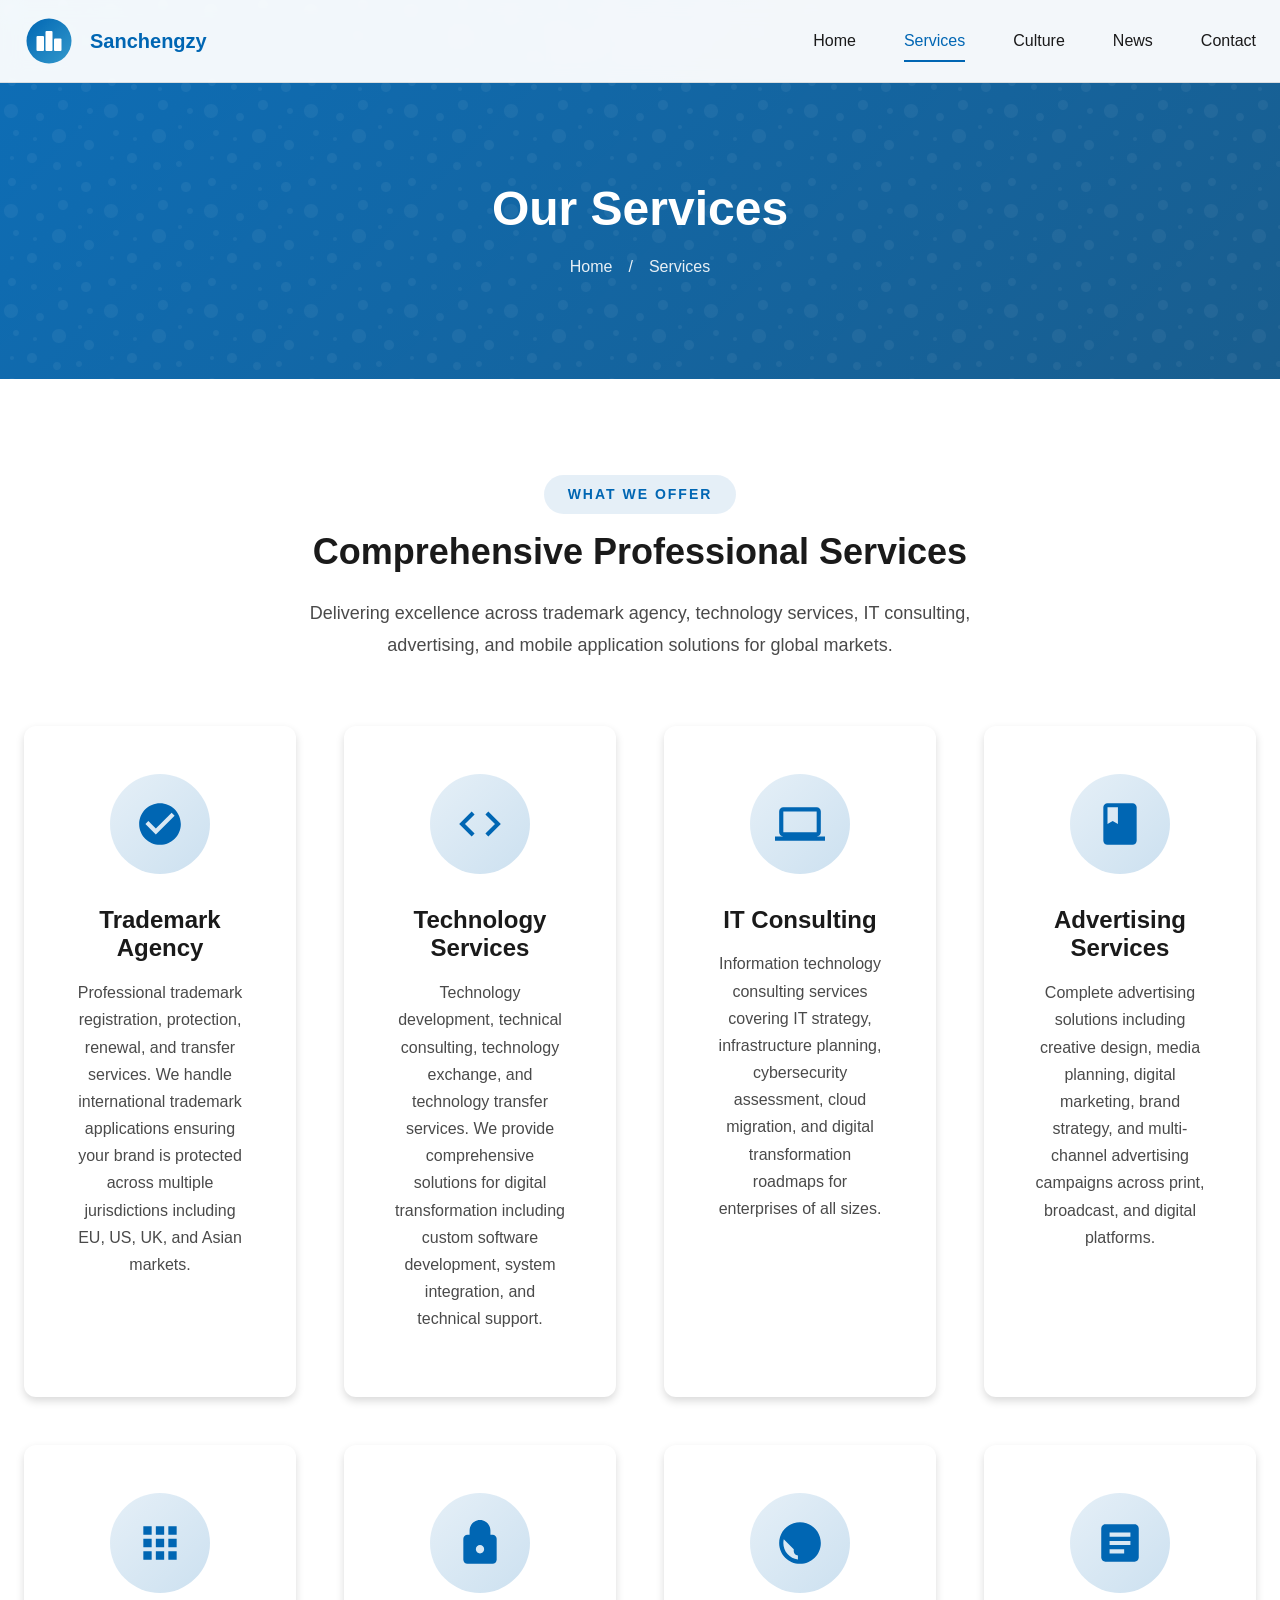
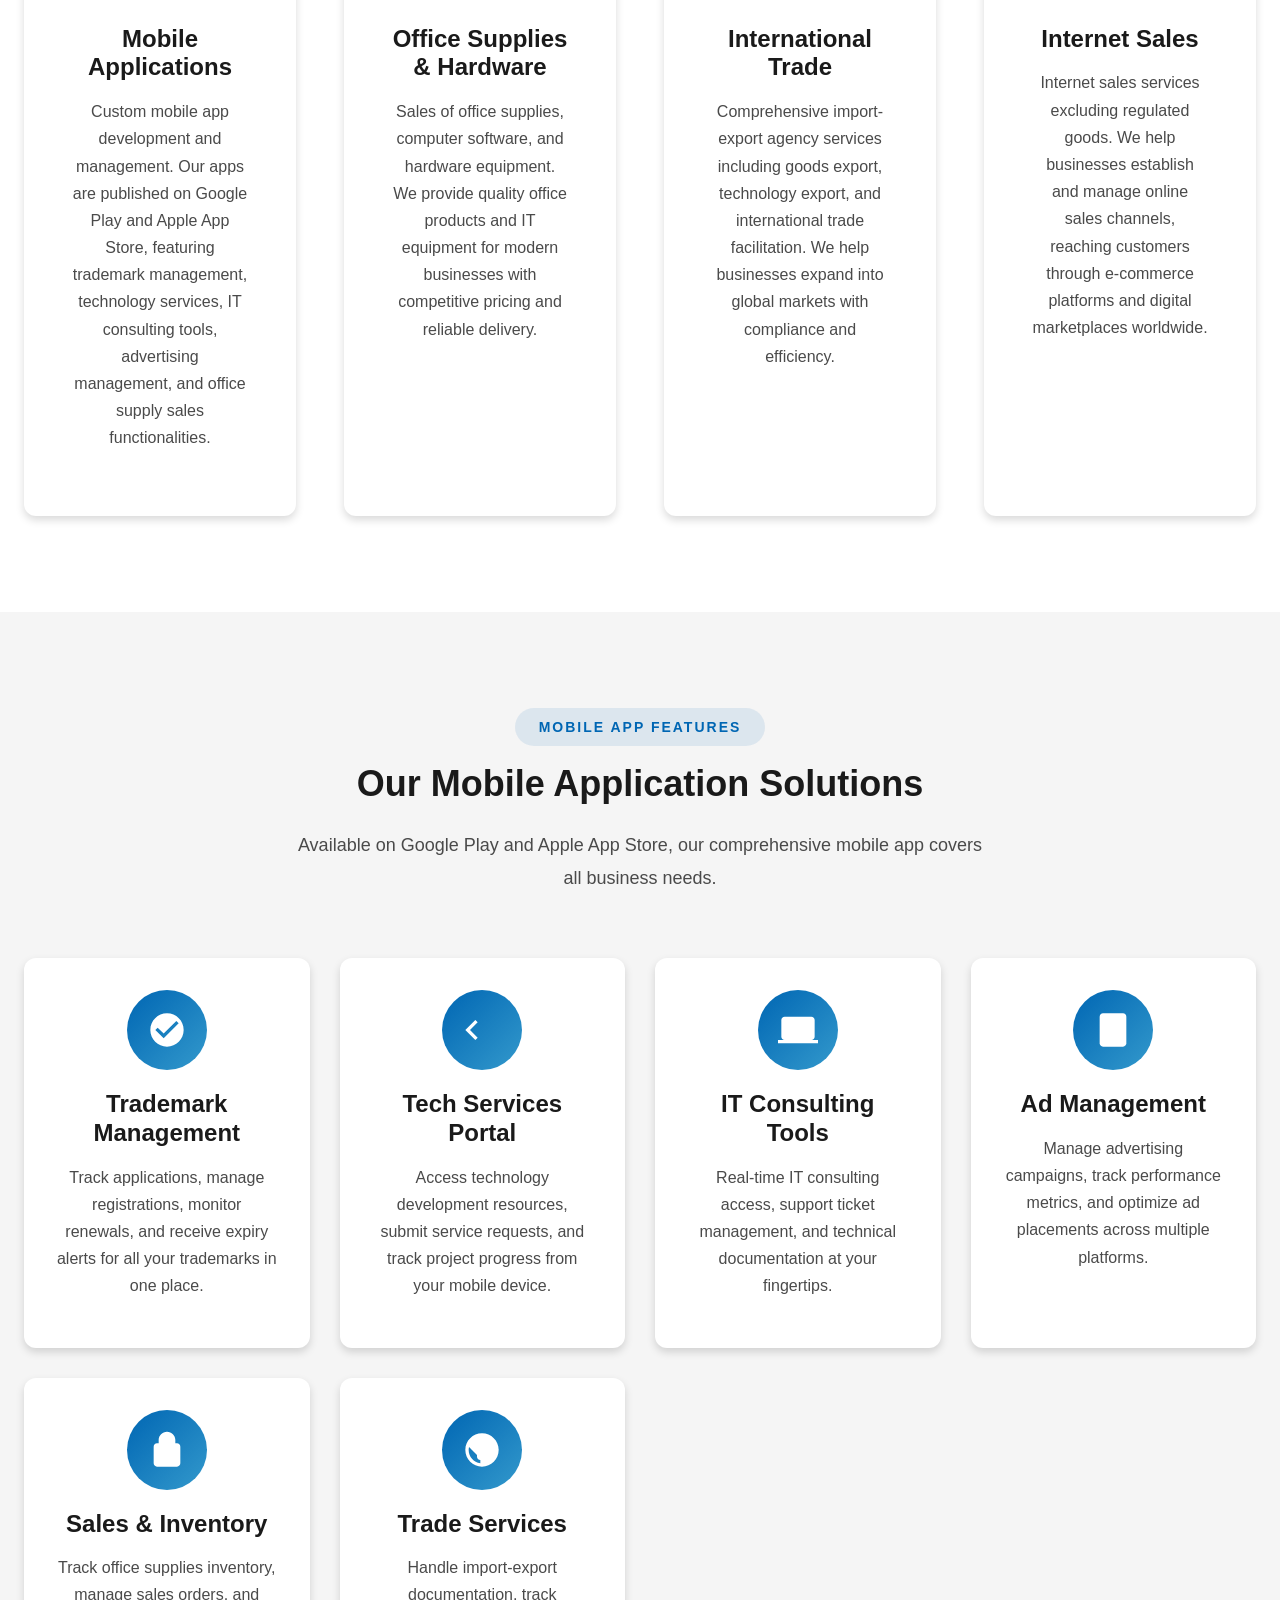
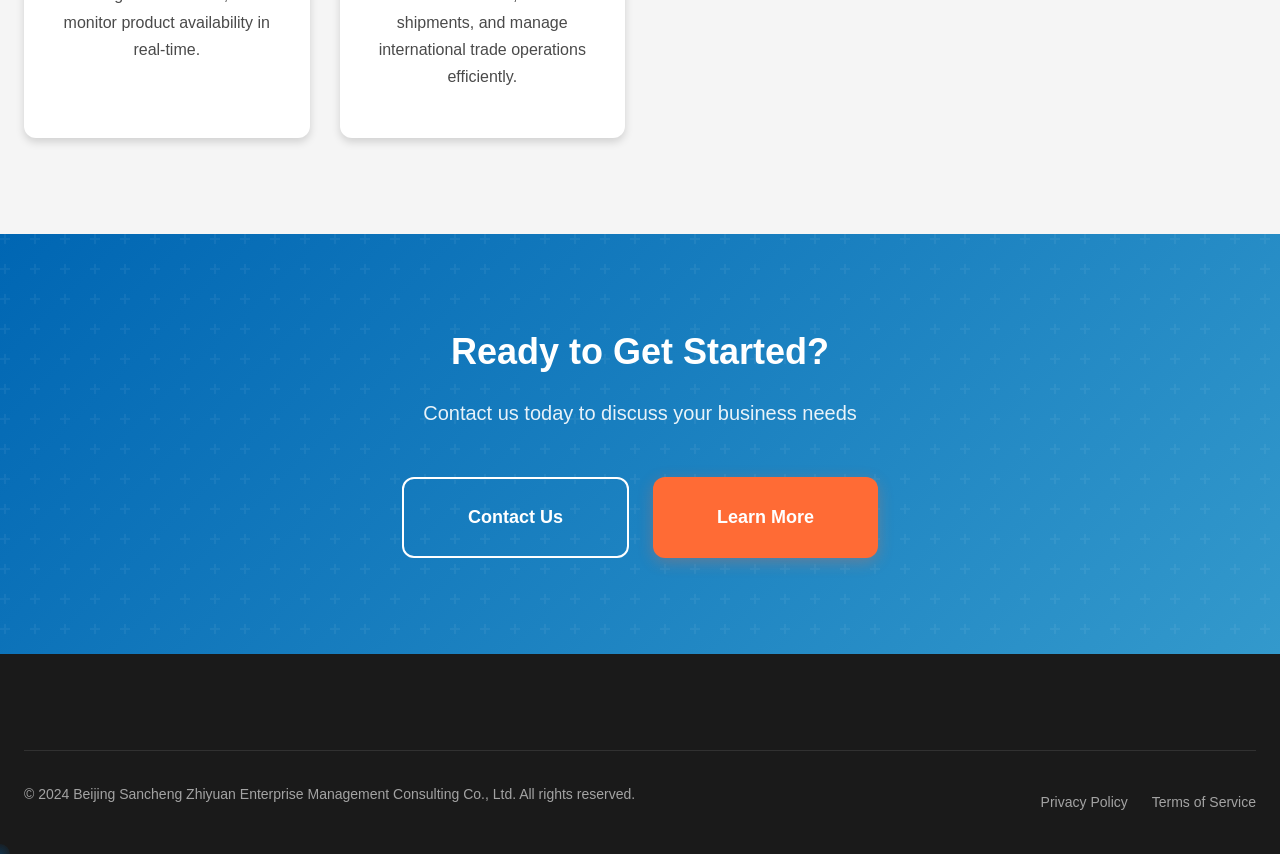
<file: services.html>
<!DOCTYPE html>
<html lang="en">
<head>
    <meta charset="UTF-8">
    <meta name="viewport" content="width=device-width, initial-scale=1.0">
    <title>Our Services | Beijing Sancheng Zhiyuan Enterprise Management Consulting Co., Ltd.</title>
    <meta name="description" content="Comprehensive business services including trademark agency, technology development, IT consulting, advertising services, and mobile app solutions published on Google Play and Apple App Store.">
    <link rel="canonical" href="https://sanchengzy.com/services.html">
    <link rel="icon" type="image/svg+xml" href="images/logo.svg">
    <link rel="stylesheet" href="css/main.css">
    <link rel="stylesheet" href="css/animations.css">
    <link rel="stylesheet" href="css/responsive.css">
</head>
<body>
    <div class="page-loader"><div class="loader"></div></div>

    <header class="header">
        <div class="container">
            <div class="header-inner">
                <a href="index.html" class="logo">
                    <svg viewBox="0 0 100 100" width="50" height="50">
                        <defs><linearGradient id="logoGrad" x1="0%" y1="0%" x2="100%" y2="100%"><stop offset="0%" stop-color="#0066b3"/><stop offset="100%" stop-color="#3399cc"/></linearGradient></defs>
                        <circle cx="50" cy="50" r="45" fill="url(#logoGrad)"/>
                        <rect x="25" y="40" width="15" height="30" fill="#fff" rx="2"/>
                        <rect x="43" y="30" width="14" height="40" fill="#fff" rx="2"/>
                        <rect x="60" y="45" width="15" height="25" fill="#fff" rx="2"/>
                    </svg>
                    <span class="logo-text">Sanchengzy</span>
                </a>
                <nav class="nav-menu">
                    <a href="index.html" class="nav-link">Home</a>
                    <a href="services.html" class="nav-link active">Services</a>
                    <a href="culture.html" class="nav-link">Culture</a>
                    <a href="news.html" class="nav-link">News</a>
                    <a href="contact.html" class="nav-link">Contact</a>
                </nav>
                <button class="nav-toggle" aria-label="Toggle navigation"><span></span><span></span><span></span></button>
            </div>
        </div>
    </header>

    <section class="page-header">
        <div class="page-header-content">
            <h1>Our Services</h1>
            <div class="breadcrumb">
                <a href="index.html">Home</a> / <span>Services</span>
            </div>
        </div>
    </section>

    <section class="section">
        <div class="container">
            <div class="section-header fade-in">
                <span class="section-label">What We Offer</span>
                <h2 class="section-title">Comprehensive Professional Services</h2>
                <p class="section-description">Delivering excellence across trademark agency, technology services, IT consulting, advertising, and mobile application solutions for global markets.</p>
            </div>

            <div class="services-grid">
                <div class="service-card stagger-item">
                    <div class="service-icon">
                        <svg viewBox="0 0 24 24"><path d="M12 2C6.48 2 2 6.48 2 12s4.48 10 10 10 10-4.48 10-10S17.52 2 12 2zm-2 15l-5-5 1.41-1.41L10 14.17l7.59-7.59L19 8l-9 9z"/></svg>
                    </div>
                    <h3 class="service-title">Trademark Agency</h3>
                    <p class="service-description">Professional trademark registration, protection, renewal, and transfer services. We handle international trademark applications ensuring your brand is protected across multiple jurisdictions including EU, US, UK, and Asian markets.</p>
                </div>

                <div class="service-card stagger-item">
                    <div class="service-icon">
                        <svg viewBox="0 0 24 24"><path d="M9.4 16.6L4.8 12l4.6-4.6L8 6l-6 6 6 6 1.4-1.4zm5.2 0l4.6-4.6-4.6-4.6L16 6l6 6-6 6-1.4-1.4z"/></svg>
                    </div>
                    <h3 class="service-title">Technology Services</h3>
                    <p class="service-description">Technology development, technical consulting, technology exchange, and technology transfer services. We provide comprehensive solutions for digital transformation including custom software development, system integration, and technical support.</p>
                </div>

                <div class="service-card stagger-item">
                    <div class="service-icon">
                        <svg viewBox="0 0 24 24"><path d="M20 18c1.1 0 1.99-.9 1.99-2L22 6c0-1.1-.9-2-2-2H4c-1.1 0-2 .9-2 2v10c0 1.1.9 2 2 2H0v2h24v-2h-4zM4 6h16v10H4V6z"/></svg>
                    </div>
                    <h3 class="service-title">IT Consulting</h3>
                    <p class="service-description">Information technology consulting services covering IT strategy, infrastructure planning, cybersecurity assessment, cloud migration, and digital transformation roadmaps for enterprises of all sizes.</p>
                </div>

                <div class="service-card stagger-item">
                    <div class="service-icon">
                        <svg viewBox="0 0 24 24"><path d="M18 2H6c-1.1 0-2 .9-2 2v16c0 1.1.9 2 2 2h12c1.1 0 2-.9 2-2V4c0-1.1-.9-2-2-2zM6 4h5v8l-2.5-1.5L6 12V4z"/></svg>
                    </div>
                    <h3 class="service-title">Advertising Services</h3>
                    <p class="service-description">Complete advertising solutions including creative design, media planning, digital marketing, brand strategy, and multi-channel advertising campaigns across print, broadcast, and digital platforms.</p>
                </div>

                <div class="service-card stagger-item">
                    <div class="service-icon">
                        <svg viewBox="0 0 24 24"><path d="M4 8h4V4H4v4zm6 12h4v-4h-4v4zm-6 0h4v-4H4v4zm0-6h4v-4H4v4zm6 0h4v-4h-4v4zm6-10v4h4V4h-4zm-6 4h4V4h-4v4zm6 6h4v-4h-4v4zm0 6h4v-4h-4v4z"/></svg>
                    </div>
                    <h3 class="service-title">Mobile Applications</h3>
                    <p class="service-description">Custom mobile app development and management. Our apps are published on Google Play and Apple App Store, featuring trademark management, technology services, IT consulting tools, advertising management, and office supply sales functionalities.</p>
                </div>

                <div class="service-card stagger-item">
                    <div class="service-icon">
                        <svg viewBox="0 0 24 24"><path d="M18 8h-1V6c0-2.76-2.24-5-5-5S7 3.24 7 6v2H6c-1.1 0-2 .9-2 2v10c0 1.1.9 2 2 2h12c1.1 0 2-.9 2-2V10c0-1.1-.9-2-2-2zm-6 9c-1.1 0-2-.9-2-2s.9-2 2-2 2 .9 2 2-.9 2-2 2z"/></svg>
                    </div>
                    <h3 class="service-title">Office Supplies & Hardware</h3>
                    <p class="service-description">Sales of office supplies, computer software, and hardware equipment. We provide quality office products and IT equipment for modern businesses with competitive pricing and reliable delivery.</p>
                </div>

                <div class="service-card stagger-item">
                    <div class="service-icon">
                        <svg viewBox="0 0 24 24"><path d="M12 2C6.48 2 2 6.48 2 12s4.48 10 10 10 10-4.48 10-10S17.52 2 12 2zm-1 17.93c-3.95-.49-7-3.85-7-7.93 0-.62.08-1.21.21-1.79L9 15v1c0 1.1.9 2 2 2v1.93z"/></svg>
                    </div>
                    <h3 class="service-title">International Trade</h3>
                    <p class="service-description">Comprehensive import-export agency services including goods export, technology export, and international trade facilitation. We help businesses expand into global markets with compliance and efficiency.</p>
                </div>

                <div class="service-card stagger-item">
                    <div class="service-icon">
                        <svg viewBox="0 0 24 24"><path d="M19 3H5c-1.1 0-2 .9-2 2v14c0 1.1.9 2 2 2h14c1.1 0 2-.9 2-2V5c0-1.1-.9-2-2-2zm-5 14H7v-2h7v2zm3-4H7v-2h10v2zm0-4H7V7h10v2z"/></svg>
                    </div>
                    <h3 class="service-title">Internet Sales</h3>
                    <p class="service-description">Internet sales services excluding regulated goods. We help businesses establish and manage online sales channels, reaching customers through e-commerce platforms and digital marketplaces worldwide.</p>
                </div>
            </div>
        </div>
    </section>

    <section class="section section-light">
        <div class="container">
            <div class="section-header fade-in">
                <span class="section-label">Mobile App Features</span>
                <h2 class="section-title">Our Mobile Application Solutions</h2>
                <p class="section-description">Available on Google Play and Apple App Store, our comprehensive mobile app covers all business needs.</p>
            </div>

            <div class="grid" style="grid-template-columns: repeat(auto-fit, minmax(250px, 1fr)); gap: 30px;">
                <div class="card fade-in hover-lift">
                    <div class="card-content text-center">
                        <div style="width: 80px; height: 80px; margin: 0 auto 20px; background: var(--gradient-primary); border-radius: 50%; display: flex; align-items: center; justify-content: center;">
                            <svg viewBox="0 0 24 24" width="40" height="40" fill="white"><path d="M12 2C6.48 2 2 6.48 2 12s4.48 10 10 10 10-4.48 10-10S17.52 2 12 2zm-2 15l-5-5 1.41-1.41L10 14.17l7.59-7.59L19 8l-9 9z"/></svg>
                        </div>
                        <h3 class="card-title">Trademark Management</h3>
                        <p class="card-description">Track applications, manage registrations, monitor renewals, and receive expiry alerts for all your trademarks in one place.</p>
                    </div>
                </div>

                <div class="card fade-in hover-lift">
                    <div class="card-content text-center">
                        <div style="width: 80px; height: 80px; margin: 0 auto 20px; background: var(--gradient-primary); border-radius: 50%; display: flex; align-items: center; justify-content: center;">
                            <svg viewBox="0 0 24 24" width="40" height="40" fill="white"><path d="M9.4 16.6L4.8 12l4.6-4.6L8 6l-6 6 6 6 1.4-1.4z"/></svg>
                        </div>
                        <h3 class="card-title">Tech Services Portal</h3>
                        <p class="card-description">Access technology development resources, submit service requests, and track project progress from your mobile device.</p>
                    </div>
                </div>

                <div class="card fade-in hover-lift">
                    <div class="card-content text-center">
                        <div style="width: 80px; height: 80px; margin: 0 auto 20px; background: var(--gradient-primary); border-radius: 50%; display: flex; align-items: center; justify-content: center;">
                            <svg viewBox="0 0 24 24" width="40" height="40" fill="white"><path d="M20 18c1.1 0 1.99-.9 1.99-2L22 6c0-1.1-.9-2-2-2H4c-1.1 0-2 .9-2 2v10c0 1.1.9 2 2 2H0v2h24v-2h-4z"/></svg>
                        </div>
                        <h3 class="card-title">IT Consulting Tools</h3>
                        <p class="card-description">Real-time IT consulting access, support ticket management, and technical documentation at your fingertips.</p>
                    </div>
                </div>

                <div class="card fade-in hover-lift">
                    <div class="card-content text-center">
                        <div style="width: 80px; height: 80px; margin: 0 auto 20px; background: var(--gradient-primary); border-radius: 50%; display: flex; align-items: center; justify-content: center;">
                            <svg viewBox="0 0 24 24" width="40" height="40" fill="white"><path d="M18 2H6c-1.1 0-2 .9-2 2v16c0 1.1.9 2 2 2h12c1.1 0 2-.9 2-2V4c0-1.1-.9-2-2-2z"/></svg>
                        </div>
                        <h3 class="card-title">Ad Management</h3>
                        <p class="card-description">Manage advertising campaigns, track performance metrics, and optimize ad placements across multiple platforms.</p>
                    </div>
                </div>

                <div class="card fade-in hover-lift">
                    <div class="card-content text-center">
                        <div style="width: 80px; height: 80px; margin: 0 auto 20px; background: var(--gradient-primary); border-radius: 50%; display: flex; align-items: center; justify-content: center;">
                            <svg viewBox="0 0 24 24" width="40" height="40" fill="white"><path d="M18 8h-1V6c0-2.76-2.24-5-5-5S7 3.24 7 6v2H6c-1.1 0-2 .9-2 2v10c0 1.1.9 2 2 2h12c1.1 0 2-.9 2-2V10c0-1.1-.9-2-2-2z"/></svg>
                        </div>
                        <h3 class="card-title">Sales & Inventory</h3>
                        <p class="card-description">Track office supplies inventory, manage sales orders, and monitor product availability in real-time.</p>
                    </div>
                </div>

                <div class="card fade-in hover-lift">
                    <div class="card-content text-center">
                        <div style="width: 80px; height: 80px; margin: 0 auto 20px; background: var(--gradient-primary); border-radius: 50%; display: flex; align-items: center; justify-content: center;">
                            <svg viewBox="0 0 24 24" width="40" height="40" fill="white"><path d="M12 2C6.48 2 2 6.48 2 12s4.48 10 10 10 10-4.48 10-10S17.52 2 12 2zm-1 17.93c-3.95-.49-7-3.85-7-7.93 0-.62.08-1.21.21-1.79L9 15v1c0 1.1.9 2 2 2v1.93z"/></svg>
                        </div>
                        <h3 class="card-title">Trade Services</h3>
                        <p class="card-description">Handle import-export documentation, track shipments, and manage international trade operations efficiently.</p>
                    </div>
                </div>
            </div>
        </div>
    </section>

    <section class="cta-section">
        <div class="container">
            <div class="cta-content fade-in text-center">
                <h2>Ready to Get Started?</h2>
                <p>Contact us today to discuss your business needs</p>
                <div class="cta-buttons">
                    <a href="contact.html" class="btn btn-secondary btn-lg">Contact Us</a>
                    <a href="index.html" class="btn btn-accent btn-lg">Learn More</a>
                </div>
            </div>
        </div>
    </section>

    <footer class="footer">
        <div class="container">
            <div class="footer-bottom">
                <p class="footer-copyright">&copy; 2024 Beijing Sancheng Zhiyuan Enterprise Management Consulting Co., Ltd. All rights reserved.</p>
                <div class="footer-legal">
                    <a href="privacy-policy.html">Privacy Policy</a>
                    <a href="terms-of-service.html">Terms of Service</a>
                </div>
            </div>
        </div>
    </footer>

    <button class="scroll-top" aria-label="Scroll to top"><svg viewBox="0 0 24 24"><path d="M7.41 15.41L12 10.83l4.59 4.58L18 14l-6-6-6 6z"/></svg></button>

    <script src="js/main.js"></script>
    <script src="js/animations.js"></script>
    <script src="js/navigation.js"></script>
</body>
</html>
</file>
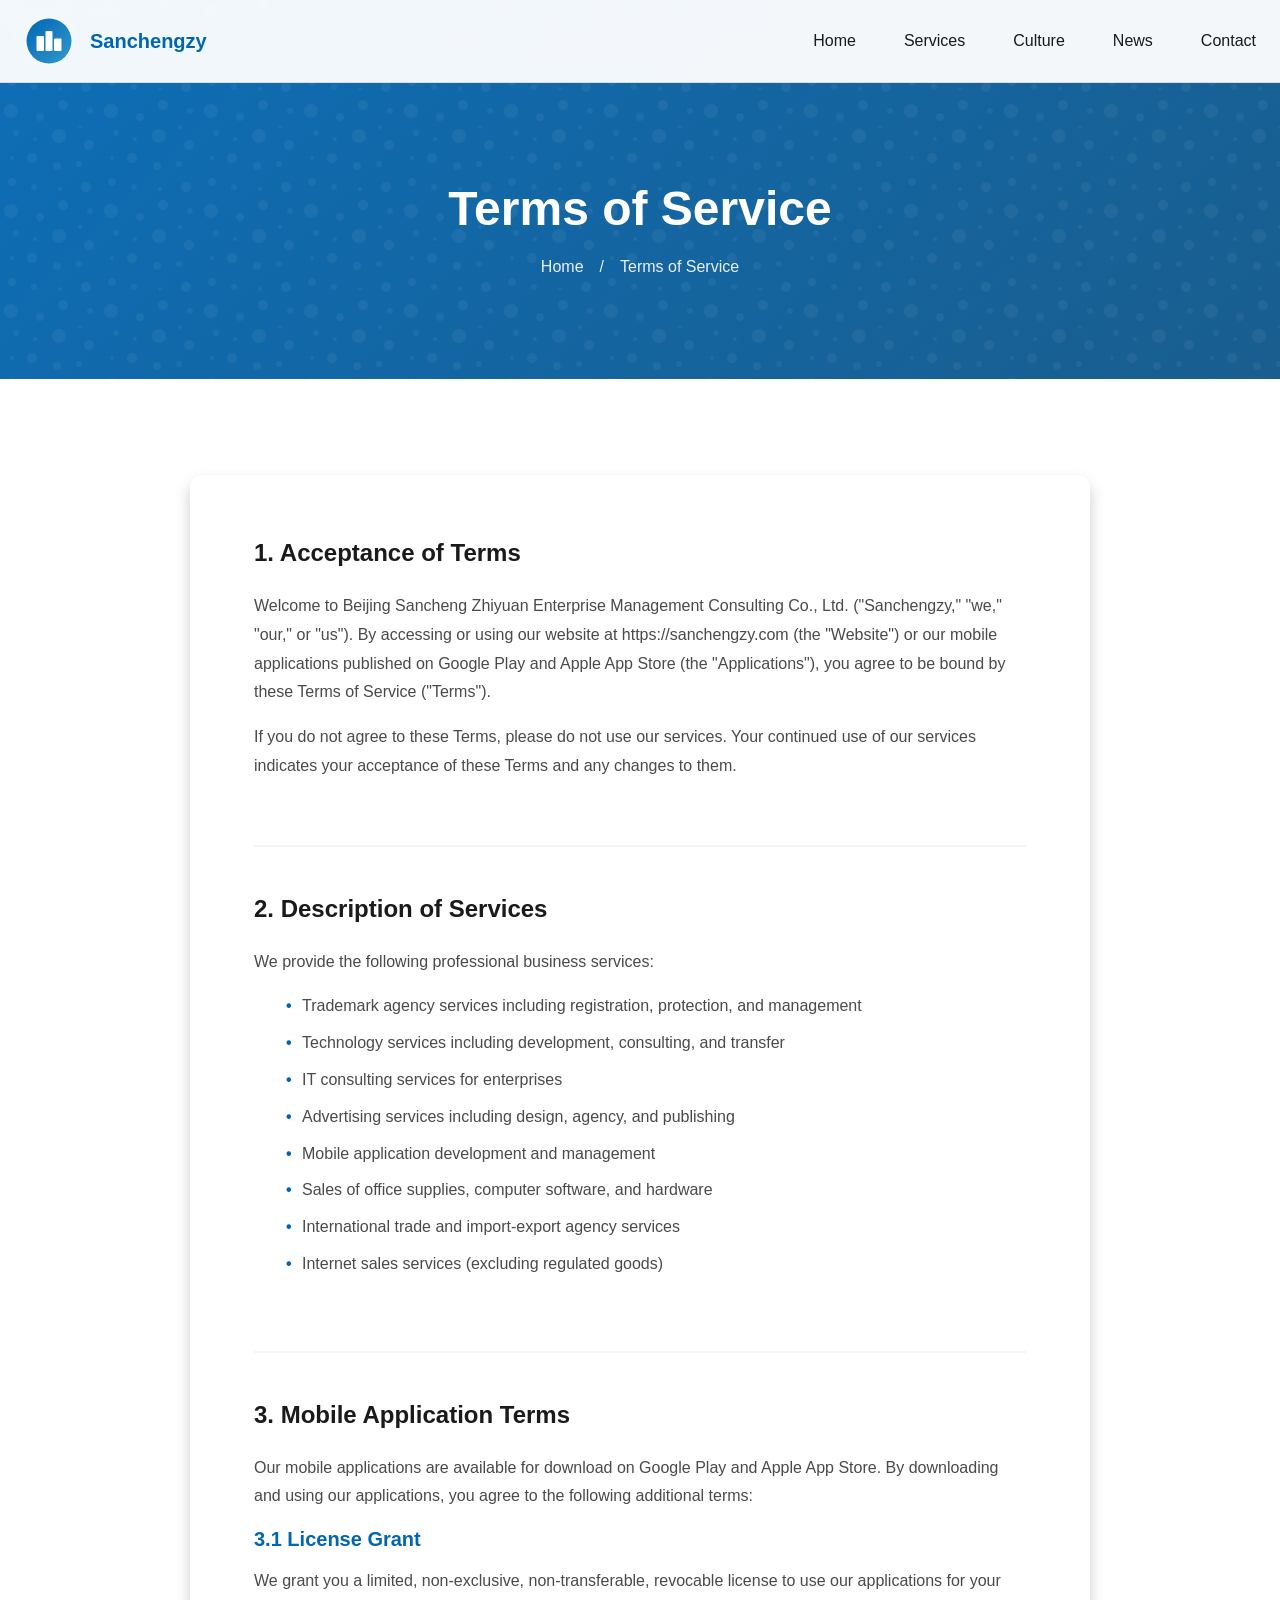
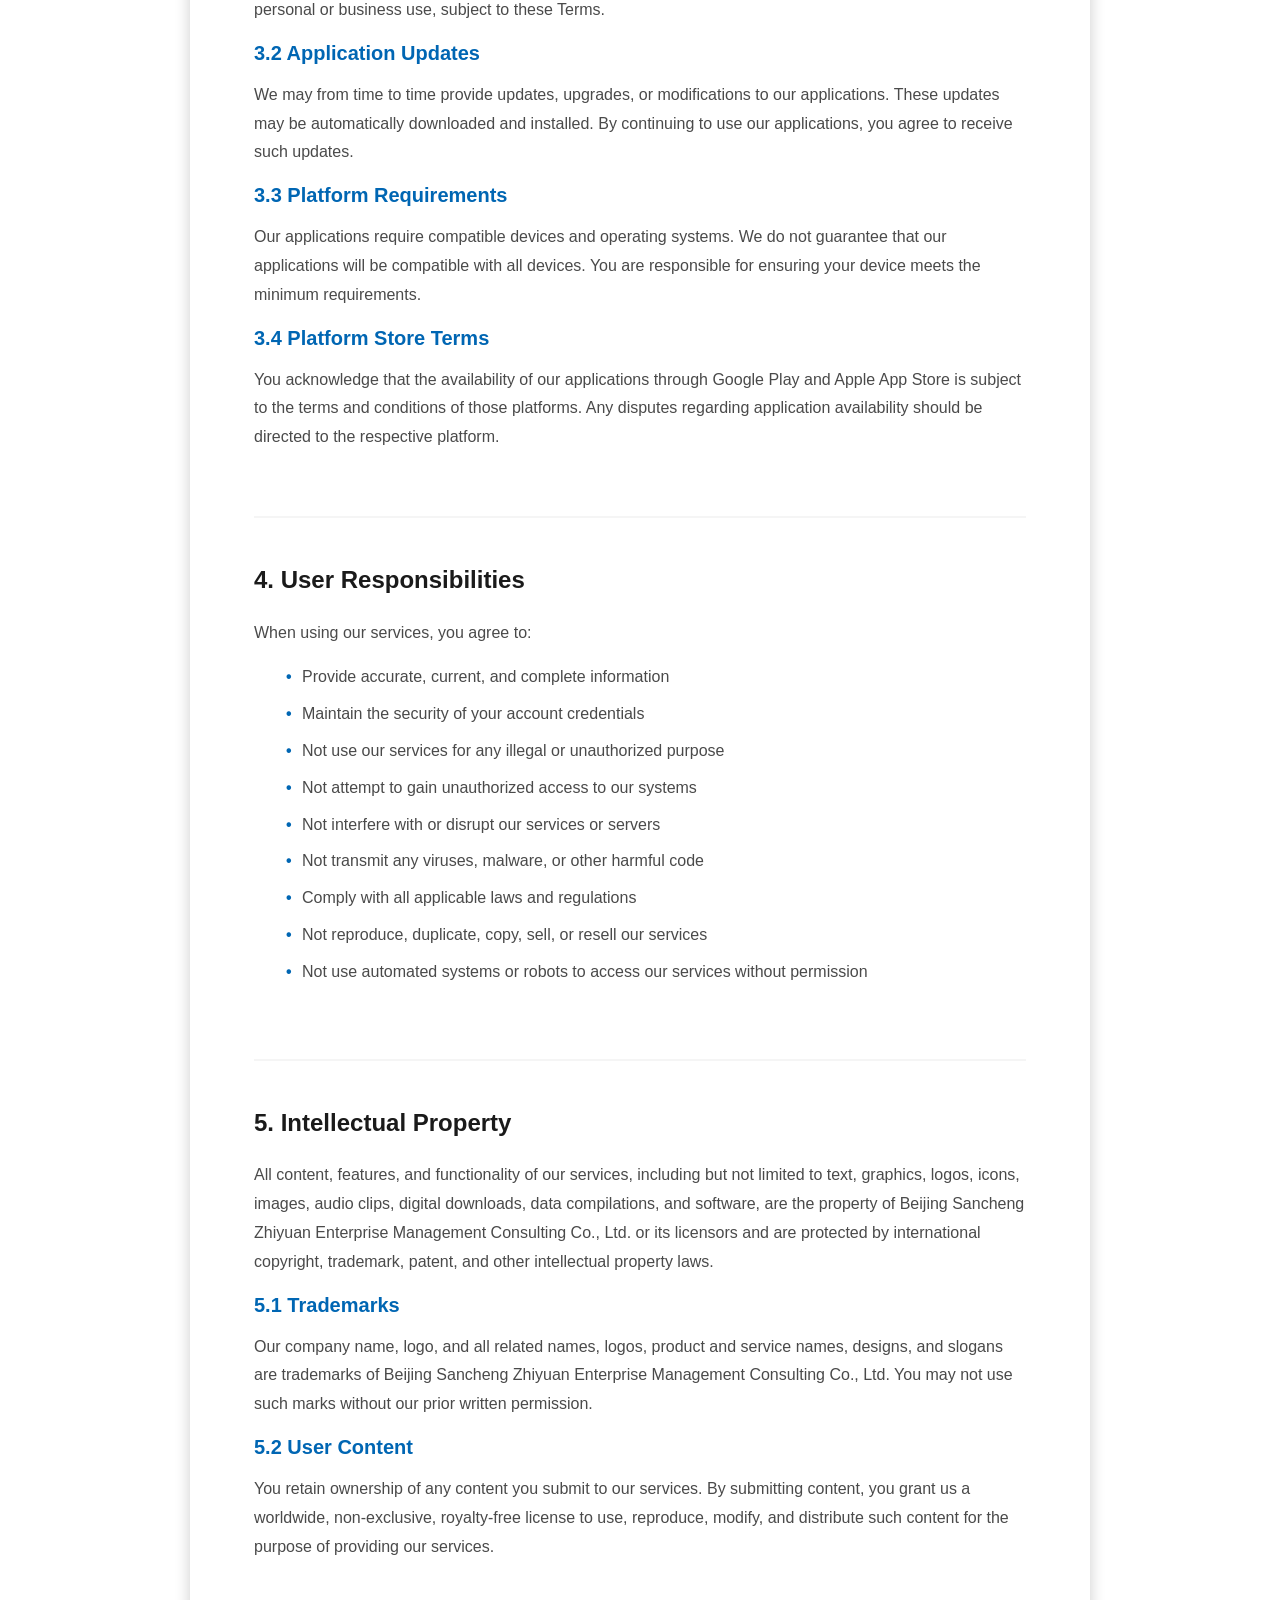
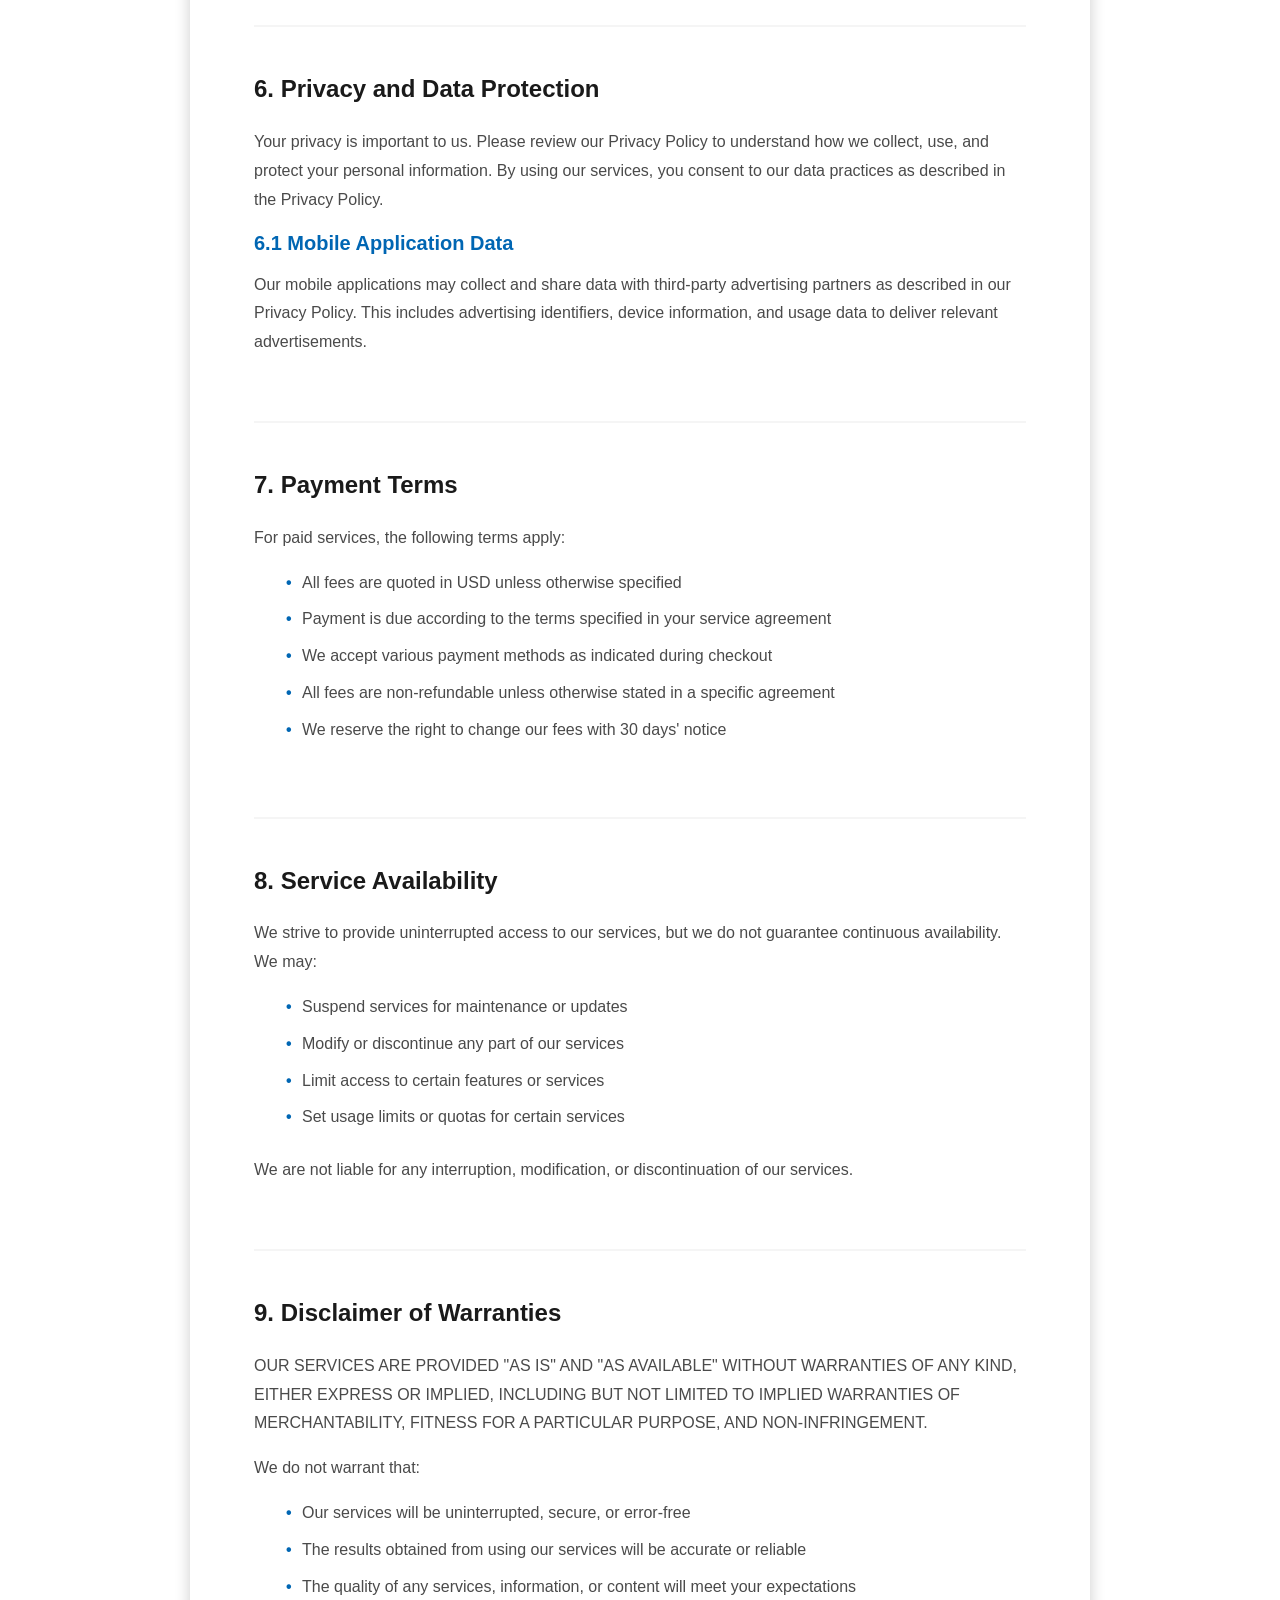
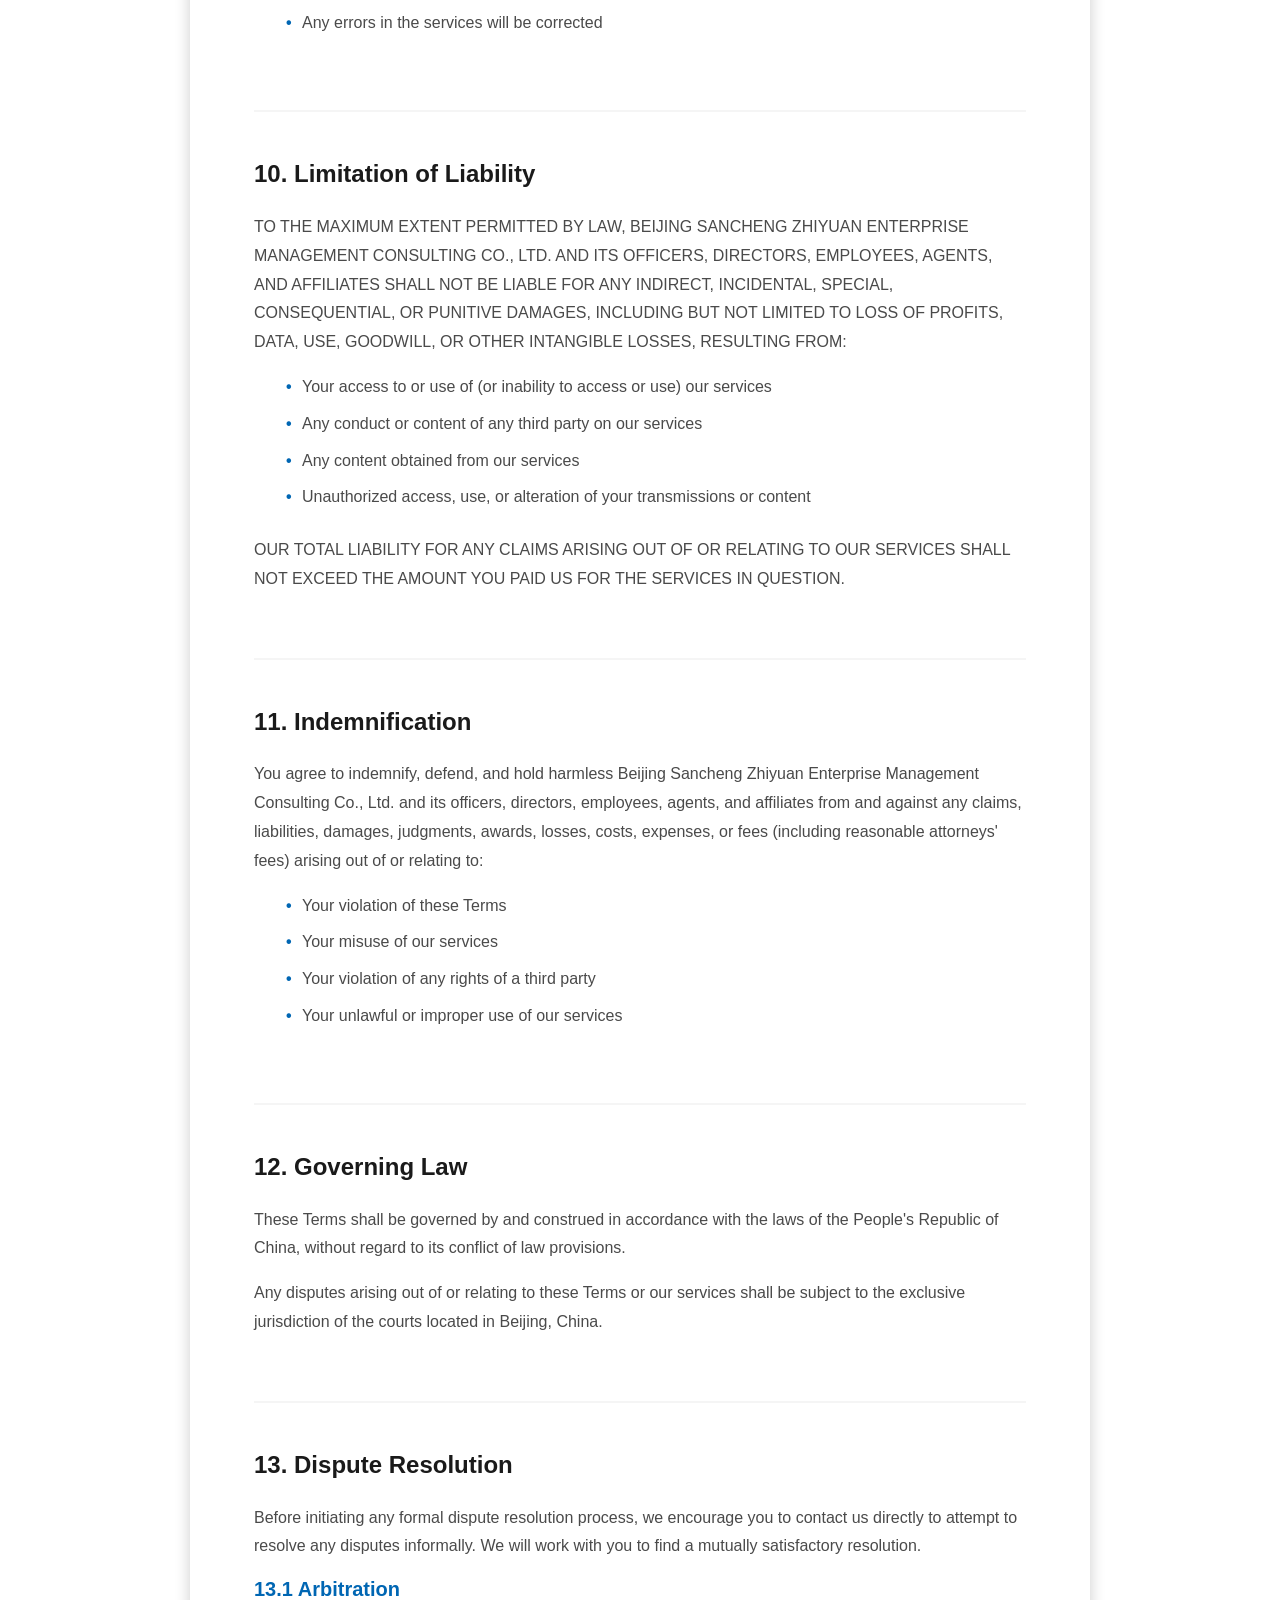
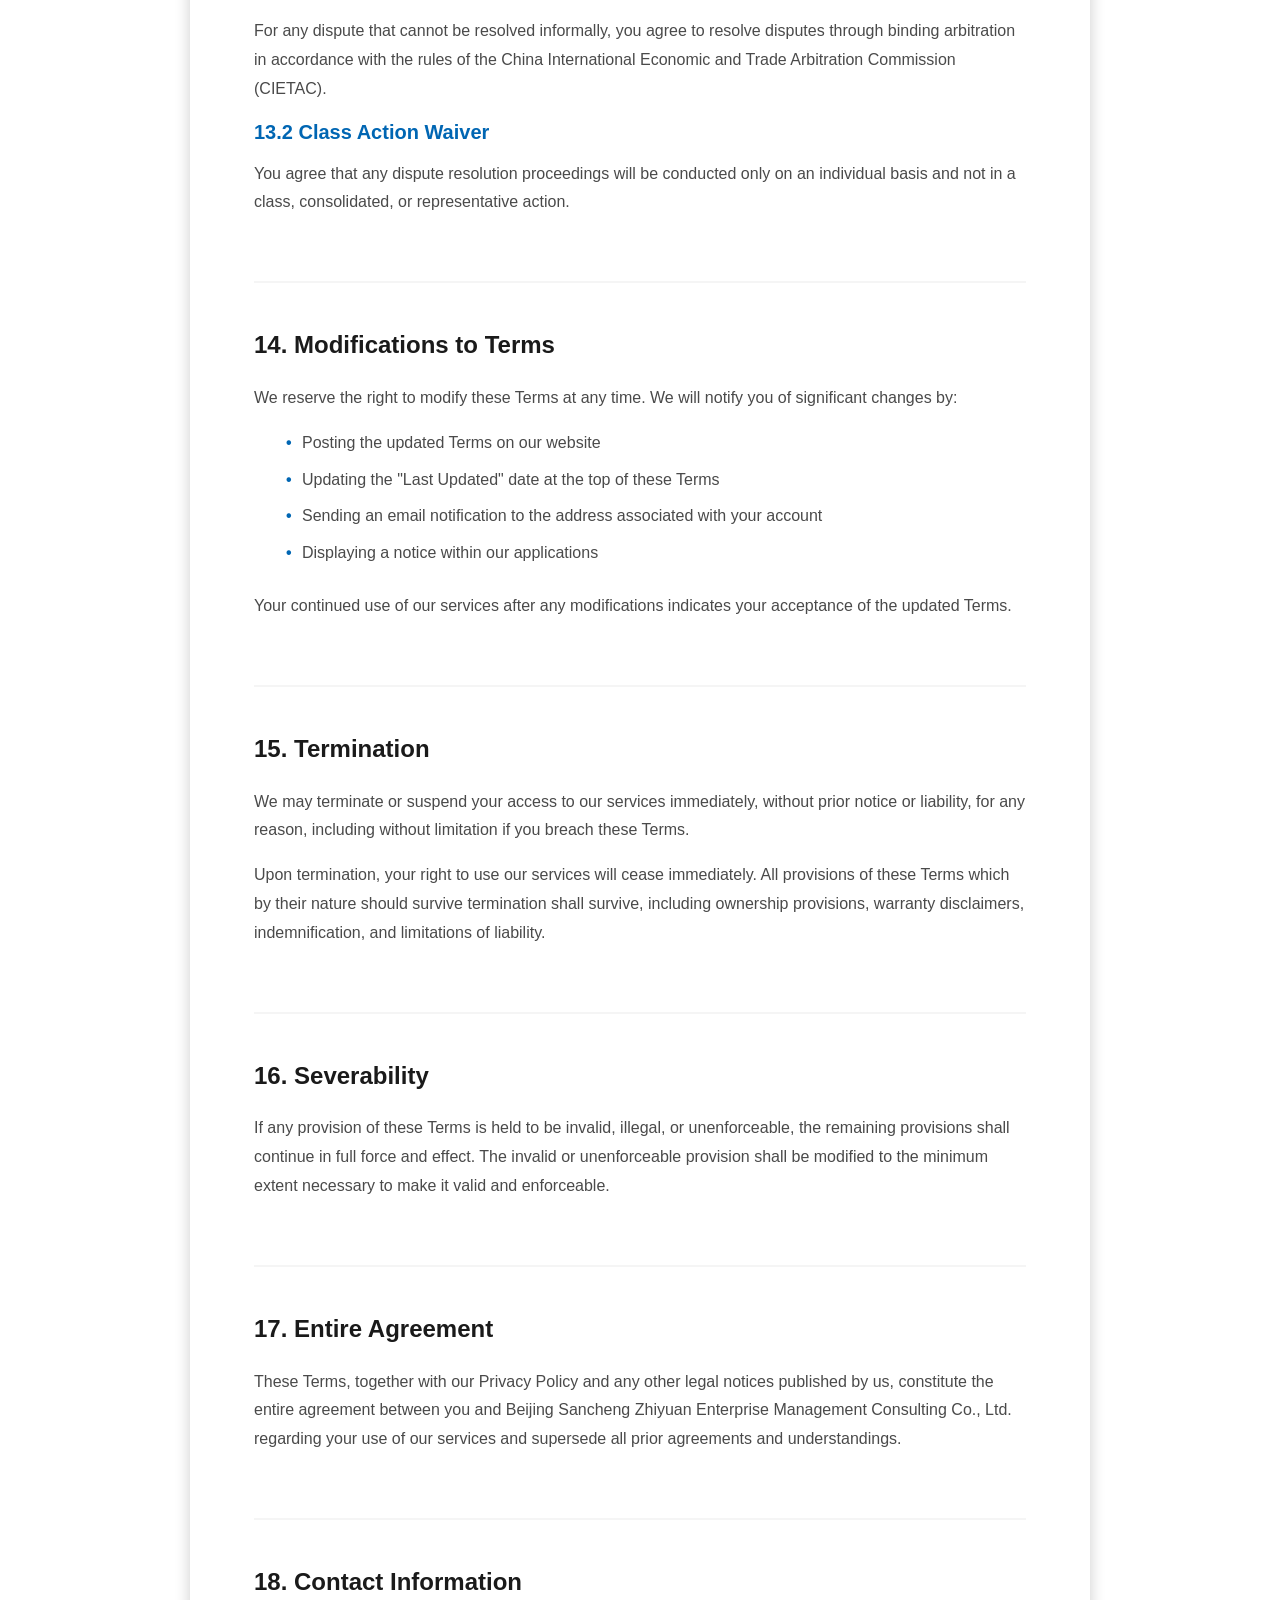
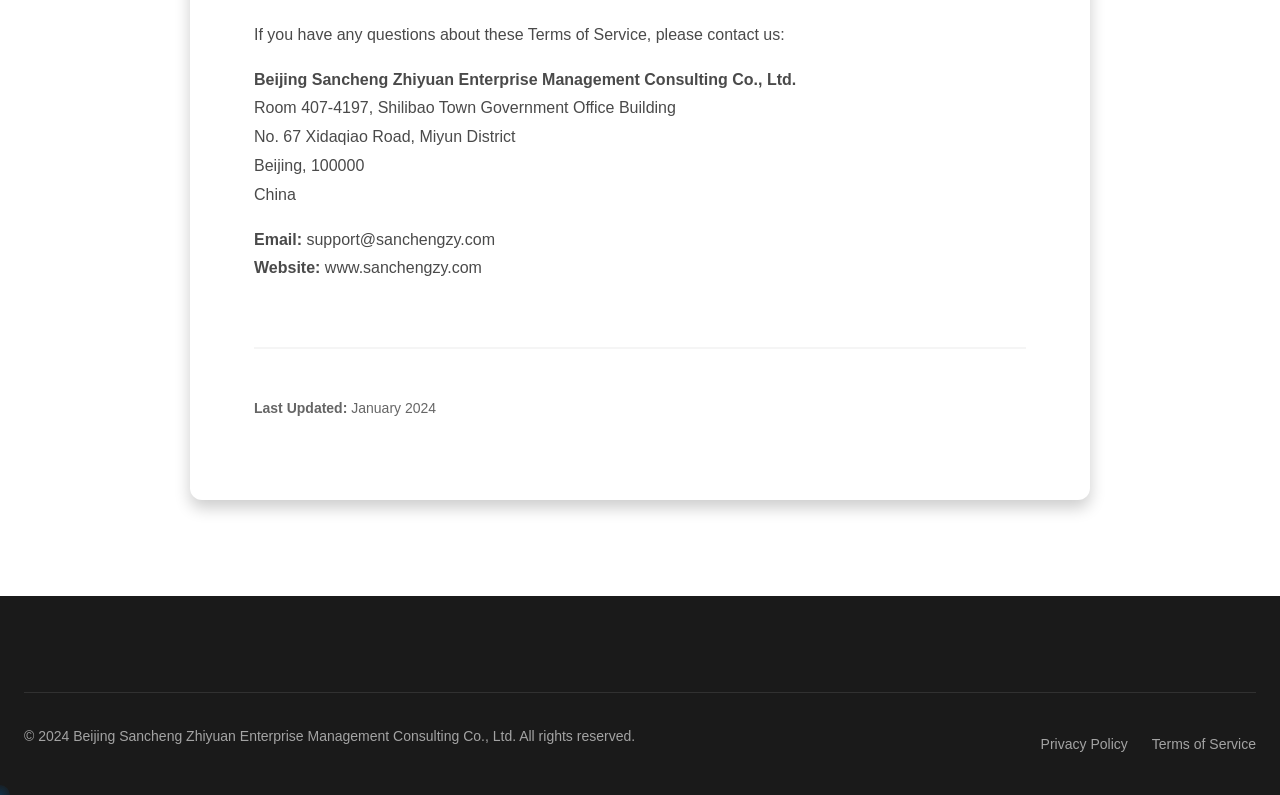
<file: terms-of-service.html>
<!DOCTYPE html>
<html lang="en">
<head>
    <meta charset="UTF-8">
    <meta name="viewport" content="width=device-width, initial-scale=1.0">
    <title>Terms of Service | Beijing Sancheng Zhiyuan Enterprise Management Consulting Co., Ltd.</title>
    <meta name="description" content="Terms of Service for Beijing Sancheng Zhiyuan Enterprise Management Consulting Co., Ltd. - Read our terms and conditions for using our services.">
    <link rel="canonical" href="https://sanchengzy.com/terms-of-service.html">
    <link rel="icon" type="image/svg+xml" href="images/logo.svg">
    <link rel="stylesheet" href="css/main.css">
    <link rel="stylesheet" href="css/animations.css">
    <link rel="stylesheet" href="css/responsive.css">
</head>
<body>
    <div class="page-loader"><div class="loader"></div></div>

    <header class="header">
        <div class="container">
            <div class="header-inner">
                <a href="index.html" class="logo">
                    <svg viewBox="0 0 100 100" width="50" height="50">
                        <defs><linearGradient id="logoGrad" x1="0%" y1="0%" x2="100%" y2="100%"><stop offset="0%" stop-color="#0066b3"/><stop offset="100%" stop-color="#3399cc"/></linearGradient></defs>
                        <circle cx="50" cy="50" r="45" fill="url(#logoGrad)"/>
                        <rect x="25" y="40" width="15" height="30" fill="#fff" rx="2"/>
                        <rect x="43" y="30" width="14" height="40" fill="#fff" rx="2"/>
                        <rect x="60" y="45" width="15" height="25" fill="#fff" rx="2"/>
                    </svg>
                    <span class="logo-text">Sanchengzy</span>
                </a>
                <nav class="nav-menu">
                    <a href="index.html" class="nav-link">Home</a>
                    <a href="services.html" class="nav-link">Services</a>
                    <a href="culture.html" class="nav-link">Culture</a>
                    <a href="news.html" class="nav-link">News</a>
                    <a href="contact.html" class="nav-link">Contact</a>
                </nav>
                <button class="nav-toggle" aria-label="Toggle navigation"><span></span><span></span><span></span></button>
            </div>
        </div>
    </header>

    <section class="page-header">
        <div class="page-header-content">
            <h1>Terms of Service</h1>
            <div class="breadcrumb">
                <a href="index.html">Home</a> / <span>Terms of Service</span>
            </div>
        </div>
    </section>

    <section class="section">
        <div class="container">
            <div class="legal-content">
                <div class="legal-section">
                    <h2>1. Acceptance of Terms</h2>
                    <p>Welcome to Beijing Sancheng Zhiyuan Enterprise Management Consulting Co., Ltd. ("Sanchengzy," "we," "our," or "us"). By accessing or using our website at <a href="https://sanchengzy.com">https://sanchengzy.com</a> (the "Website") or our mobile applications published on Google Play and Apple App Store (the "Applications"), you agree to be bound by these Terms of Service ("Terms").</p>
                    <p>If you do not agree to these Terms, please do not use our services. Your continued use of our services indicates your acceptance of these Terms and any changes to them.</p>
                </div>

                <div class="legal-section">
                    <h2>2. Description of Services</h2>
                    <p>We provide the following professional business services:</p>
                    <ul>
                        <li>Trademark agency services including registration, protection, and management</li>
                        <li>Technology services including development, consulting, and transfer</li>
                        <li>IT consulting services for enterprises</li>
                        <li>Advertising services including design, agency, and publishing</li>
                        <li>Mobile application development and management</li>
                        <li>Sales of office supplies, computer software, and hardware</li>
                        <li>International trade and import-export agency services</li>
                        <li>Internet sales services (excluding regulated goods)</li>
                    </ul>
                </div>

                <div class="legal-section">
                    <h2>3. Mobile Application Terms</h2>
                    <p>Our mobile applications are available for download on Google Play and Apple App Store. By downloading and using our applications, you agree to the following additional terms:</p>
                    
                    <h3>3.1 License Grant</h3>
                    <p>We grant you a limited, non-exclusive, non-transferable, revocable license to use our applications for your personal or business use, subject to these Terms.</p>
                    
                    <h3>3.2 Application Updates</h3>
                    <p>We may from time to time provide updates, upgrades, or modifications to our applications. These updates may be automatically downloaded and installed. By continuing to use our applications, you agree to receive such updates.</p>
                    
                    <h3>3.3 Platform Requirements</h3>
                    <p>Our applications require compatible devices and operating systems. We do not guarantee that our applications will be compatible with all devices. You are responsible for ensuring your device meets the minimum requirements.</p>
                    
                    <h3>3.4 Platform Store Terms</h3>
                    <p>You acknowledge that the availability of our applications through Google Play and Apple App Store is subject to the terms and conditions of those platforms. Any disputes regarding application availability should be directed to the respective platform.</p>
                </div>

                <div class="legal-section">
                    <h2>4. User Responsibilities</h2>
                    <p>When using our services, you agree to:</p>
                    <ul>
                        <li>Provide accurate, current, and complete information</li>
                        <li>Maintain the security of your account credentials</li>
                        <li>Not use our services for any illegal or unauthorized purpose</li>
                        <li>Not attempt to gain unauthorized access to our systems</li>
                        <li>Not interfere with or disrupt our services or servers</li>
                        <li>Not transmit any viruses, malware, or other harmful code</li>
                        <li>Comply with all applicable laws and regulations</li>
                        <li>Not reproduce, duplicate, copy, sell, or resell our services</li>
                        <li>Not use automated systems or robots to access our services without permission</li>
                    </ul>
                </div>

                <div class="legal-section">
                    <h2>5. Intellectual Property</h2>
                    <p>All content, features, and functionality of our services, including but not limited to text, graphics, logos, icons, images, audio clips, digital downloads, data compilations, and software, are the property of Beijing Sancheng Zhiyuan Enterprise Management Consulting Co., Ltd. or its licensors and are protected by international copyright, trademark, patent, and other intellectual property laws.</p>
                    
                    <h3>5.1 Trademarks</h3>
                    <p>Our company name, logo, and all related names, logos, product and service names, designs, and slogans are trademarks of Beijing Sancheng Zhiyuan Enterprise Management Consulting Co., Ltd. You may not use such marks without our prior written permission.</p>
                    
                    <h3>5.2 User Content</h3>
                    <p>You retain ownership of any content you submit to our services. By submitting content, you grant us a worldwide, non-exclusive, royalty-free license to use, reproduce, modify, and distribute such content for the purpose of providing our services.</p>
                </div>

                <div class="legal-section">
                    <h2>6. Privacy and Data Protection</h2>
                    <p>Your privacy is important to us. Please review our <a href="privacy-policy.html">Privacy Policy</a> to understand how we collect, use, and protect your personal information. By using our services, you consent to our data practices as described in the Privacy Policy.</p>
                    
                    <h3>6.1 Mobile Application Data</h3>
                    <p>Our mobile applications may collect and share data with third-party advertising partners as described in our Privacy Policy. This includes advertising identifiers, device information, and usage data to deliver relevant advertisements.</p>
                </div>

                <div class="legal-section">
                    <h2>7. Payment Terms</h2>
                    <p>For paid services, the following terms apply:</p>
                    <ul>
                        <li>All fees are quoted in USD unless otherwise specified</li>
                        <li>Payment is due according to the terms specified in your service agreement</li>
                        <li>We accept various payment methods as indicated during checkout</li>
                        <li>All fees are non-refundable unless otherwise stated in a specific agreement</li>
                        <li>We reserve the right to change our fees with 30 days' notice</li>
                    </ul>
                </div>

                <div class="legal-section">
                    <h2>8. Service Availability</h2>
                    <p>We strive to provide uninterrupted access to our services, but we do not guarantee continuous availability. We may:</p>
                    <ul>
                        <li>Suspend services for maintenance or updates</li>
                        <li>Modify or discontinue any part of our services</li>
                        <li>Limit access to certain features or services</li>
                        <li>Set usage limits or quotas for certain services</li>
                    </ul>
                    <p>We are not liable for any interruption, modification, or discontinuation of our services.</p>
                </div>

                <div class="legal-section">
                    <h2>9. Disclaimer of Warranties</h2>
                    <p>OUR SERVICES ARE PROVIDED "AS IS" AND "AS AVAILABLE" WITHOUT WARRANTIES OF ANY KIND, EITHER EXPRESS OR IMPLIED, INCLUDING BUT NOT LIMITED TO IMPLIED WARRANTIES OF MERCHANTABILITY, FITNESS FOR A PARTICULAR PURPOSE, AND NON-INFRINGEMENT.</p>
                    <p>We do not warrant that:</p>
                    <ul>
                        <li>Our services will be uninterrupted, secure, or error-free</li>
                        <li>The results obtained from using our services will be accurate or reliable</li>
                        <li>The quality of any services, information, or content will meet your expectations</li>
                        <li>Any errors in the services will be corrected</li>
                    </ul>
                </div>

                <div class="legal-section">
                    <h2>10. Limitation of Liability</h2>
                    <p>TO THE MAXIMUM EXTENT PERMITTED BY LAW, BEIJING SANCHENG ZHIYUAN ENTERPRISE MANAGEMENT CONSULTING CO., LTD. AND ITS OFFICERS, DIRECTORS, EMPLOYEES, AGENTS, AND AFFILIATES SHALL NOT BE LIABLE FOR ANY INDIRECT, INCIDENTAL, SPECIAL, CONSEQUENTIAL, OR PUNITIVE DAMAGES, INCLUDING BUT NOT LIMITED TO LOSS OF PROFITS, DATA, USE, GOODWILL, OR OTHER INTANGIBLE LOSSES, RESULTING FROM:</p>
                    <ul>
                        <li>Your access to or use of (or inability to access or use) our services</li>
                        <li>Any conduct or content of any third party on our services</li>
                        <li>Any content obtained from our services</li>
                        <li>Unauthorized access, use, or alteration of your transmissions or content</li>
                    </ul>
                    <p>OUR TOTAL LIABILITY FOR ANY CLAIMS ARISING OUT OF OR RELATING TO OUR SERVICES SHALL NOT EXCEED THE AMOUNT YOU PAID US FOR THE SERVICES IN QUESTION.</p>
                </div>

                <div class="legal-section">
                    <h2>11. Indemnification</h2>
                    <p>You agree to indemnify, defend, and hold harmless Beijing Sancheng Zhiyuan Enterprise Management Consulting Co., Ltd. and its officers, directors, employees, agents, and affiliates from and against any claims, liabilities, damages, judgments, awards, losses, costs, expenses, or fees (including reasonable attorneys' fees) arising out of or relating to:</p>
                    <ul>
                        <li>Your violation of these Terms</li>
                        <li>Your misuse of our services</li>
                        <li>Your violation of any rights of a third party</li>
                        <li>Your unlawful or improper use of our services</li>
                    </ul>
                </div>

                <div class="legal-section">
                    <h2>12. Governing Law</h2>
                    <p>These Terms shall be governed by and construed in accordance with the laws of the People's Republic of China, without regard to its conflict of law provisions.</p>
                    <p>Any disputes arising out of or relating to these Terms or our services shall be subject to the exclusive jurisdiction of the courts located in Beijing, China.</p>
                </div>

                <div class="legal-section">
                    <h2>13. Dispute Resolution</h2>
                    <p>Before initiating any formal dispute resolution process, we encourage you to contact us directly to attempt to resolve any disputes informally. We will work with you to find a mutually satisfactory resolution.</p>
                    
                    <h3>13.1 Arbitration</h3>
                    <p>For any dispute that cannot be resolved informally, you agree to resolve disputes through binding arbitration in accordance with the rules of the China International Economic and Trade Arbitration Commission (CIETAC).</p>
                    
                    <h3>13.2 Class Action Waiver</h3>
                    <p>You agree that any dispute resolution proceedings will be conducted only on an individual basis and not in a class, consolidated, or representative action.</p>
                </div>

                <div class="legal-section">
                    <h2>14. Modifications to Terms</h2>
                    <p>We reserve the right to modify these Terms at any time. We will notify you of significant changes by:</p>
                    <ul>
                        <li>Posting the updated Terms on our website</li>
                        <li>Updating the "Last Updated" date at the top of these Terms</li>
                        <li>Sending an email notification to the address associated with your account</li>
                        <li>Displaying a notice within our applications</li>
                    </ul>
                    <p>Your continued use of our services after any modifications indicates your acceptance of the updated Terms.</p>
                </div>

                <div class="legal-section">
                    <h2>15. Termination</h2>
                    <p>We may terminate or suspend your access to our services immediately, without prior notice or liability, for any reason, including without limitation if you breach these Terms.</p>
                    <p>Upon termination, your right to use our services will cease immediately. All provisions of these Terms which by their nature should survive termination shall survive, including ownership provisions, warranty disclaimers, indemnification, and limitations of liability.</p>
                </div>

                <div class="legal-section">
                    <h2>16. Severability</h2>
                    <p>If any provision of these Terms is held to be invalid, illegal, or unenforceable, the remaining provisions shall continue in full force and effect. The invalid or unenforceable provision shall be modified to the minimum extent necessary to make it valid and enforceable.</p>
                </div>

                <div class="legal-section">
                    <h2>17. Entire Agreement</h2>
                    <p>These Terms, together with our Privacy Policy and any other legal notices published by us, constitute the entire agreement between you and Beijing Sancheng Zhiyuan Enterprise Management Consulting Co., Ltd. regarding your use of our services and supersede all prior agreements and understandings.</p>
                </div>

                <div class="legal-section">
                    <h2>18. Contact Information</h2>
                    <p>If you have any questions about these Terms of Service, please contact us:</p>
                    
                    <p><strong>Beijing Sancheng Zhiyuan Enterprise Management Consulting Co., Ltd.</strong><br>
                    Room 407-4197, Shilibao Town Government Office Building<br>
                    No. 67 Xidaqiao Road, Miyun District<br>
                    Beijing, 100000<br>
                    China</p>
                    
                    <p><strong>Email:</strong> <a href="mailto:support@sanchengzy.com">support@sanchengzy.com</a><br>
                    <strong>Website:</strong> <a href="https://sanchengzy.com">www.sanchengzy.com</a></p>
                </div>

                <p style="margin-top: 40px; font-size: 0.875rem; color: #666;"><strong>Last Updated:</strong> January 2024</p>
            </div>
        </div>
    </section>

    <footer class="footer">
        <div class="container">
            <div class="footer-bottom">
                <p class="footer-copyright">&copy; 2024 Beijing Sancheng Zhiyuan Enterprise Management Consulting Co., Ltd. All rights reserved.</p>
                <div class="footer-legal">
                    <a href="privacy-policy.html">Privacy Policy</a>
                    <a href="terms-of-service.html">Terms of Service</a>
                </div>
            </div>
        </div>
    </footer>

    <button class="scroll-top" aria-label="Scroll to top"><svg viewBox="0 0 24 24"><path d="M7.41 15.41L12 10.83l4.59 4.58L18 14l-6-6-6 6z"/></svg></button>

    <script src="js/main.js"></script>
    <script src="js/animations.js"></script>
    <script src="js/navigation.js"></script>
</body>
</html>
</file>
<file: css/main.css>
/* =====================================================
   Beijing Sancheng Zhiyuan Enterprise Management Consulting Co., Ltd.
   Main Stylesheet - Premium BMW-inspired Design
   ===================================================== */

/* CSS Custom Properties (Variables) */
:root {
    /* Primary Colors */
    --primary-color: #0066b3;
    --primary-dark: #004c82;
    --primary-light: #3399cc;
    --secondary-color: #e31837;
    --accent-color: #ff6b35;
    
    /* Neutral Colors */
    --black-color: #000000;
    --dark-gray: #1a1a1a;
    --medium-gray: #4a4a4a;
    --light-gray: #f5f5f5;
    --white-color: #ffffff;
    
    /* Gradient Colors */
    --gradient-primary: linear-gradient(135deg, var(--primary-color) 0%, var(--primary-light) 100%);
    --gradient-hero: linear-gradient(135deg, rgba(0, 102, 179, 0.95) 0%, rgba(0, 76, 130, 0.9) 100%);
    --gradient-dark: linear-gradient(180deg, rgba(0, 0, 0, 0.8) 0%, rgba(0, 0, 0, 0.4) 100%);
    
    /* Typography */
    --font-primary: 'Segoe UI', Tahoma, Geneva, Verdana, sans-serif;
    --font-secondary: 'Arial', 'Helvetica', sans-serif;
    --font-size-xs: 0.75rem;
    --font-size-sm: 0.875rem;
    --font-size-base: 1rem;
    --font-size-lg: 1.125rem;
    --font-size-xl: 1.25rem;
    --font-size-2xl: 1.5rem;
    --font-size-3xl: 1.875rem;
    --font-size-4xl: 2.25rem;
    --font-size-5xl: 3rem;
    --font-size-6xl: 3.75rem;
    
    /* Spacing */
    --spacing-xs: 0.25rem;
    --spacing-sm: 0.5rem;
    --spacing-md: 1rem;
    --spacing-lg: 1.5rem;
    --spacing-xl: 2rem;
    --spacing-2xl: 3rem;
    --spacing-3xl: 4rem;
    --spacing-4xl: 6rem;
    
    /* Border Radius */
    --radius-sm: 4px;
    --radius-md: 8px;
    --radius-lg: 12px;
    --radius-xl: 20px;
    --radius-full: 50%;
    
    /* Shadows */
    --shadow-sm: 0 2px 4px rgba(0, 0, 0, 0.1);
    --shadow-md: 0 4px 8px rgba(0, 0, 0, 0.15);
    --shadow-lg: 0 8px 16px rgba(0, 0, 0, 0.2);
    --shadow-xl: 0 16px 32px rgba(0, 0, 0, 0.25);
    --shadow-glow: 0 0 20px rgba(0, 102, 179, 0.3);
    
    /* Transitions */
    --transition-fast: all 0.2s ease;
    --transition-base: all 0.3s ease;
    --transition-slow: all 0.5s ease;
    --transition-smooth: all 0.6s cubic-bezier(0.25, 0.46, 0.45, 0.94);
    
    /* Z-index layers */
    --z-base: 1;
    --z-dropdown: 100;
    --z-sticky: 1000;
    --z-modal: 10000;
    --z-tooltip: 100000;
    
    /* Container widths */
    --container-max: 1400px;
    --container-lg: 1200px;
    --container-md: 992px;
    --container-sm: 768px;
}

/* =====================================================
   CSS Reset and Base Styles
   ===================================================== */
*, *::before, *::after {
    margin: 0;
    padding: 0;
    box-sizing: border-box;
}

html {
    scroll-behavior: smooth;
    font-size: 16px;
    -webkit-font-smoothing: antialiased;
    -moz-osx-font-smoothing: grayscale;
}

body {
    font-family: var(--font-primary);
    font-size: var(--font-size-base);
    line-height: 1.6;
    color: var(--dark-gray);
    background-color: var(--white-color);
    overflow-x: hidden;
}

a {
    text-decoration: none;
    color: inherit;
    transition: var(--transition-base);
}

ul, ol {
    list-style: none;
}

img, svg {
    max-width: 100%;
    height: auto;
    display: block;
}

button, input, textarea, select {
    font-family: inherit;
    font-size: inherit;
    border: none;
    outline: none;
    background: none;
}

button {
    cursor: pointer;
}

/* =====================================================
   Container and Layout
   ===================================================== */
.container {
    max-width: var(--container-max);
    margin: 0 auto;
    padding: 0 var(--spacing-lg);
}

.section {
    padding: var(--spacing-4xl) 0;
    position: relative;
}

.section-dark {
    background-color: var(--dark-gray);
    color: var(--white-color);
}

.section-light {
    background-color: var(--light-gray);
}

.grid {
    display: grid;
    gap: var(--spacing-xl);
}

.flex {
    display: flex;
}

.flex-center {
    display: flex;
    align-items: center;
    justify-content: center;
}

.text-center {
    text-align: center;
}

/* =====================================================
   Typography
   ===================================================== */
h1, h2, h3, h4, h5, h6 {
    font-weight: 700;
    line-height: 1.2;
    margin-bottom: var(--spacing-lg);
}

h1 {
    font-size: var(--font-size-5xl);
}

h2 {
    font-size: var(--font-size-4xl);
}

h3 {
    font-size: var(--font-size-3xl);
}

h4 {
    font-size: var(--font-size-2xl);
}

h5 {
    font-size: var(--font-size-xl);
}

h6 {
    font-size: var(--font-size-lg);
}

p {
    margin-bottom: var(--spacing-md);
}

.text-primary {
    color: var(--primary-color);
}

.text-secondary {
    color: var(--secondary-color);
}

.text-accent {
    color: var(--accent-color);
}

/* =====================================================
   Header and Navigation
   ===================================================== */
.header {
    position: fixed;
    top: 0;
    left: 0;
    width: 100%;
    z-index: var(--z-sticky);
    background: rgba(255, 255, 255, 0.95);
    backdrop-filter: blur(10px);
    border-bottom: 1px solid rgba(0, 0, 0, 0.1);
    transition: var(--transition-base);
}

.header.scrolled {
    background: rgba(255, 255, 255, 0.98);
    box-shadow: var(--shadow-md);
}

.header-inner {
    display: flex;
    align-items: center;
    justify-content: space-between;
    padding: var(--spacing-md) 0;
}

.logo {
    display: flex;
    align-items: center;
    gap: var(--spacing-md);
}

.logo svg {
    width: 50px;
    height: 50px;
}

.logo-text {
    font-size: var(--font-size-xl);
    font-weight: 700;
    color: var(--primary-color);
}

.nav-menu {
    display: flex;
    align-items: center;
    gap: var(--spacing-2xl);
}

.nav-link {
    font-size: var(--font-size-base);
    font-weight: 500;
    color: var(--dark-gray);
    position: relative;
    padding: var(--spacing-sm) 0;
}

.nav-link::after {
    content: '';
    position: absolute;
    bottom: 0;
    left: 0;
    width: 0;
    height: 2px;
    background: var(--primary-color);
    transition: var(--transition-base);
}

.nav-link:hover::after,
.nav-link.active::after {
    width: 100%;
}

.nav-link:hover,
.nav-link.active {
    color: var(--primary-color);
}

/* Mobile Navigation */
.nav-toggle {
    display: none;
    flex-direction: column;
    gap: 5px;
    padding: var(--spacing-sm);
}

.nav-toggle span {
    width: 25px;
    height: 3px;
    background: var(--dark-gray);
    transition: var(--transition-base);
    border-radius: var(--radius-sm);
}

@media (max-width: 768px) {
    .nav-menu {
        position: fixed;
        top: 80px;
        left: 0;
        width: 100%;
        background: var(--white-color);
        flex-direction: column;
        padding: var(--spacing-xl);
        gap: var(--spacing-lg);
        transform: translateY(-150%);
        opacity: 0;
        transition: var(--transition-smooth);
        box-shadow: var(--shadow-lg);
    }
    
    .nav-menu.active {
        transform: translateY(0);
        opacity: 1;
    }
    
    .nav-toggle {
        display: flex;
    }
    
    .nav-toggle.active span:nth-child(1) {
        transform: rotate(45deg) translate(5px, 5px);
    }
    
    .nav-toggle.active span:nth-child(2) {
        opacity: 0;
    }
    
    .nav-toggle.active span:nth-child(3) {
        transform: rotate(-45deg) translate(7px, -6px);
    }
}

/* =====================================================
   Hero Section
   ===================================================== */
.hero {
    position: relative;
    height: 100vh;
    min-height: 700px;
    display: flex;
    align-items: center;
    justify-content: center;
    overflow: hidden;
    background: var(--gradient-hero);
}

.hero-bg {
    position: absolute;
    top: 0;
    left: 0;
    width: 100%;
    height: 100%;
    z-index: -1;
}

.hero-bg::before {
    content: '';
    position: absolute;
    top: 0;
    left: 0;
    width: 100%;
    height: 100%;
    background: linear-gradient(135deg, 
        rgba(0, 102, 179, 0.9) 0%, 
        rgba(0, 76, 130, 0.85) 50%, 
        rgba(0, 51, 102, 0.9) 100%);
}

.hero-pattern {
    position: absolute;
    top: 0;
    left: 0;
    width: 100%;
    height: 100%;
    background-image: 
        radial-gradient(circle at 20% 80%, rgba(255, 255, 255, 0.1) 0%, transparent 50%),
        radial-gradient(circle at 80% 20%, rgba(255, 255, 255, 0.1) 0%, transparent 50%),
        linear-gradient(45deg, transparent 48%, rgba(255, 255, 255, 0.05) 50%, transparent 52%);
    background-size: 100% 100%, 100% 100%, 60px 60px;
    animation: heroPatternMove 20s linear infinite;
}

@keyframes heroPatternMove {
    0% { background-position: 0 0, 0 0, 0 0; }
    100% { background-position: 0 0, 0 0, 60px 60px; }
}

.hero-content {
    text-align: center;
    color: var(--white-color);
    z-index: 2;
    max-width: 900px;
    padding: 0 var(--spacing-lg);
}

.hero-subtitle {
    font-size: var(--font-size-xl);
    font-weight: 500;
    letter-spacing: 3px;
    text-transform: uppercase;
    margin-bottom: var(--spacing-lg);
    opacity: 0.9;
}

.hero-title {
    font-size: var(--font-size-6xl);
    font-weight: 700;
    margin-bottom: var(--spacing-xl);
    line-height: 1.1;
    text-shadow: 2px 2px 4px rgba(0, 0, 0, 0.3);
}

.hero-description {
    font-size: var(--font-size-xl);
    line-height: 1.8;
    margin-bottom: var(--spacing-2xl);
    opacity: 0.95;
}

.hero-buttons {
    display: flex;
    gap: var(--spacing-lg);
    justify-content: center;
    flex-wrap: wrap;
}

/* =====================================================
   Buttons
   ===================================================== */
.btn {
    display: inline-flex;
    align-items: center;
    justify-content: center;
    gap: var(--spacing-sm);
    padding: var(--spacing-md) var(--spacing-2xl);
    font-size: var(--font-size-base);
    font-weight: 600;
    border-radius: var(--radius-lg);
    transition: var(--transition-base);
    position: relative;
    overflow: hidden;
    cursor: pointer;
}

.btn-primary {
    background: var(--primary-color);
    color: var(--white-color);
    box-shadow: 0 4px 15px rgba(0, 102, 179, 0.3);
}

.btn-primary:hover {
    background: var(--primary-dark);
    transform: translateY(-2px);
    box-shadow: 0 6px 20px rgba(0, 102, 179, 0.4);
}

.btn-secondary {
    background: transparent;
    color: var(--white-color);
    border: 2px solid var(--white-color);
}

.btn-secondary:hover {
    background: var(--white-color);
    color: var(--primary-color);
}

.btn-accent {
    background: var(--accent-color);
    color: var(--white-color);
    box-shadow: 0 4px 15px rgba(255, 107, 53, 0.3);
}

.btn-accent:hover {
    background: #e55a2b;
    transform: translateY(-2px);
    box-shadow: 0 6px 20px rgba(255, 107, 53, 0.4);
}

.btn-lg {
    padding: var(--spacing-lg) var(--spacing-3xl);
    font-size: var(--font-size-lg);
}

.btn-icon {
    width: 50px;
    height: 50px;
    padding: 0;
    border-radius: var(--radius-full);
}

/* Button Glow Effect */
.btn::before {
    content: '';
    position: absolute;
    top: 50%;
    left: 50%;
    width: 0;
    height: 0;
    background: rgba(255, 255, 255, 0.2);
    border-radius: var(--radius-full);
    transform: translate(-50%, -50%);
    transition: width 0.6s, height 0.6s;
}

.btn:hover::before {
    width: 300px;
    height: 300px;
}

/* =====================================================
   Cards
   ===================================================== */
.card {
    background: var(--white-color);
    border-radius: var(--radius-lg);
    box-shadow: var(--shadow-md);
    overflow: hidden;
    transition: var(--transition-smooth);
    position: relative;
}

.card:hover {
    transform: translateY(-10px);
    box-shadow: var(--shadow-xl);
}

.card-image {
    width: 100%;
    height: 250px;
    object-fit: cover;
    transition: var(--transition-smooth);
}

.card:hover .card-image {
    transform: scale(1.1);
}

.card-content {
    padding: var(--spacing-xl);
}

.card-icon {
    width: 80px;
    height: 80px;
    margin: 0 auto var(--spacing-lg);
    display: flex;
    align-items: center;
    justify-content: center;
    background: var(--gradient-primary);
    border-radius: var(--radius-lg);
    transition: var(--transition-base);
}

.card:hover .card-icon {
    transform: rotateY(180deg);
    background: var(--secondary-color);
}

.card-icon svg {
    width: 40px;
    height: 40px;
    fill: var(--white-color);
}

.card-title {
    font-size: var(--font-size-2xl);
    font-weight: 700;
    margin-bottom: var(--spacing-md);
    color: var(--dark-gray);
}

.card-description {
    font-size: var(--font-size-base);
    color: var(--medium-gray);
    line-height: 1.7;
}

/* =====================================================
   Section Headers
   ===================================================== */
.section-header {
    text-align: center;
    margin-bottom: var(--spacing-3xl);
}

.section-label {
    display: inline-block;
    font-size: var(--font-size-sm);
    font-weight: 600;
    color: var(--primary-color);
    text-transform: uppercase;
    letter-spacing: 2px;
    margin-bottom: var(--spacing-md);
    padding: var(--spacing-sm) var(--spacing-lg);
    background: rgba(0, 102, 179, 0.1);
    border-radius: var(--radius-xl);
}

.section-title {
    font-size: var(--font-size-4xl);
    font-weight: 700;
    color: var(--dark-gray);
    margin-bottom: var(--spacing-lg);
}

.section-description {
    font-size: var(--font-size-lg);
    color: var(--medium-gray);
    max-width: 700px;
    margin: 0 auto;
    line-height: 1.8;
}

.section-dark .section-title {
    color: var(--white-color);
}

.section-dark .section-description {
    color: rgba(255, 255, 255, 0.8);
}

/* =====================================================
   Services Section
   ===================================================== */
.services-grid {
    display: grid;
    grid-template-columns: repeat(auto-fit, minmax(300px, 1fr));
    gap: var(--spacing-2xl);
}

.service-card {
    background: var(--white-color);
    padding: var(--spacing-2xl);
    border-radius: var(--radius-lg);
    box-shadow: var(--shadow-md);
    text-align: center;
    transition: var(--transition-smooth);
    position: relative;
    overflow: hidden;
}

.service-card::before {
    content: '';
    position: absolute;
    top: 0;
    left: 0;
    width: 100%;
    height: 4px;
    background: var(--gradient-primary);
    transform: scaleX(0);
    transition: var(--transition-base);
}

.service-card:hover::before {
    transform: scaleX(1);
}

.service-card:hover {
    transform: translateY(-8px);
    box-shadow: var(--shadow-xl);
}

.service-icon {
    width: 100px;
    height: 100px;
    margin: 0 auto var(--spacing-xl);
    display: flex;
    align-items: center;
    justify-content: center;
    background: linear-gradient(135deg, rgba(0, 102, 179, 0.1) 0%, rgba(0, 102, 179, 0.2) 100%);
    border-radius: var(--radius-full);
    transition: var(--transition-base);
}

.service-card:hover .service-icon {
    background: var(--gradient-primary);
    transform: scale(1.1) rotate(10deg);
}

.service-icon svg {
    width: 50px;
    height: 50px;
    fill: var(--primary-color);
    transition: var(--transition-base);
}

.service-card:hover .service-icon svg {
    fill: var(--white-color);
}

.service-title {
    font-size: var(--font-size-2xl);
    font-weight: 700;
    color: var(--dark-gray);
    margin-bottom: var(--spacing-md);
}

.service-description {
    font-size: var(--font-size-base);
    color: var(--medium-gray);
    line-height: 1.7;
}

/* =====================================================
   Statistics Section
   ===================================================== */
.stats-section {
    background: var(--gradient-primary);
    padding: var(--spacing-4xl) 0;
    position: relative;
    overflow: hidden;
}

.stats-section::before {
    content: '';
    position: absolute;
    top: -50%;
    left: -50%;
    width: 200%;
    height: 200%;
    background: radial-gradient(circle, rgba(255, 255, 255, 0.1) 0%, transparent 70%);
    animation: statsPulse 10s ease-in-out infinite;
}

@keyframes statsPulse {
    0%, 100% { transform: scale(1); }
    50% { transform: scale(1.2); }
}

.stats-grid {
    display: grid;
    grid-template-columns: repeat(auto-fit, minmax(250px, 1fr));
    gap: var(--spacing-2xl);
    position: relative;
    z-index: 1;
}

.stat-item {
    text-align: center;
    color: var(--white-color);
}

.stat-number {
    font-size: var(--font-size-5xl);
    font-weight: 700;
    margin-bottom: var(--spacing-sm);
    display: block;
}

.stat-label {
    font-size: var(--font-size-lg);
    opacity: 0.9;
    text-transform: uppercase;
    letter-spacing: 1px;
}

/* =====================================================
   App Showcase Section
   ===================================================== */
.app-showcase {
    display: grid;
    grid-template-columns: 1fr 1fr;
    gap: var(--spacing-3xl);
    align-items: center;
}

.app-content h2 {
    font-size: var(--font-size-4xl);
    margin-bottom: var(--spacing-xl);
}

.app-content p {
    font-size: var(--font-size-lg);
    color: var(--medium-gray);
    line-height: 1.8;
    margin-bottom: var(--spacing-xl);
}

.app-features {
    display: grid;
    gap: var(--spacing-lg);
}

.app-feature {
    display: flex;
    align-items: flex-start;
    gap: var(--spacing-md);
    padding: var(--spacing-lg);
    background: var(--light-gray);
    border-radius: var(--radius-lg);
    transition: var(--transition-base);
}

.app-feature:hover {
    background: var(--white-color);
    box-shadow: var(--shadow-md);
    transform: translateX(10px);
}

.app-feature-icon {
    width: 50px;
    height: 50px;
    flex-shrink: 0;
    display: flex;
    align-items: center;
    justify-content: center;
    background: var(--gradient-primary);
    border-radius: var(--radius-md);
}

.app-feature-icon svg {
    width: 25px;
    height: 25px;
    fill: var(--white-color);
}

.app-feature-content h4 {
    font-size: var(--font-size-lg);
    font-weight: 600;
    margin-bottom: var(--spacing-xs);
}

.app-feature-content p {
    font-size: var(--font-size-sm);
    color: var(--medium-gray);
    margin: 0;
}

.app-screenshots {
    display: flex;
    gap: var(--spacing-lg);
    justify-content: center;
}

.app-phone-mockup {
    width: 280px;
    height: 500px;
    background: var(--dark-gray);
    border-radius: 40px;
    padding: 15px;
    box-shadow: var(--shadow-xl);
    position: relative;
    animation: phoneFloat 3s ease-in-out infinite;
}

@keyframes phoneFloat {
    0%, 100% { transform: translateY(0px); }
    50% { transform: translateY(-20px); }
}

.app-phone-screen {
    width: 100%;
    height: 100%;
    background: linear-gradient(135deg, var(--primary-color) 0%, var(--primary-light) 100%);
    border-radius: 30px;
    display: flex;
    align-items: center;
    justify-content: center;
    color: var(--white-color);
    font-size: var(--font-size-xl);
    text-align: center;
}

/* =====================================================
   Testimonials Section
   ===================================================== */
.testimonials-grid {
    display: grid;
    grid-template-columns: repeat(auto-fit, minmax(350px, 1fr));
    gap: var(--spacing-2xl);
}

.testimonial-card {
    background: var(--white-color);
    padding: var(--spacing-2xl);
    border-radius: var(--radius-lg);
    box-shadow: var(--shadow-md);
    position: relative;
    transition: var(--transition-smooth);
}

.testimonial-card:hover {
    transform: translateY(-5px);
    box-shadow: var(--shadow-xl);
}

.testimonial-quote {
    font-size: var(--font-size-4xl);
    color: var(--primary-color);
    opacity: 0.2;
    position: absolute;
    top: 20px;
    left: 20px;
    font-family: serif;
}

.testimonial-text {
    font-size: var(--font-size-base);
    color: var(--medium-gray);
    line-height: 1.8;
    margin-bottom: var(--spacing-xl);
    font-style: italic;
    position: relative;
    z-index: 1;
}

.testimonial-author {
    display: flex;
    align-items: center;
    gap: var(--spacing-md);
}

.testimonial-avatar {
    width: 60px;
    height: 60px;
    border-radius: var(--radius-full);
    background: var(--gradient-primary);
    display: flex;
    align-items: center;
    justify-content: center;
    color: var(--white-color);
    font-size: var(--font-size-2xl);
    font-weight: 700;
}

.testimonial-info h4 {
    font-size: var(--font-size-lg);
    font-weight: 600;
    margin-bottom: var(--spacing-xs);
}

.testimonial-info p {
    font-size: var(--font-size-sm);
    color: var(--medium-gray);
    margin: 0;
}

/* =====================================================
   CTA Section
   ===================================================== */
.cta-section {
    background: var(--gradient-primary);
    padding: var(--spacing-4xl) 0;
    text-align: center;
    position: relative;
    overflow: hidden;
}

.cta-section::before {
    content: '';
    position: absolute;
    top: 0;
    left: 0;
    width: 100%;
    height: 100%;
    background: url("data:image/svg+xml,%3Csvg width='60' height='60' viewBox='0 0 60 60' xmlns='http://www.w3.org/2000/svg'%3E%3Cg fill='none' fill-rule='evenodd'%3E%3Cg fill='%23ffffff' fill-opacity='0.05'%3E%3Cpath d='M36 34v-4h-2v4h-4v2h4v4h2v-4h4v-2h-4zm0-30V0h-2v4h-4v2h4v4h2V6h4V4h-4zM6 34v-4H4v4H0v2h4v4h2v-4h4v-2H6zM6 4V0H4v4H0v2h4v4h2V6h4V4H6z'/%3E%3C/g%3E%3C/g%3E%3C/svg%3E");
}

.cta-content {
    position: relative;
    z-index: 1;
}

.cta-content h2 {
    font-size: var(--font-size-4xl);
    color: var(--white-color);
    margin-bottom: var(--spacing-lg);
}

.cta-content p {
    font-size: var(--font-size-xl);
    color: rgba(255, 255, 255, 0.9);
    margin-bottom: var(--spacing-2xl);
}

.cta-buttons {
    display: flex;
    gap: var(--spacing-lg);
    justify-content: center;
    flex-wrap: wrap;
}

/* =====================================================
   Footer
   ===================================================== */
.footer {
    background: var(--dark-gray);
    color: var(--white-color);
    padding: var(--spacing-4xl) 0 var(--spacing-xl);
}

.footer-grid {
    display: grid;
    grid-template-columns: 2fr repeat(3, 1fr);
    gap: var(--spacing-3xl);
    margin-bottom: var(--spacing-3xl);
}

.footer-about {
    max-width: 400px;
}

.footer-logo {
    display: flex;
    align-items: center;
    gap: var(--spacing-md);
    margin-bottom: var(--spacing-lg);
}

.footer-logo svg {
    width: 50px;
    height: 50px;
}

.footer-logo span {
    font-size: var(--font-size-xl);
    font-weight: 700;
}

.footer-description {
    font-size: var(--font-size-base);
    color: rgba(255, 255, 255, 0.7);
    line-height: 1.8;
    margin-bottom: var(--spacing-lg);
}

.footer-social {
    display: flex;
    gap: var(--spacing-md);
}

.social-link {
    width: 45px;
    height: 45px;
    display: flex;
    align-items: center;
    justify-content: center;
    background: rgba(255, 255, 255, 0.1);
    border-radius: var(--radius-full);
    transition: var(--transition-base);
}

.social-link:hover {
    background: var(--primary-color);
    transform: translateY(-3px);
}

.social-link svg {
    width: 20px;
    height: 20px;
    fill: var(--white-color);
}

.footer-column h4 {
    font-size: var(--font-size-lg);
    font-weight: 600;
    margin-bottom: var(--spacing-lg);
    color: var(--white-color);
}

.footer-links {
    display: flex;
    flex-direction: column;
    gap: var(--spacing-md);
}

.footer-link {
    font-size: var(--font-size-base);
    color: rgba(255, 255, 255, 0.7);
    transition: var(--transition-base);
}

.footer-link:hover {
    color: var(--primary-light);
    transform: translateX(5px);
}

.footer-contact-item {
    display: flex;
    align-items: flex-start;
    gap: var(--spacing-md);
    margin-bottom: var(--spacing-md);
}

.footer-contact-item svg {
    width: 20px;
    height: 20px;
    fill: var(--primary-light);
    flex-shrink: 0;
    margin-top: 3px;
}

.footer-contact-item p {
    font-size: var(--font-size-base);
    color: rgba(255, 255, 255, 0.7);
    margin: 0;
}

.footer-bottom {
    border-top: 1px solid rgba(255, 255, 255, 0.1);
    padding-top: var(--spacing-xl);
    display: flex;
    justify-content: space-between;
    align-items: center;
    flex-wrap: wrap;
    gap: var(--spacing-lg);
}

.footer-copyright {
    font-size: var(--font-size-sm);
    color: rgba(255, 255, 255, 0.6);
}

.footer-legal {
    display: flex;
    gap: var(--spacing-lg);
}

.footer-legal a {
    font-size: var(--font-size-sm);
    color: rgba(255, 255, 255, 0.6);
    transition: var(--transition-base);
}

.footer-legal a:hover {
    color: var(--primary-light);
}

/* =====================================================
   Page Header (Inner Pages)
   ===================================================== */
.page-header {
    background: var(--gradient-hero);
    padding: 180px 0 100px;
    text-align: center;
    color: var(--white-color);
    position: relative;
    overflow: hidden;
}

.page-header::before {
    content: '';
    position: absolute;
    top: 0;
    left: 0;
    width: 100%;
    height: 100%;
    background: url("data:image/svg+xml,%3Csvg width='100' height='100' viewBox='0 0 100 100' xmlns='http://www.w3.org/2000/svg'%3E%3Cpath d='M11 18c3.866 0 7-3.134 7-7s-3.134-7-7-7-7 3.134-7 7 3.134 7 7 7zm48 25c3.866 0 7-3.134 7-7s-3.134-7-7-7-7 3.134-7 7 3.134 7 7 7zm-43-7c1.657 0 3-1.343 3-3s-1.343-3-3-3-3 1.343-3 3 1.343 3 3 3zm63 31c1.657 0 3-1.343 3-3s-1.343-3-3-3-3 1.343-3 3 1.343 3 3 3zM34 90c1.657 0 3-1.343 3-3s-1.343-3-3-3-3 1.343-3 3 1.343 3 3 3zm56-76c1.657 0 3-1.343 3-3s-1.343-3-3-3-3 1.343-3 3 1.343 3 3 3zM12 86c2.21 0 4-1.79 4-4s-1.79-4-4-4-4 1.79-4 4 1.79 4 4 4zm28-65c2.21 0 4-1.79 4-4s-1.79-4-4-4-4 1.79-4 4 1.79 4 4 4zm23-11c2.76 0 5-2.24 5-5s-2.24-5-5-5-5 2.24-5 5 2.24 5 5 5zm-6 60c2.21 0 4-1.79 4-4s-1.79-4-4-4-4 1.79-4 4 1.79 4 4 4zm29 22c2.76 0 5-2.24 5-5s-2.24-5-5-5-5 2.24-5 5 2.24 5 5 5zM32 63c2.76 0 5-2.24 5-5s-2.24-5-5-5-5 2.24-5 5 2.24 5 5 5zm57-13c2.76 0 5-2.24 5-5s-2.24-5-5-5-5 2.24-5 5 2.24 5 5 5zm-9-21c1.105 0 2-.895 2-2s-.895-2-2-2-2 .895-2 2 .895 2 2 2zM60 91c1.105 0 2-.895 2-2s-.895-2-2-2-2 .895-2 2 .895 2 2 2zM35 41c1.105 0 2-.895 2-2s-.895-2-2-2-2 .895-2 2 .895 2 2 2zM12 60c1.105 0 2-.895 2-2s-.895-2-2-2-2 .895-2 2 .895 2 2 2z' fill='%23ffffff' fill-opacity='0.05' fill-rule='evenodd'/%3E%3C/svg%3E");
}

.page-header-content {
    position: relative;
    z-index: 1;
}

.page-header h1 {
    font-size: var(--font-size-5xl);
    margin-bottom: var(--spacing-md);
}

.breadcrumb {
    display: flex;
    justify-content: center;
    gap: var(--spacing-md);
    font-size: var(--font-size-base);
    opacity: 0.9;
}

.breadcrumb a:hover {
    text-decoration: underline;
}

/* =====================================================
   Timeline (Culture Page)
   ===================================================== */
.timeline {
    position: relative;
    max-width: 1000px;
    margin: 0 auto;
}

.timeline::before {
    content: '';
    position: absolute;
    left: 50%;
    width: 4px;
    height: 100%;
    background: var(--gradient-primary);
    transform: translateX(-50%);
}

.timeline-item {
    position: relative;
    margin-bottom: var(--spacing-3xl);
    width: 50%;
    padding-right: var(--spacing-3xl);
}

.timeline-item:nth-child(even) {
    margin-left: 50%;
    padding-right: 0;
    padding-left: var(--spacing-3xl);
}

.timeline-content {
    background: var(--white-color);
    padding: var(--spacing-xl);
    border-radius: var(--radius-lg);
    box-shadow: var(--shadow-md);
    position: relative;
    transition: var(--transition-smooth);
}

.timeline-content:hover {
    transform: translateY(-5px);
    box-shadow: var(--shadow-xl);
}

.timeline-date {
    display: inline-block;
    font-size: var(--font-size-sm);
    font-weight: 600;
    color: var(--primary-color);
    background: rgba(0, 102, 179, 0.1);
    padding: var(--spacing-sm) var(--spacing-md);
    border-radius: var(--radius-xl);
    margin-bottom: var(--spacing-md);
}

.timeline-content h3 {
    font-size: var(--font-size-xl);
    margin-bottom: var(--spacing-sm);
}

.timeline-content p {
    font-size: var(--font-size-base);
    color: var(--medium-gray);
    margin: 0;
}

.timeline-dot {
    position: absolute;
    width: 20px;
    height: 20px;
    background: var(--primary-color);
    border-radius: var(--radius-full);
    top: 30px;
    right: -10px;
    border: 4px solid var(--white-color);
    box-shadow: var(--shadow-md);
}

.timeline-item:nth-child(even) .timeline-dot {
    left: -10px;
    right: auto;
}

/* =====================================================
   Contact Form
   ===================================================== */
.contact-section {
    display: grid;
    grid-template-columns: 1fr 1fr;
    gap: var(--spacing-3xl);
}

.contact-form {
    background: var(--white-color);
    padding: var(--spacing-2xl);
    border-radius: var(--radius-lg);
    box-shadow: var(--shadow-lg);
}

.form-group {
    margin-bottom: var(--spacing-lg);
}

.form-group label {
    display: block;
    font-size: var(--font-size-base);
    font-weight: 600;
    margin-bottom: var(--spacing-sm);
    color: var(--dark-gray);
}

.form-group input,
.form-group textarea,
.form-group select {
    width: 100%;
    padding: var(--spacing-md);
    font-size: var(--font-size-base);
    border: 2px solid #e0e0e0;
    border-radius: var(--radius-md);
    transition: var(--transition-base);
}

.form-group input:focus,
.form-group textarea:focus,
.form-group select:focus {
    border-color: var(--primary-color);
    box-shadow: 0 0 0 3px rgba(0, 102, 179, 0.1);
}

.form-group textarea {
    min-height: 150px;
    resize: vertical;
}

.form-button {
    width: 100%;
}

.contact-info {
    display: flex;
    flex-direction: column;
    gap: var(--spacing-xl);
}

.contact-info-card {
    background: var(--white-color);
    padding: var(--spacing-xl);
    border-radius: var(--radius-lg);
    box-shadow: var(--shadow-md);
    transition: var(--transition-smooth);
}

.contact-info-card:hover {
    transform: translateY(-5px);
    box-shadow: var(--shadow-xl);
}

.contact-info-card h3 {
    font-size: var(--font-size-xl);
    margin-bottom: var(--spacing-md);
    display: flex;
    align-items: center;
    gap: var(--spacing-md);
}

.contact-info-card h3 svg {
    width: 30px;
    height: 30px;
    fill: var(--primary-color);
}

.contact-info-card p {
    font-size: var(--font-size-base);
    color: var(--medium-gray);
    margin: 0;
    line-height: 1.8;
}

/* =====================================================
   News Cards
   ===================================================== */
.news-grid {
    display: grid;
    grid-template-columns: repeat(auto-fit, minmax(350px, 1fr));
    gap: var(--spacing-2xl);
}

.news-card {
    background: var(--white-color);
    border-radius: var(--radius-lg);
    box-shadow: var(--shadow-md);
    overflow: hidden;
    transition: var(--transition-smooth);
}

.news-card:hover {
    transform: translateY(-10px);
    box-shadow: var(--shadow-xl);
}

.news-image {
    width: 100%;
    height: 220px;
    background: var(--gradient-primary);
    position: relative;
    overflow: hidden;
}

.news-image::before {
    content: '';
    position: absolute;
    top: 50%;
    left: 50%;
    width: 60px;
    height: 60px;
    background: rgba(255, 255, 255, 0.2);
    border-radius: var(--radius-full);
    transform: translate(-50%, -50%);
}

.news-date {
    position: absolute;
    top: var(--spacing-md);
    left: var(--spacing-md);
    background: var(--white-color);
    padding: var(--spacing-sm) var(--spacing-md);
    border-radius: var(--radius-md);
    font-size: var(--font-size-sm);
    font-weight: 600;
    color: var(--primary-color);
}

.news-content {
    padding: var(--spacing-xl);
}

.news-category {
    display: inline-block;
    font-size: var(--font-size-xs);
    font-weight: 600;
    color: var(--primary-color);
    text-transform: uppercase;
    letter-spacing: 1px;
    margin-bottom: var(--spacing-sm);
}

.news-title {
    font-size: var(--font-size-xl);
    font-weight: 700;
    margin-bottom: var(--spacing-md);
    color: var(--dark-gray);
    transition: var(--transition-base);
}

.news-card:hover .news-title {
    color: var(--primary-color);
}

.news-excerpt {
    font-size: var(--font-size-base);
    color: var(--medium-gray);
    line-height: 1.7;
    margin-bottom: var(--spacing-lg);
}

.news-link {
    font-size: var(--font-size-base);
    font-weight: 600;
    color: var(--primary-color);
    display: inline-flex;
    align-items: center;
    gap: var(--spacing-sm);
}

.news-link:hover {
    gap: var(--spacing-md);
}

.news-link svg {
    width: 20px;
    height: 20px;
    fill: currentColor;
}

/* =====================================================
   Legal Pages (Privacy Policy & Terms)
   ===================================================== */
.legal-content {
    max-width: 900px;
    margin: 0 auto;
    background: var(--white-color);
    padding: var(--spacing-3xl);
    border-radius: var(--radius-lg);
    box-shadow: var(--shadow-lg);
}

.legal-section {
    margin-bottom: var(--spacing-2xl);
    padding-bottom: var(--spacing-2xl);
    border-bottom: 2px solid var(--light-gray);
}

.legal-section:last-child {
    border-bottom: none;
}

.legal-section h2 {
    font-size: var(--font-size-2xl);
    margin-bottom: var(--spacing-lg);
    color: var(--dark-gray);
}

.legal-section h3 {
    font-size: var(--font-size-xl);
    margin-bottom: var(--spacing-md);
    color: var(--primary-color);
}

.legal-section p {
    font-size: var(--font-size-base);
    color: var(--medium-gray);
    line-height: 1.8;
    margin-bottom: var(--spacing-md);
}

.legal-section ul {
    margin-bottom: var(--spacing-lg);
    padding-left: var(--spacing-xl);
}

.legal-section ul li {
    font-size: var(--font-size-base);
    color: var(--medium-gray);
    line-height: 1.8;
    margin-bottom: var(--spacing-sm);
    position: relative;
    padding-left: var(--spacing-md);
}

.legal-section ul li::before {
    content: '•';
    position: absolute;
    left: 0;
    color: var(--primary-color);
    font-weight: bold;
}

.legal-section ol {
    margin-bottom: var(--spacing-lg);
    padding-left: var(--spacing-xl);
    list-style: decimal;
}

.legal-section ol li {
    font-size: var(--font-size-base);
    color: var(--medium-gray);
    line-height: 1.8;
    margin-bottom: var(--spacing-sm);
    padding-left: var(--spacing-sm);
}

/* Ad Platform List */
.ad-platform-list {
    display: grid;
    grid-template-columns: repeat(auto-fit, minmax(250px, 1fr));
    gap: var(--spacing-md);
    margin: var(--spacing-lg) 0;
}

.ad-platform-item {
    background: var(--light-gray);
    padding: var(--spacing-md);
    border-radius: var(--radius-md);
    font-size: var(--font-size-sm);
    color: var(--dark-gray);
    display: flex;
    align-items: center;
    gap: var(--spacing-md);
}

.ad-platform-item::before {
    content: '✓';
    display: flex;
    align-items: center;
    justify-content: center;
    width: 25px;
    height: 25px;
    background: var(--primary-color);
    color: var(--white-color);
    border-radius: var(--radius-full);
    font-size: var(--font-size-xs);
    flex-shrink: 0;
}

/* =====================================================
   Scroll to Top Button
   ===================================================== */
.scroll-top {
    position: fixed;
    bottom: 30px;
    right: 30px;
    width: 50px;
    height: 50px;
    background: var(--gradient-primary);
    border-radius: var(--radius-full);
    display: flex;
    align-items: center;
    justify-content: center;
    cursor: pointer;
    opacity: 0;
    visibility: hidden;
    transition: var(--transition-base);
    z-index: var(--z-sticky);
    box-shadow: var(--shadow-lg);
}

.scroll-top.active {
    opacity: 1;
    visibility: visible;
}

.scroll-top:hover {
    transform: translateY(-5px);
    box-shadow: var(--shadow-xl);
}

.scroll-top svg {
    width: 24px;
    height: 24px;
    fill: var(--white-color);
}

/* =====================================================
   Loading Animation
   ===================================================== */
.page-loader {
    position: fixed;
    top: 0;
    left: 0;
    width: 100%;
    height: 100%;
    background: var(--white-color);
    display: flex;
    align-items: center;
    justify-content: center;
    z-index: 99999;
    transition: opacity 0.5s, visibility 0.5s;
}

.page-loader.hidden {
    opacity: 0;
    visibility: hidden;
}

.loader {
    width: 60px;
    height: 60px;
    border: 4px solid var(--light-gray);
    border-top-color: var(--primary-color);
    border-radius: var(--radius-full);
    animation: spin 1s linear infinite;
}

@keyframes spin {
    to { transform: rotate(360deg); }
}

/* =====================================================
   Utility Classes
   ===================================================== */
.mt-1 { margin-top: var(--spacing-sm); }
.mt-2 { margin-top: var(--spacing-md); }
.mt-3 { margin-top: var(--spacing-lg); }
.mt-4 { margin-top: var(--spacing-xl); }
.mt-5 { margin-top: var(--spacing-2xl); }

.mb-1 { margin-bottom: var(--spacing-sm); }
.mb-2 { margin-bottom: var(--spacing-md); }
.mb-3 { margin-bottom: var(--spacing-lg); }
.mb-4 { margin-bottom: var(--spacing-xl); }
.mb-5 { margin-bottom: var(--spacing-2xl); }

.py-1 { padding-top: var(--spacing-sm); padding-bottom: var(--spacing-sm); }
.py-2 { padding-top: var(--spacing-md); padding-bottom: var(--spacing-md); }
.py-3 { padding-top: var(--spacing-lg); padding-bottom: var(--spacing-lg); }
.py-4 { padding-top: var(--spacing-xl); padding-bottom: var(--spacing-xl); }
.py-5 { padding-top: var(--spacing-2xl); padding-bottom: var(--spacing-2xl); }

.hidden { display: none; }
.visible { display: block; }

/* =====================================================
   Additional Premium Effects
   ===================================================== */

/* Glassmorphism Effect */
.glass-effect {
    background: rgba(255, 255, 255, 0.1);
    backdrop-filter: blur(10px);
    border: 1px solid rgba(255, 255, 255, 0.2);
}

/* Gradient Text */
.gradient-text {
    background: var(--gradient-primary);
    -webkit-background-clip: text;
    -webkit-text-fill-color: transparent;
    background-clip: text;
}

/* Shimmer Effect */
.shimmer {
    position: relative;
    overflow: hidden;
}

.shimmer::after {
    content: '';
    position: absolute;
    top: 0;
    left: -100%;
    width: 100%;
    height: 100%;
    background: linear-gradient(90deg, transparent, rgba(255, 255, 255, 0.4), transparent);
    animation: shimmer 2s infinite;
}

@keyframes shimmer {
    0% { left: -100%; }
    100% { left: 100%; }
}

/* Pulse Animation */
@keyframes pulse {
    0%, 100% { transform: scale(1); }
    50% { transform: scale(1.05); }
}

.pulse {
    animation: pulse 2s ease-in-out infinite;
}

/* Bounce Animation */
@keyframes bounce {
    0%, 20%, 50%, 80%, 100% { transform: translateY(0); }
    40% { transform: translateY(-20px); }
    60% { transform: translateY(-10px); }
}

.bounce {
    animation: bounce 2s ease-in-out infinite;
}

/* Floating Animation */
@keyframes float {
    0%, 100% { transform: translateY(0); }
    50% { transform: translateY(-15px); }
}

.float {
    animation: float 3s ease-in-out infinite;
}

/* Rotate Animation */
@keyframes rotate {
    from { transform: rotate(0deg); }
    to { transform: rotate(360deg); }
}

.rotate {
    animation: rotate 10s linear infinite;
}

/* Gradient Animation */
@keyframes gradientShift {
    0% { background-position: 0% 50%; }
    50% { background-position: 100% 50%; }
    100% { background-position: 0% 50%; }
}

.gradient-animate {
    background-size: 200% 200%;
    animation: gradientShift 5s ease infinite;
}
</file>
<file: css/animations.css>
/* =====================================================
   Beijing Sancheng Zhiyuan Enterprise Management Consulting Co., Ltd.
   Animations Stylesheet - Premium BMW-inspired Effects
   ===================================================== */

/* =====================================================
   Scroll Animations
   ===================================================== */
.fade-in {
    opacity: 0;
    transform: translateY(30px);
    transition: opacity 0.8s ease, transform 0.8s ease;
}

.fade-in.visible {
    opacity: 1;
    transform: translateY(0);
}

.fade-in-left {
    opacity: 0;
    transform: translateX(-50px);
    transition: opacity 0.8s ease, transform 0.8s ease;
}

.fade-in-left.visible {
    opacity: 1;
    transform: translateX(0);
}

.fade-in-right {
    opacity: 0;
    transform: translateX(50px);
    transition: opacity 0.8s ease, transform 0.8s ease;
}

.fade-in-right.visible {
    opacity: 1;
    transform: translateX(0);
}

.fade-in-up {
    opacity: 0;
    transform: translateY(50px);
    transition: opacity 0.8s ease, transform 0.8s ease;
}

.fade-in-up.visible {
    opacity: 1;
    transform: translateY(0);
}

.zoom-in {
    opacity: 0;
    transform: scale(0.8);
    transition: opacity 0.6s ease, transform 0.6s ease;
}

.zoom-in.visible {
    opacity: 1;
    transform: scale(1);
}

.slide-in-bottom {
    opacity: 0;
    transform: translateY(100px);
    transition: opacity 0.8s ease, transform 0.8s cubic-bezier(0.25, 0.46, 0.45, 0.94);
}

.slide-in-bottom.visible {
    opacity: 1;
    transform: translateY(0);
}

/* =====================================================
   Staggered Animations
   ===================================================== */
.stagger-item {
    opacity: 0;
    transform: translateY(30px);
    transition: opacity 0.6s ease, transform 0.6s ease;
}

.stagger-item.visible {
    opacity: 1;
    transform: translateY(0);
}

.stagger-item:nth-child(1) { transition-delay: 0.1s; }
.stagger-item:nth-child(2) { transition-delay: 0.2s; }
.stagger-item:nth-child(3) { transition-delay: 0.3s; }
.stagger-item:nth-child(4) { transition-delay: 0.4s; }
.stagger-item:nth-child(5) { transition-delay: 0.5s; }
.stagger-item:nth-child(6) { transition-delay: 0.6s; }
.stagger-item:nth-child(7) { transition-delay: 0.7s; }
.stagger-item:nth-child(8) { transition-delay: 0.8s; }

/* =====================================================
   Hover Animations
   ===================================================== */
.hover-lift {
    transition: transform 0.3s ease, box-shadow 0.3s ease;
}

.hover-lift:hover {
    transform: translateY(-10px);
    box-shadow: 0 20px 40px rgba(0, 0, 0, 0.15);
}

.hover-scale {
    transition: transform 0.3s ease;
}

.hover-scale:hover {
    transform: scale(1.05);
}

.hover-glow {
    transition: box-shadow 0.3s ease;
}

.hover-glow:hover {
    box-shadow: 0 0 30px rgba(0, 102, 179, 0.3);
}

.hover-rotate {
    transition: transform 0.3s ease;
}

.hover-rotate:hover {
    transform: rotate(5deg) scale(1.02);
}

.hover-flip {
    perspective: 1000px;
    transition: transform 0.6s;
    transform-style: preserve-3d;
}

.hover-flip:hover {
    transform: rotateY(10deg);
}

/* =====================================================
   Icon Animations
   ===================================================== */
.icon-bounce {
    transition: transform 0.3s ease;
}

.icon-bounce:hover {
    animation: iconBounce 0.5s ease;
}

@keyframes iconBounce {
    0%, 100% { transform: translateY(0); }
    25% { transform: translateY(-10px); }
    50% { transform: translateY(0); }
    75% { transform: translateY(-5px); }
}

.icon-spin {
    transition: transform 0.3s ease;
}

.icon-spin:hover {
    transform: rotate(360deg);
}

.icon-pulse {
    transition: transform 0.3s ease;
}

.icon-pulse:hover {
    animation: iconPulse 0.6s ease infinite;
}

@keyframes iconPulse {
    0%, 100% { transform: scale(1); }
    50% { transform: scale(1.2); }
}

/* =====================================================
   Text Animations
   ===================================================== */
.text-reveal {
    overflow: hidden;
}

.text-reveal span {
    display: inline-block;
    transform: translateY(100%);
    transition: transform 0.6s cubic-bezier(0.77, 0, 0.175, 1);
}

.text-reveal.visible span {
    transform: translateY(0);
}

.typing-effect {
    overflow: hidden;
    border-right: 3px solid var(--primary-color);
    white-space: nowrap;
    animation: typing 3s steps(40) 1s forwards, blink 0.75s step-end infinite;
}

@keyframes typing {
    from { width: 0; }
    to { width: 100%; }
}

@keyframes blink {
    50% { border-color: transparent; }
}

.text-gradient-animate {
    background: linear-gradient(90deg, var(--primary-color), var(--accent-color), var(--secondary-color), var(--primary-color));
    background-size: 300% 100%;
    -webkit-background-clip: text;
    -webkit-text-fill-color: transparent;
    background-clip: text;
    animation: textGradient 5s linear infinite;
}

@keyframes textGradient {
    0% { background-position: 0% 50%; }
    100% { background-position: 300% 50%; }
}

/* =====================================================
   Background Animations
   ===================================================== */
.bg-move {
    animation: bgMove 20s linear infinite;
}

@keyframes bgMove {
    0% { background-position: 0% 50%; }
    50% { background-position: 100% 50%; }
    100% { background-position: 0% 50%; }
}

.bg-pulse {
    animation: bgPulse 3s ease-in-out infinite;
}

@keyframes bgPulse {
    0%, 100% { opacity: 0.8; }
    50% { opacity: 1; }
}

.bg-float {
    animation: bgFloat 6s ease-in-out infinite;
}

@keyframes bgFloat {
    0%, 100% { transform: translateY(0px); }
    50% { transform: translateY(-20px); }
}

/* =====================================================
   Loading Animations
   ===================================================== */
.loading-dots {
    display: inline-flex;
    gap: 8px;
}

.loading-dots span {
    width: 12px;
    height: 12px;
    background: var(--primary-color);
    border-radius: 50%;
    animation: loadingDot 1.4s ease-in-out infinite both;
}

.loading-dots span:nth-child(1) { animation-delay: -0.32s; }
.loading-dots span:nth-child(2) { animation-delay: -0.16s; }
.loading-dots span:nth-child(3) { animation-delay: 0s; }

@keyframes loadingDot {
    0%, 80%, 100% { transform: scale(0); }
    40% { transform: scale(1); }
}

.loading-bar {
    width: 100%;
    height: 4px;
    background: var(--light-gray);
    border-radius: 2px;
    overflow: hidden;
}

.loading-bar-progress {
    height: 100%;
    background: var(--gradient-primary);
    animation: loadingBar 2s ease-in-out infinite;
}

@keyframes loadingBar {
    0% { width: 0%; }
    50% { width: 70%; }
    100% { width: 100%; }
}

.loading-spinner {
    width: 50px;
    height: 50px;
    border: 4px solid var(--light-gray);
    border-top-color: var(--primary-color);
    border-radius: 50%;
    animation: spin 1s linear infinite;
}

@keyframes spin {
    to { transform: rotate(360deg); }
}

/* =====================================================
   Button Animations
   ===================================================== */
.btn-ripple {
    position: relative;
    overflow: hidden;
}

.btn-ripple::after {
    content: '';
    position: absolute;
    top: 50%;
    left: 50%;
    width: 0;
    height: 0;
    background: rgba(255, 255, 255, 0.3);
    border-radius: 50%;
    transform: translate(-50%, -50%);
    transition: width 0.6s, height 0.6s;
}

.btn-ripple:active::after {
    width: 300px;
    height: 300px;
}

.btn-shine {
    position: relative;
    overflow: hidden;
}

.btn-shine::before {
    content: '';
    position: absolute;
    top: 0;
    left: -100%;
    width: 100%;
    height: 100%;
    background: linear-gradient(90deg, transparent, rgba(255, 255, 255, 0.4), transparent);
    transition: left 0.5s;
}

.btn-shine:hover::before {
    left: 100%;
}

.btn-magnetic {
    transition: transform 0.3s ease;
}

.btn-magnetic:hover {
    transform: scale(1.05);
}

/* =====================================================
   Card Animations
   ===================================================== */
.card-3d {
    perspective: 1000px;
    transition: transform 0.6s;
    transform-style: preserve-3d;
}

.card-3d-inner {
    transition: transform 0.6s;
    transform-style: preserve-3d;
}

.card-3d:hover .card-3d-inner {
    transform: rotateY(10deg) rotateX(5deg);
}

.card-slide {
    overflow: hidden;
}

.card-slide-image {
    transition: transform 0.6s ease;
}

.card-slide:hover .card-slide-image {
    transform: scale(1.1);
}

.card-slide-overlay {
    position: absolute;
    bottom: 0;
    left: 0;
    width: 100%;
    height: 0;
    background: linear-gradient(to top, rgba(0, 0, 0, 0.8), transparent);
    transition: height 0.4s ease;
}

.card-slide:hover .card-slide-overlay {
    height: 100%;
}

.card-flip {
    perspective: 1000px;
}

.card-flip-inner {
    position: relative;
    width: 100%;
    height: 100%;
    transition: transform 0.8s;
    transform-style: preserve-3d;
}

.card-flip:hover .card-flip-inner {
    transform: rotateY(180deg);
}

.card-flip-front,
.card-flip-back {
    position: absolute;
    width: 100%;
    height: 100%;
    backface-visibility: hidden;
}

.card-flip-back {
    transform: rotateY(180deg);
}

/* =====================================================
   Navigation Animations
   ===================================================== */
.nav-item-line {
    position: relative;
}

.nav-item-line::after {
    content: '';
    position: absolute;
    bottom: 0;
    left: 0;
    width: 0;
    height: 2px;
    background: var(--primary-color);
    transition: width 0.3s ease;
}

.nav-item-line:hover::after,
.nav-item-line.active::after {
    width: 100%;
}

.nav-dropdown {
    opacity: 0;
    visibility: hidden;
    transform: translateY(10px);
    transition: opacity 0.3s ease, transform 0.3s ease, visibility 0.3s;
}

.nav-item-dropdown:hover .nav-dropdown {
    opacity: 1;
    visibility: visible;
    transform: translateY(0);
}

.nav-mobile-toggle span {
    transition: all 0.3s ease;
}

.nav-mobile-toggle.active span:nth-child(1) {
    transform: rotate(45deg) translate(5px, 5px);
}

.nav-mobile-toggle.active span:nth-child(2) {
    opacity: 0;
}

.nav-mobile-toggle.active span:nth-child(3) {
    transform: rotate(-45deg) translate(7px, -6px);
}

/* =====================================================
   Scroll Indicator Animations
   ===================================================== */
.scroll-indicator {
    position: absolute;
    bottom: 30px;
    left: 50%;
    transform: translateX(-50%);
    animation: scrollIndicator 2s ease-in-out infinite;
}

@keyframes scrollIndicator {
    0%, 100% { transform: translateX(-50%) translateY(0); opacity: 1; }
    50% { transform: translateX(-50%) translateY(15px); opacity: 0.5; }
}

.scroll-indicator-mouse {
    width: 26px;
    height: 40px;
    border: 2px solid var(--white-color);
    border-radius: 13px;
    position: relative;
}

.scroll-indicator-wheel {
    width: 4px;
    height: 8px;
    background: var(--white-color);
    border-radius: 2px;
    position: absolute;
    top: 8px;
    left: 50%;
    transform: translateX(-50%);
    animation: scrollWheel 2s ease-in-out infinite;
}

@keyframes scrollWheel {
    0%, 100% { transform: translateX(-50%) translateY(0); opacity: 1; }
    50% { transform: translateX(-50%) translateY(10px); opacity: 0.3; }
}

/* =====================================================
   Parallax Effects
   ===================================================== */
.parallax-slow {
    transform: translateY(calc(var(--scroll-y, 0) * 0.3px));
}

.parallax-medium {
    transform: translateY(calc(var(--scroll-y, 0) * 0.5px));
}

.parallax-fast {
    transform: translateY(calc(var(--scroll-y, 0) * 0.7px));
}

.parallax-reverse {
    transform: translateY(calc(var(--scroll-y, 0) * -0.3px));
}

/* =====================================================
   Counter Animation
   ===================================================== */
.counter {
    display: inline-block;
    font-variant-numeric: tabular-nums;
}

.counter-animated {
    transition: width 1s ease-out;
}

/* =====================================================
   Reveal Animations
   ===================================================== */
.reveal-mask {
    position: relative;
    overflow: hidden;
}

.reveal-mask::before {
    content: '';
    position: absolute;
    top: 0;
    left: 0;
    width: 100%;
    height: 100%;
    background: var(--white-color);
    transform: translateX(0);
    transition: transform 0.8s ease;
}

.reveal-mask.revealed::before {
    transform: translateX(100%);
}

.reveal-overlay {
    position: relative;
}

.reveal-overlay::after {
    content: '';
    position: absolute;
    top: 0;
    left: 0;
    width: 100%;
    height: 100%;
    background: var(--primary-color);
    transform: translateY(100%);
    transition: transform 0.6s ease;
}

.reveal-overlay.revealed::after {
    transform: translateY(0);
}

/* =====================================================
   Modal Animations
   ===================================================== */
.modal {
    opacity: 0;
    visibility: hidden;
    transition: opacity 0.3s ease, visibility 0.3s;
}

.modal.active {
    opacity: 1;
    visibility: visible;
}

.modal-content {
    transform: scale(0.9) translateY(20px);
    transition: transform 0.3s ease;
}

.modal.active .modal-content {
    transform: scale(1) translateY(0);
}

/* =====================================================
   Form Animations
   ===================================================== */
.input-focus-glow {
    transition: box-shadow 0.3s ease, border-color 0.3s ease;
}

.input-focus-glow:focus {
    box-shadow: 0 0 0 3px rgba(0, 102, 179, 0.2);
    border-color: var(--primary-color);
}

.input-float-label {
    position: relative;
}

.input-float-label input,
.input-float-label textarea {
    padding-top: 20px;
}

.input-float-label label {
    position: absolute;
    top: 15px;
    left: 15px;
    transition: all 0.3s ease;
    pointer-events: none;
}

.input-float-label input:focus + label,
.input-float-label input:not(:placeholder-shown) + label,
.input-float-label textarea:focus + label,
.input-float-label textarea:not(:placeholder-shown) + label {
    top: 5px;
    font-size: 12px;
    color: var(--primary-color);
}

/* =====================================================
   Timeline Animations
   ===================================================== */
.timeline-animate {
    opacity: 0;
    transform: translateY(30px);
    transition: opacity 0.6s ease, transform 0.6s ease;
}

.timeline-animate.visible {
    opacity: 1;
    transform: translateY(0);
}

.timeline-line {
    position: absolute;
    left: 50%;
    width: 4px;
    height: 0;
    background: var(--gradient-primary);
    transition: height 1s ease;
}

.timeline-line.visible {
    height: 100%;
}

/* =====================================================
   Image Gallery Animations
   ===================================================== */
.gallery-item {
    overflow: hidden;
    position: relative;
}

.gallery-item img {
    transition: transform 0.6s ease;
}

.gallery-item:hover img {
    transform: scale(1.1);
}

.gallery-overlay {
    position: absolute;
    top: 0;
    left: 0;
    width: 100%;
    height: 100%;
    background: rgba(0, 102, 179, 0.9);
    display: flex;
    align-items: center;
    justify-content: center;
    opacity: 0;
    transition: opacity 0.4s ease;
}

.gallery-item:hover .gallery-overlay {
    opacity: 1;
}

/* =====================================================
   Video Animations
   ===================================================== */
.video-play-btn {
    width: 80px;
    height: 80px;
    background: var(--white-color);
    border-radius: 50%;
    display: flex;
    align-items: center;
    justify-content: center;
    cursor: pointer;
    transition: transform 0.3s ease, box-shadow 0.3s ease;
    box-shadow: 0 4px 20px rgba(0, 0, 0, 0.3);
}

.video-play-btn:hover {
    transform: scale(1.1);
    box-shadow: 0 8px 30px rgba(0, 0, 0, 0.4);
}

.video-play-btn::before {
    content: '';
    position: absolute;
    width: 100%;
    height: 100%;
    border-radius: 50%;
    background: var(--white-color);
    animation: videoPulse 2s ease-out infinite;
}

@keyframes videoPulse {
    0% { transform: scale(1); opacity: 0.7; }
    100% { transform: scale(1.5); opacity: 0; }
}

/* =====================================================
   Accordion Animations
   ===================================================== */
.accordion-content {
    max-height: 0;
    overflow: hidden;
    transition: max-height 0.4s ease;
}

.accordion-item.active .accordion-content {
    max-height: 1000px;
}

.accordion-icon {
    transition: transform 0.3s ease;
}

.accordion-item.active .accordion-icon {
    transform: rotate(180deg);
}

/* =====================================================
   Tab Animations
   ===================================================== */
.tab-content {
    display: none;
    opacity: 0;
    transform: translateY(20px);
    transition: opacity 0.4s ease, transform 0.4s ease;
}

.tab-content.active {
    display: block;
    opacity: 1;
    transform: translateY(0);
}

.tab-indicator {
    transition: left 0.3s ease, width 0.3s ease;
}

/* =====================================================
   Special Effects
   ===================================================== */

/* Particle Effect */
.particles {
    position: absolute;
    top: 0;
    left: 0;
    width: 100%;
    height: 100%;
    overflow: hidden;
    pointer-events: none;
}

.particle {
    position: absolute;
    width: 10px;
    height: 10px;
    background: rgba(255, 255, 255, 0.3);
    border-radius: 50%;
    animation: particleFloat 15s linear infinite;
}

@keyframes particleFloat {
    0% {
        transform: translateY(100vh) rotate(0deg);
        opacity: 0;
    }
    10% {
        opacity: 1;
    }
    90% {
        opacity: 1;
    }
    100% {
        transform: translateY(-100vh) rotate(720deg);
        opacity: 0;
    }
}

/* Glow Effect */
.glow-effect {
    animation: glowPulse 2s ease-in-out infinite;
}

@keyframes glowPulse {
    0%, 100% { box-shadow: 0 0 20px rgba(0, 102, 179, 0.3); }
    50% { box-shadow: 0 0 40px rgba(0, 102, 179, 0.6); }
}

/* Marquee Effect */
.marquee {
    display: flex;
    overflow: hidden;
    user-select: none;
}

.marquee-content {
    display: flex;
    animation: marquee 30s linear infinite;
}

@keyframes marquee {
    0% { transform: translateX(0); }
    100% { transform: translateX(-50%); }
}

/* Tilt Effect */
.tilt-effect {
    transform-style: preserve-3d;
    transition: transform 0.3s ease;
}

/* Magnetic Button Effect */
.magnetic-btn {
    transition: transform 0.2s ease;
}

/* Text Split Animation */
.split-text .char {
    display: inline-block;
    opacity: 0;
    transform: translateY(100%);
    transition: opacity 0.5s ease, transform 0.5s ease;
}

.split-text.visible .char {
    opacity: 1;
    transform: translateY(0);
}

/* Image Reveal */
.image-reveal {
    position: relative;
    overflow: hidden;
}

.image-reveal::before {
    content: '';
    position: absolute;
    top: 0;
    left: 0;
    width: 100%;
    height: 100%;
    background: var(--white-color);
    transform-origin: left;
    transition: transform 0.8s ease;
}

.image-reveal.revealed::before {
    transform: scaleX(0);
}

/* Border Draw Animation */
.border-draw {
    position: relative;
}

.border-draw::before {
    content: '';
    position: absolute;
    top: 0;
    left: 0;
    width: 0;
    height: 0;
    border: 3px solid transparent;
    transition: all 0.4s ease;
}

.border-draw:hover::before {
    width: 100%;
    height: 100%;
    border-top-color: var(--primary-color);
    border-right-color: var(--primary-color);
}

.border-draw::after {
    content: '';
    position: absolute;
    bottom: 0;
    right: 0;
    width: 0;
    height: 0;
    border: 3px solid transparent;
    transition: all 0.4s ease;
}

.border-draw:hover::after {
    width: 100%;
    height: 100%;
    border-bottom-color: var(--primary-color);
    border-left-color: var(--primary-color);
}

/* Morphing Animation */
.morphing {
    animation: morphing 3s ease-in-out infinite;
}

@keyframes morphing {
    0%, 100% { border-radius: 60% 40% 30% 70% / 60% 30% 70% 40%; }
    50% { border-radius: 30% 60% 70% 40% / 50% 60% 30% 60%; }
}
</file>
<file: css/responsive.css>
/* =====================================================
   Beijing Sancheng Zhiyuan Enterprise Management Consulting Co., Ltd.
   Responsive Stylesheet - Mobile-First Design
   ===================================================== */

/* =====================================================
   Extra Small Devices (Portrait Phones)
   ===================================================== */
@media (max-width: 575.98px) {
    /* Typography */
    :root {
        --font-size-6xl: 2.5rem;
        --font-size-5xl: 2rem;
        --font-size-4xl: 1.75rem;
        --font-size-3xl: 1.5rem;
        --font-size-2xl: 1.25rem;
    }
    
    /* Container */
    .container {
        padding: 0 var(--spacing-md);
    }
    
    /* Sections */
    .section {
        padding: var(--spacing-3xl) 0;
    }
    
    /* Header */
    .header-inner {
        padding: var(--spacing-sm) 0;
    }
    
    .logo svg {
        width: 40px;
        height: 40px;
    }
    
    .logo-text {
        font-size: var(--font-size-base);
    }
    
    /* Hero */
    .hero {
        min-height: 600px;
    }
    
    .hero-title {
        font-size: var(--font-size-4xl);
    }
    
    .hero-description {
        font-size: var(--font-size-base);
    }
    
    .hero-buttons {
        flex-direction: column;
        align-items: center;
    }
    
    .btn-lg {
        padding: var(--spacing-md) var(--spacing-xl);
        font-size: var(--font-size-base);
        width: 100%;
        max-width: 280px;
    }
    
    /* Stats */
    .stats-grid {
        grid-template-columns: 1fr;
        gap: var(--spacing-xl);
    }
    
    .stat-number {
        font-size: var(--font-size-4xl);
    }
    
    /* App Showcase */
    .app-showcase {
        grid-template-columns: 1fr;
        gap: var(--spacing-2xl);
    }
    
    .app-phone-mockup {
        width: 240px;
        height: 420px;
        margin: 0 auto;
    }
    
    .app-screenshots {
        flex-direction: column;
        align-items: center;
    }
    
    /* Services */
    .services-grid {
        grid-template-columns: 1fr;
    }
    
    .service-card {
        padding: var(--spacing-xl);
    }
    
    /* Testimonials */
    .testimonials-grid {
        grid-template-columns: 1fr;
    }
    
    /* Footer */
    .footer-grid {
        grid-template-columns: 1fr;
        gap: var(--spacing-2xl);
    }
    
    .footer-about {
        max-width: 100%;
    }
    
    .footer-bottom {
        flex-direction: column;
        text-align: center;
    }
    
    /* Page Header */
    .page-header {
        padding: 140px 0 60px;
    }
    
    .page-header h1 {
        font-size: var(--font-size-3xl);
    }
    
    /* Timeline */
    .timeline::before {
        left: 20px;
    }
    
    .timeline-item {
        width: 100%;
        padding-left: 50px;
        padding-right: 0;
    }
    
    .timeline-item:nth-child(even) {
        margin-left: 0;
        padding-left: 50px;
    }
    
    .timeline-dot {
        left: 10px !important;
        right: auto !important;
    }
    
    /* Contact */
    .contact-section {
        grid-template-columns: 1fr;
    }
    
    /* News */
    .news-grid {
        grid-template-columns: 1fr;
    }
    
    /* Legal Content */
    .legal-content {
        padding: var(--spacing-xl);
    }
    
    /* CTA */
    .cta-content h2 {
        font-size: var(--font-size-2xl);
    }
    
    .cta-buttons {
        flex-direction: column;
        align-items: center;
    }
    
    /* Cards */
    .card-content {
        padding: var(--spacing-lg);
    }
    
    /* Section Header */
    .section-header {
        margin-bottom: var(--spacing-2xl);
    }
    
    .section-title {
        font-size: var(--font-size-3xl);
    }
    
    .section-description {
        font-size: var(--font-size-base);
    }
}

/* =====================================================
   Small Devices (Landscape Phones)
   ===================================================== */
@media (min-width: 576px) and (max-width: 767.98px) {
    /* Typography */
    :root {
        --font-size-6xl: 2.75rem;
        --font-size-5xl: 2.25rem;
        --font-size-4xl: 1.875rem;
    }
    
    /* Hero */
    .hero-title {
        font-size: var(--font-size-5xl);
    }
    
    /* Services */
    .services-grid {
        grid-template-columns: repeat(2, 1fr);
    }
    
    /* Testimonials */
    .testimonials-grid {
        grid-template-columns: 1fr;
    }
    
    /* Footer */
    .footer-grid {
        grid-template-columns: repeat(2, 1fr);
    }
    
    /* News */
    .news-grid {
        grid-template-columns: 1fr;
    }
    
    /* Timeline */
    .timeline::before {
        left: 20px;
    }
    
    .timeline-item {
        width: 100%;
        padding-left: 50px;
        padding-right: 0;
    }
    
    .timeline-item:nth-child(even) {
        margin-left: 0;
        padding-left: 50px;
    }
    
    .timeline-dot {
        left: 10px !important;
        right: auto !important;
    }
}

/* =====================================================
   Medium Devices (Tablets)
   ===================================================== */
@media (min-width: 768px) and (max-width: 991.98px) {
    /* Typography */
    :root {
        --font-size-6xl: 3rem;
        --font-size-5xl: 2.5rem;
    }
    
    /* Container */
    .container {
        max-width: var(--container-md);
    }
    
    /* Hero */
    .hero {
        min-height: 650px;
    }
    
    /* Services */
    .services-grid {
        grid-template-columns: repeat(2, 1fr);
    }
    
    /* Stats */
    .stats-grid {
        grid-template-columns: repeat(2, 1fr);
    }
    
    /* App Showcase */
    .app-showcase {
        grid-template-columns: 1fr;
        gap: var(--spacing-2xl);
    }
    
    .app-phone-mockup {
        width: 260px;
        height: 460px;
        margin: 0 auto;
    }
    
    /* Testimonials */
    .testimonials-grid {
        grid-template-columns: repeat(2, 1fr);
    }
    
    /* Footer */
    .footer-grid {
        grid-template-columns: repeat(2, 1fr);
    }
    
    /* Contact */
    .contact-section {
        grid-template-columns: 1fr;
    }
    
    /* News */
    .news-grid {
        grid-template-columns: repeat(2, 1fr);
    }
    
    /* Timeline */
    .timeline::before {
        left: 50%;
    }
    
    .timeline-item {
        width: 50%;
        padding-right: var(--spacing-2xl);
    }
    
    .timeline-item:nth-child(even) {
        margin-left: 50%;
        padding-left: var(--spacing-2xl);
        padding-right: 0;
    }
}

/* =====================================================
   Large Devices (Desktops)
   ===================================================== */
@media (min-width: 992px) and (max-width: 1199.98px) {
    /* Container */
    .container {
        max-width: var(--container-lg);
    }
    
    /* Services */
    .services-grid {
        grid-template-columns: repeat(3, 1fr);
    }
    
    /* Stats */
    .stats-grid {
        grid-template-columns: repeat(4, 1fr);
    }
    
    /* App Showcase */
    .app-showcase {
        gap: var(--spacing-2xl);
    }
    
    /* Testimonials */
    .testimonials-grid {
        grid-template-columns: repeat(3, 1fr);
    }
    
    /* Footer */
    .footer-grid {
        grid-template-columns: 2fr repeat(3, 1fr);
    }
    
    /* News */
    .news-grid {
        grid-template-columns: repeat(3, 1fr);
    }
}

/* =====================================================
   Extra Large Devices (Large Desktops)
   ===================================================== */
@media (min-width: 1200px) {
    /* Container */
    .container {
        max-width: var(--container-max);
    }
    
    /* Services */
    .services-grid {
        grid-template-columns: repeat(4, 1fr);
    }
    
    /* Stats */
    .stats-grid {
        grid-template-columns: repeat(4, 1fr);
    }
    
    /* Testimonials */
    .testimonials-grid {
        grid-template-columns: repeat(3, 1fr);
    }
    
    /* Footer */
    .footer-grid {
        grid-template-columns: 2fr repeat(3, 1fr);
    }
    
    /* News */
    .news-grid {
        grid-template-columns: repeat(3, 1fr);
    }
}

/* =====================================================
   Print Styles
   ===================================================== */
@media print {
    /* Hide Non-Essential Elements */
    .header,
    .footer,
    .scroll-top,
    .scroll-indicator,
    .particles,
    .hero-buttons,
    .cta-section,
    nav,
    .social-links,
    .video-play-btn,
    .btn {
        display: none !important;
    }
    
    /* Reset Backgrounds */
    body {
        background: white !important;
        color: black !important;
    }
    
    .section {
        padding: 20px 0 !important;
        page-break-inside: avoid;
    }
    
    /* Typography */
    h1, h2, h3, h4, h5, h6 {
        page-break-after: avoid;
    }
    
    a {
        text-decoration: underline;
    }
    
    /* Links */
    a[href^="http"]::after {
        content: " (" attr(href) ")";
        font-size: 80%;
        color: #666;
    }
    
    /* Images */
    img {
        max-width: 100% !important;
        page-break-inside: avoid;
    }
    
    /* Container */
    .container {
        max-width: 100% !important;
        padding: 0 !important;
    }
    
    /* Cards */
    .card {
        box-shadow: none !important;
        border: 1px solid #ddd;
    }
    
    /* Legal Content */
    .legal-content {
        box-shadow: none !important;
    }
}

/* =====================================================
   Accessibility - Reduced Motion
   ===================================================== */
@media (prefers-reduced-motion: reduce) {
    *,
    *::before,
    *::after {
        animation-duration: 0.01ms !important;
        animation-iteration-count: 1 !important;
        transition-duration: 0.01ms !important;
        scroll-behavior: auto !important;
    }
    
    .fade-in,
    .fade-in-left,
    .fade-in-right,
    .fade-in-up,
    .zoom-in,
    .slide-in-bottom,
    .stagger-item {
        opacity: 1;
        transform: none;
    }
    
    .hero-pattern,
    .particles,
    .loading-dots span,
    .loading-bar-progress,
    .loading-spinner,
    .scroll-indicator,
    .scroll-indicator-wheel {
        animation: none;
    }
    
    .btn::before {
        display: none;
    }
}

/* =====================================================
   Accessibility - High Contrast
   ===================================================== */
@media (prefers-contrast: high) {
    :root {
        --primary-color: #0044aa;
        --secondary-color: #cc0000;
        --dark-gray: #000000;
        --medium-gray: #333333;
        --light-gray: #eeeeee;
        --white-color: #ffffff;
    }
    
    .btn-primary {
        border: 3px solid #000;
    }
    
    .nav-link::after {
        height: 4px;
    }
    
    a {
        text-decoration: underline;
    }
    
    .card,
    .service-card,
    .testimonial-card {
        border: 2px solid var(--dark-gray);
    }
}

/* =====================================================
   Touch Device Optimizations
   ===================================================== */
@media (hover: none) and (pointer: coarse) {
    /* Remove Hover Effects on Touch Devices */
    .service-card:hover,
    .card:hover,
    .news-card:hover,
    .testimonial-card:hover {
        transform: none;
    }
    
    .btn:hover {
        transform: none;
    }
    
    /* Increase Touch Targets */
    .nav-link,
    .btn,
    .footer-link,
    .social-link {
        min-height: 44px;
        min-width: 44px;
    }
    
    /* Disable Some Animations */
    .hero-pattern {
        animation: none;
    }
    
    /* Adjust Scroll Indicator */
    .scroll-indicator {
        display: none;
    }
    
    /* Improve Card Interactions */
    .card:active {
        transform: scale(0.98);
    }
}

/* =====================================================
   Dark Mode Support
   ===================================================== */
@media (prefers-color-scheme: dark) {
    :root {
        /* You can add dark mode variables here if needed */
    }
}

/* =====================================================
   Ultra-Wide Screens
   ===================================================== */
@media (min-width: 1800px) {
    :root {
        --font-size-6xl: 4.5rem;
        --font-size-5xl: 3.5rem;
        --font-size-4xl: 2.75rem;
        --spacing-4xl: 8rem;
    }
    
    .container {
        max-width: 1600px;
    }
}

/* =====================================================
   Landscape Mode on Mobile
   ===================================================== */
@media (max-height: 500px) and (orientation: landscape) {
    .hero {
        min-height: auto;
        padding: 100px 0;
    }
    
    .hero-title {
        font-size: var(--font-size-3xl);
    }
    
    .hero-buttons {
        flex-direction: row;
        flex-wrap: wrap;
    }
    
    .btn-lg {
        padding: var(--spacing-sm) var(--spacing-lg);
        font-size: var(--font-size-sm);
    }
}

/* =====================================================
   Smart TV / Large Display
   ===================================================== */
@media (min-width: 1920px) {
    :root {
        --font-size-6xl: 5rem;
        --font-size-5xl: 4rem;
        --spacing-4xl: 10rem;
    }
    
    .container {
        max-width: 1800px;
    }
    
    .section {
        padding: var(--spacing-4xl) 0;
    }
}

/* =====================================================
   IE11 Specific Styles
   ===================================================== */
@media all and (-ms-high-contrast: none) {
    *::-ms-backdrop,
    .hero-pattern {
        background: transparent;
    }
    
    .btn::before {
        display: none;
    }
    
    .fade-in,
    .fade-in-left,
    .fade-in-right,
    .fade-in-up,
    .zoom-in,
    .slide-in-bottom {
        opacity: 1;
        transform: none;
    }
}

/* =====================================================
   Old Edge Specific Styles
   ===================================================== */
@supports (-ms-ime-align: auto) {
    .hero-pattern {
        animation: none;
    }
    
    .btn::before {
        display: none;
    }
}
</file>
